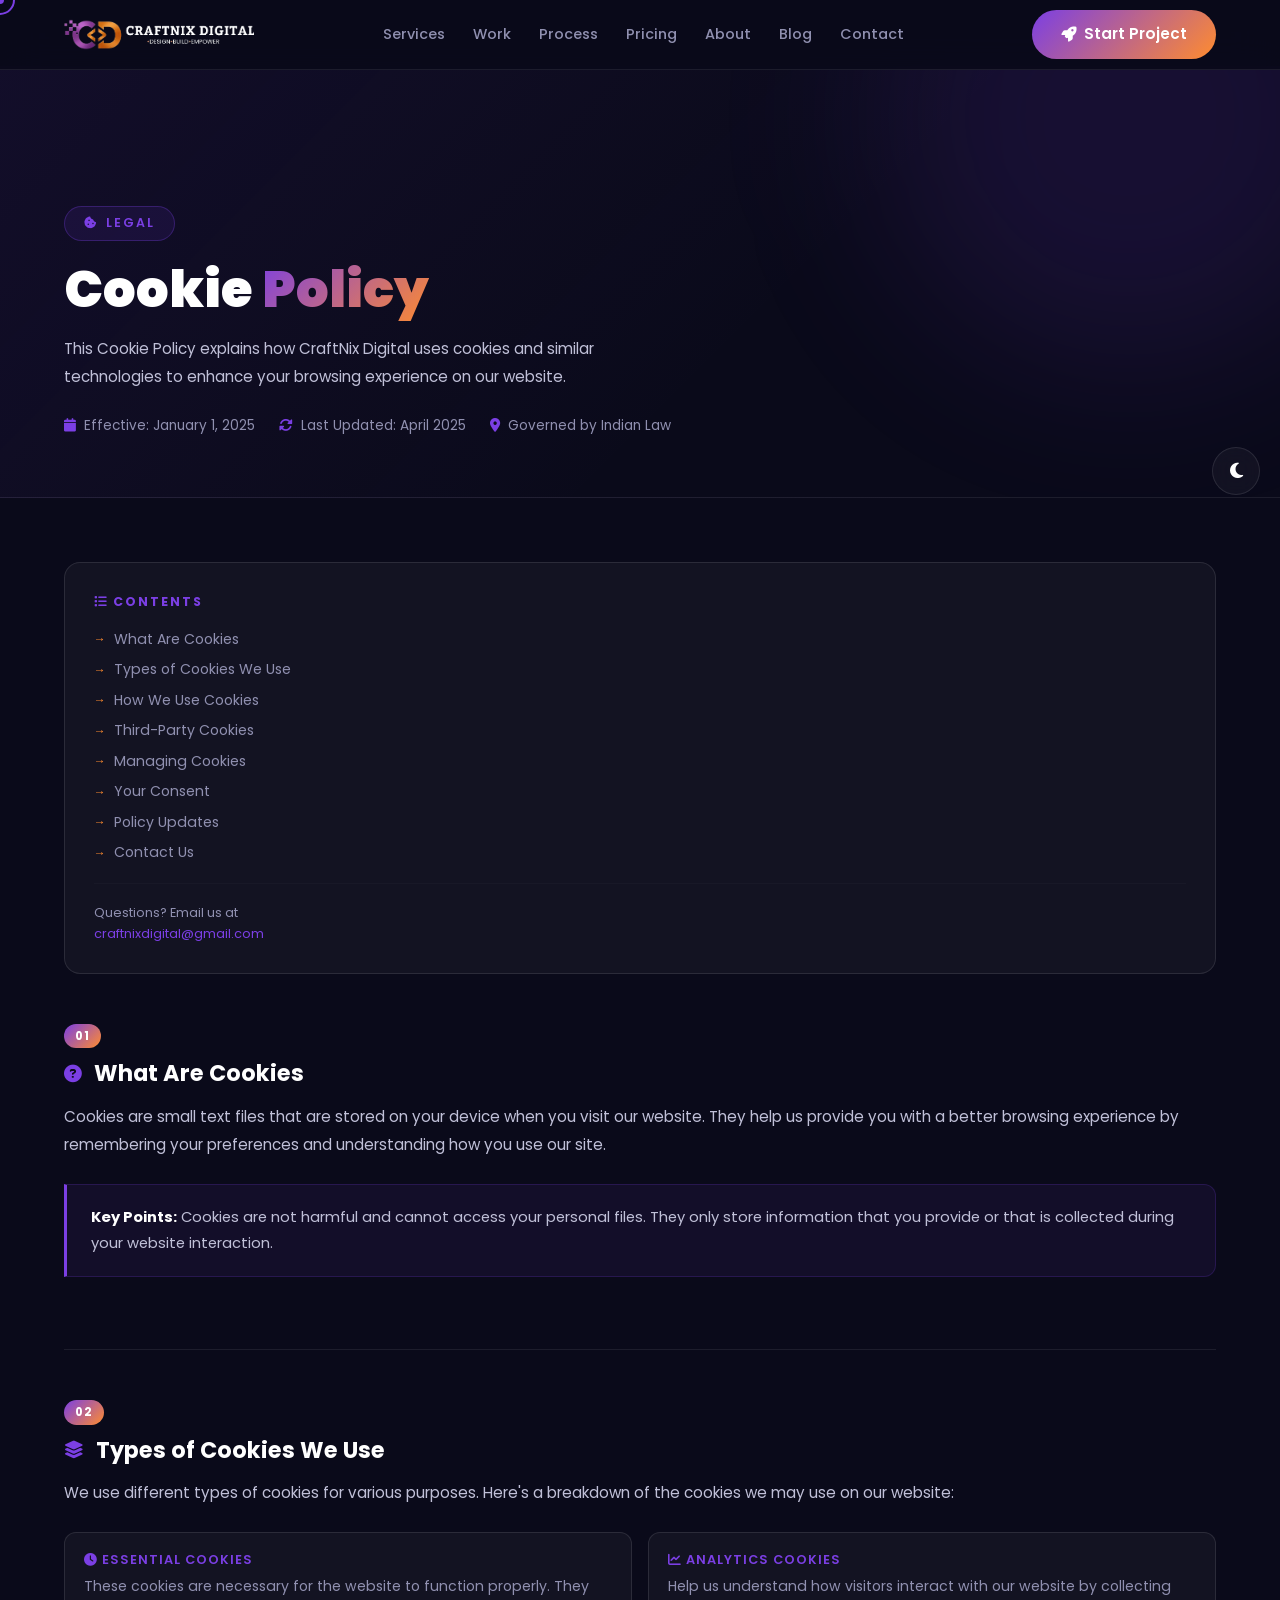
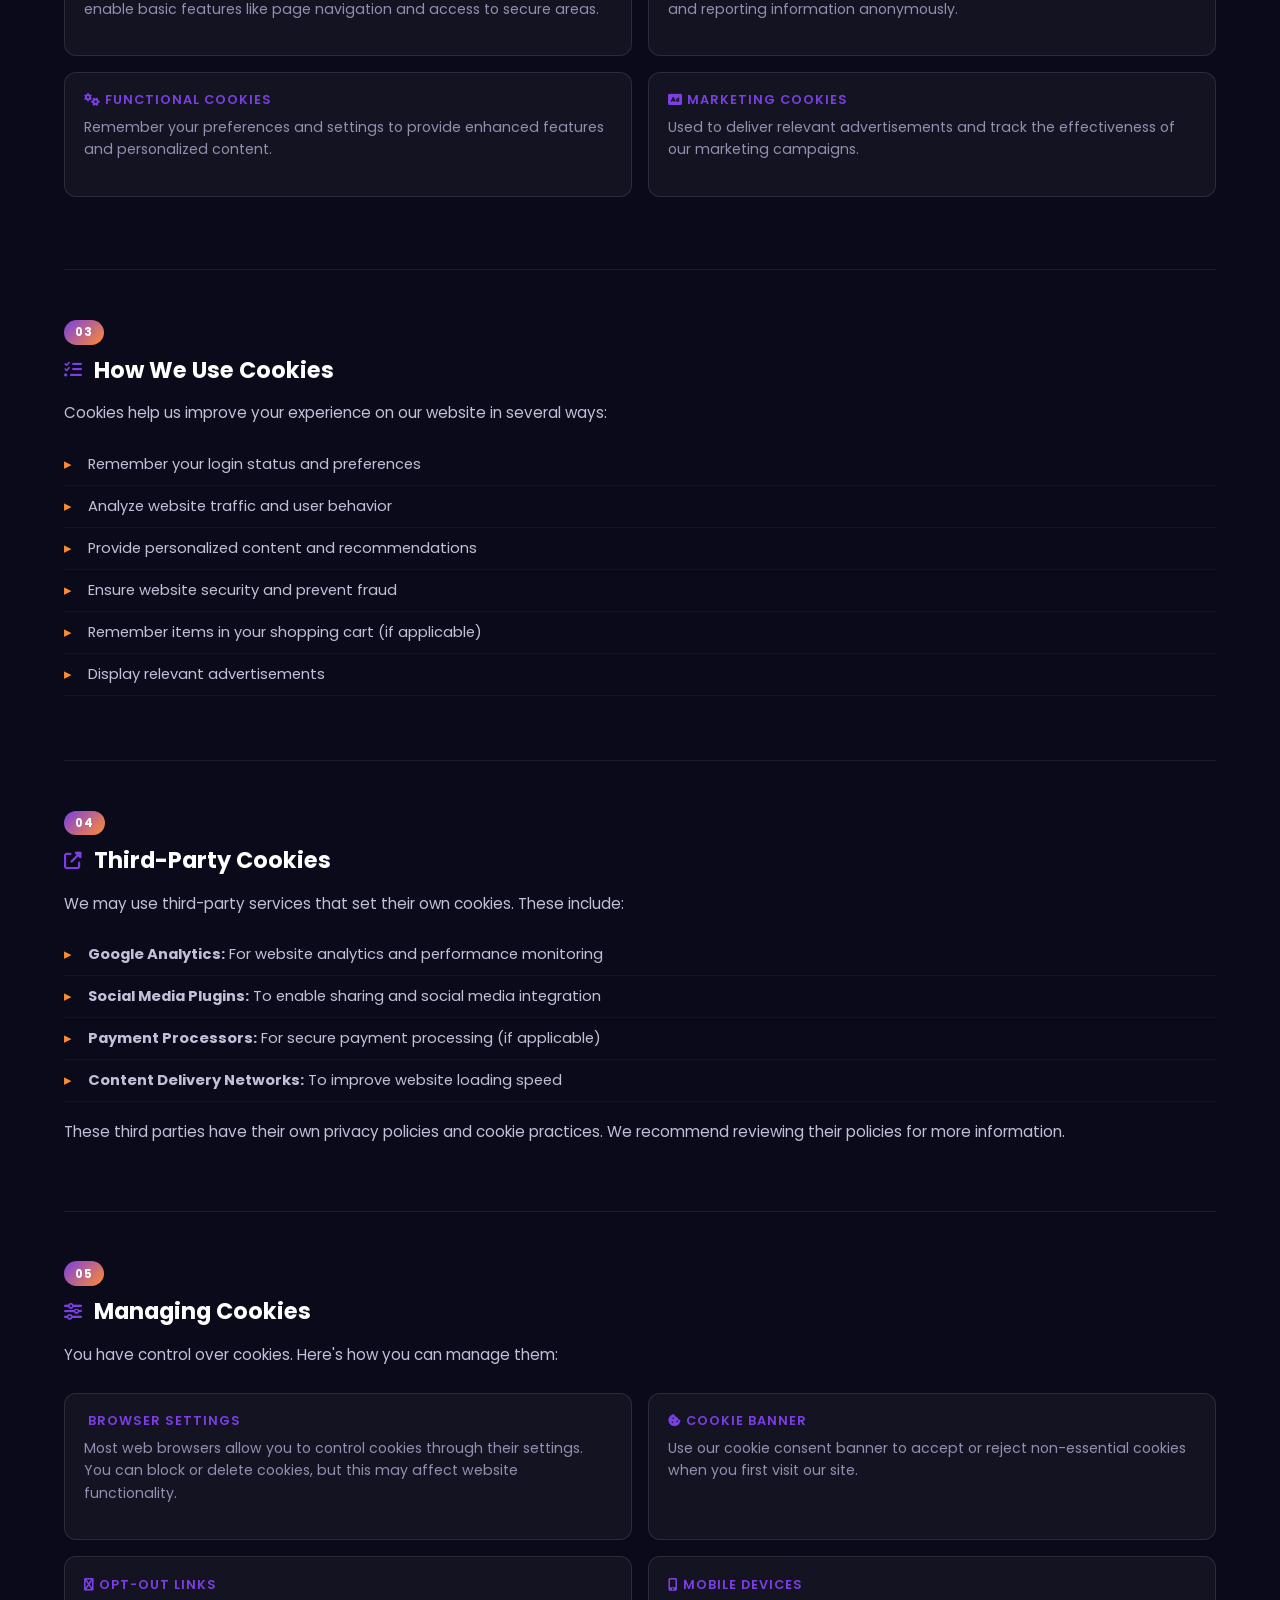
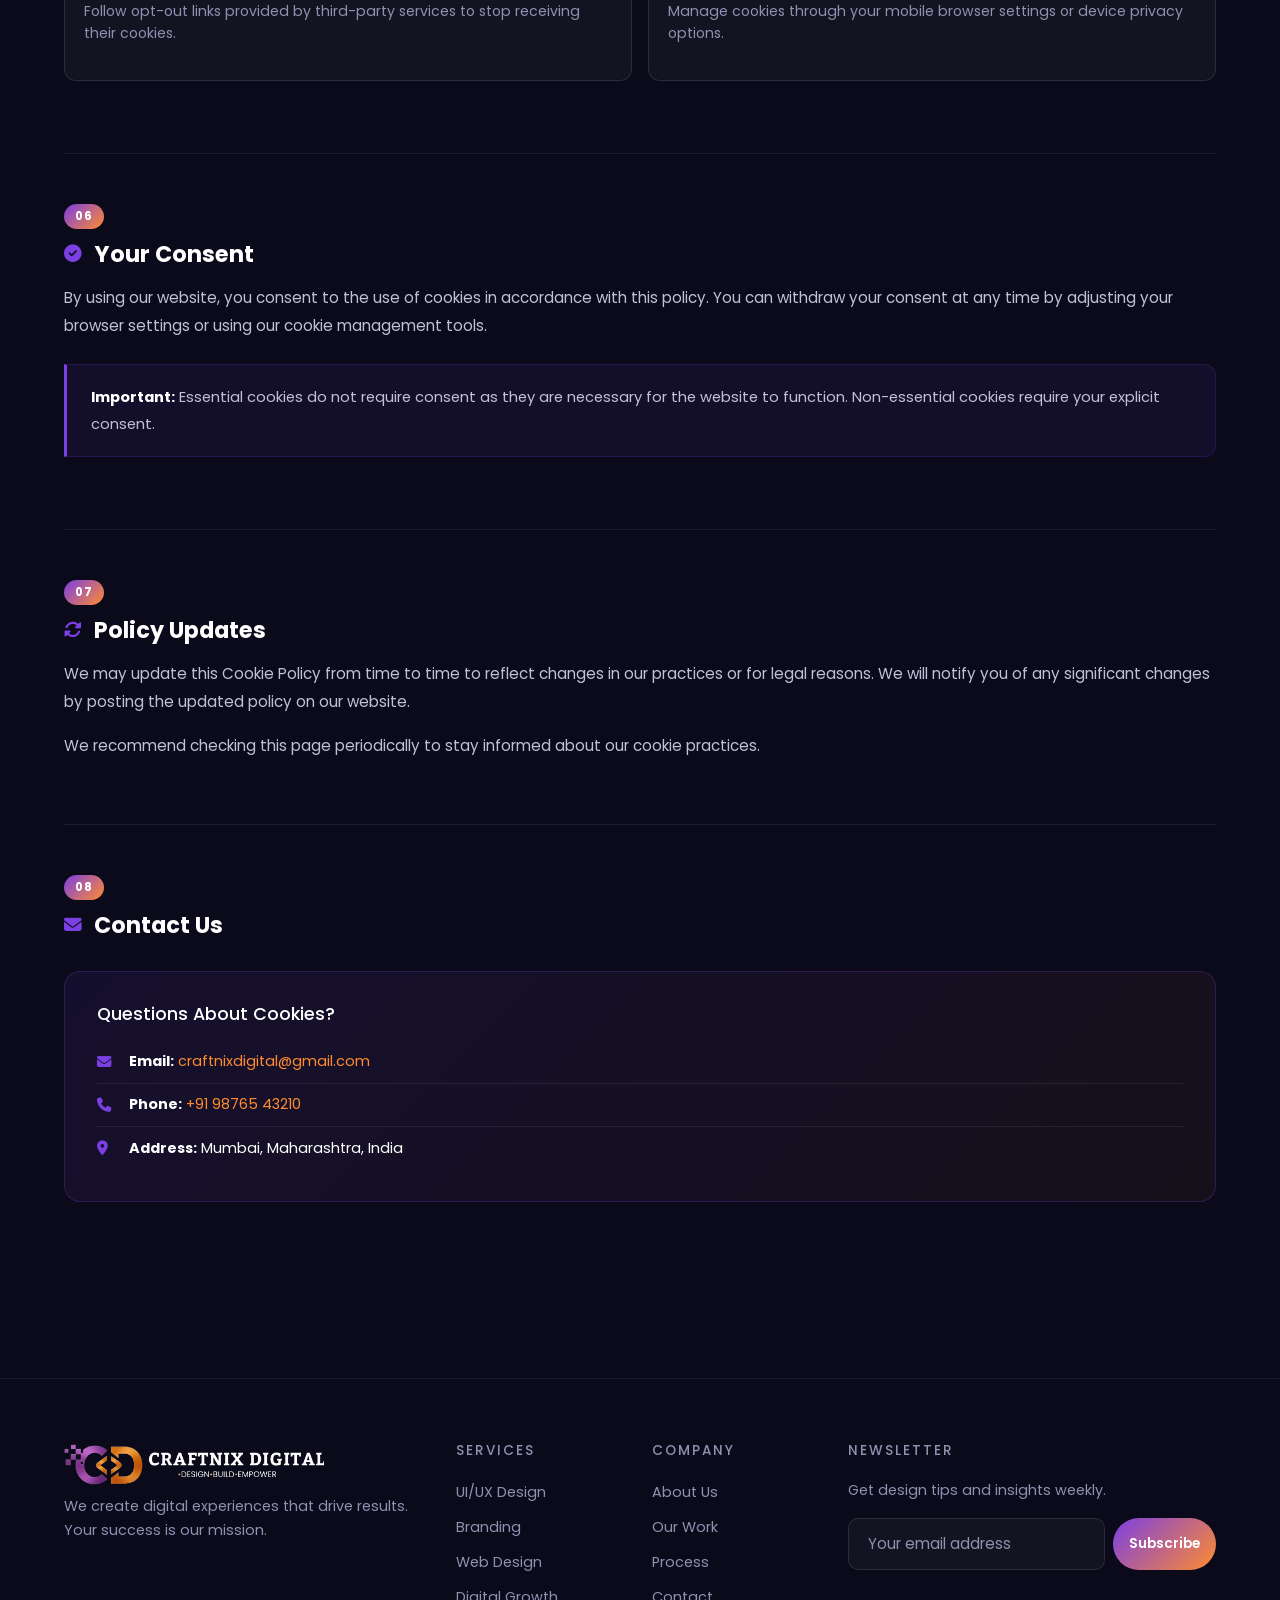
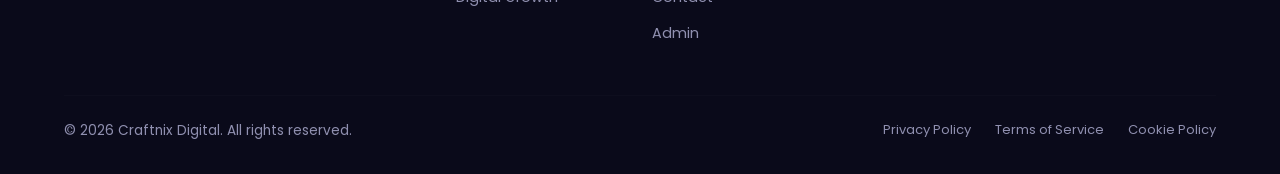
<file: cookie-policy.html>
<!DOCTYPE html>
<html lang="en">
<head>
    <meta charset="UTF-8">
    <meta name="viewport" content="width=device-width, initial-scale=1.0">

    <!-- SEO Meta Tags -->
    <title>Cookie Policy | Craftnix Digital | Web Design & Development Agency in Mumbai, Nallasopara</title>
    <meta name="description" content="Read our latest blog posts on UI/UX design, branding, digital marketing, and web development. Insights and tips from CraftNix Digital.">
    <meta name="keywords" content="blog, UI/UX design, branding, digital marketing, web development, CraftNix Digital">
    <meta name="author" content="CraftNix Digital">
    <meta name="robots" content="index, follow">
   <!-- Canonical URL -->
    <link rel="canonical" href="https://craftnixdigital.online/cookie-policy.html">
    <!-- Google Verification -->
<meta name="google-site-verification" content="6-V88FepyYYlTcREVZJym8dvhQWogs1c6108GgBm380" />
    
    <meta property="og:type" content="website">
    <meta property="og:url" content="https://craftnixdigital.online/">
    <meta property="og:title" content="Craftnix Digital | Web Design & Development Agency in Mumbai, Nallasopara">
    <meta property="og:description" content="We design & build stunning digital experiences for businesses across India. UI/UX, Branding, Web Development & more. Based in Nallasopara, Mumbai.">
    <meta property="og:image" content="https://craftnixdigital.online/assets/images/og-image.jpg">
    <meta property="og:image:width" content="1200">
    <meta property="og:image:height" content="630">
    <meta property="og:image:alt" content="Craftnix Digital - Design Build Empower">
    <meta property="og:site_name" content="Craftnix Digital">
    <meta property="og:locale" content="en_IN">

    
     <!-- Favicon -->
    <link rel="icon" type="image/x-icon" href="assets/images/favicon.ico">
    
    <!-- Bootstrap 5 CSS -->
    <link href="https://cdn.jsdelivr.net/npm/bootstrap@5.3.0/dist/css/bootstrap.min.css" rel="stylesheet">
    
    <!-- Font Awesome Icons -->
    <link rel="stylesheet" href="https://cdnjs.cloudflare.com/ajax/libs/font-awesome/6.4.0/css/all.min.css">
    <!-- Google tag (gtag.js) -->
<script async src="https://www.googletagmanager.com/gtag/js?id=G-Q2YMWCES11"></script>
<script>
  window.dataLayer = window.dataLayer || [];
  function gtag(){dataLayer.push(arguments);}
  gtag('js', new Date());

  gtag('config', 'G-Q2YMWCES11');
</script>
    
    <!-- Google Fonts -->
    <link href="https://fonts.googleapis.com/css2?family=Poppins:wght@300;400;500;600;700;800;900&family=Space+Grotesk:wght@400;500;600;700&display=swap" rel="stylesheet">
    
    <!-- Custom CSS Files -->
    <link rel="stylesheet" href="css/animations.css">
    <link rel="stylesheet" href="css/style.css">
    <style>
        
        /* Hero */
        .page-hero {
            padding: 140px 0 60px;
            background: linear-gradient(135deg, rgba(123,63,228,0.08) 0%, transparent 60%);
            position: relative; overflow: hidden;
            border-bottom: 1px solid var(--border);
        }

        .page-hero::before {
            content: '';
            position: absolute; top: -200px; right: -100px;
            width: 500px; height: 500px;
            background: rgba(123,63,228,0.12);
            border-radius: 50%; filter: blur(80px); pointer-events: none;
        }

        .container { max-width: 900px; margin: 0 auto; padding: 0 1.5rem; }

        .page-badge {
            display: inline-flex; align-items: center; gap: 0.5rem;
            padding: 0.4rem 1.2rem;
            background: rgba(123,63,228,0.1);
            border: 1px solid rgba(123,63,228,0.3);
            border-radius: 50px; color: var(--purple);
            font-size: 0.78rem; font-weight: 600;
            text-transform: uppercase; letter-spacing: 2px;
            margin-bottom: 1.2rem;
        }

        .page-title {
            font-size: clamp(2rem, 5vw, 3.2rem);
            font-weight: 900; line-height: 1.15;
            margin-bottom: 1rem;
        }

        .text-gradient {
            background: linear-gradient(135deg, var(--purple), var(--orange));
            -webkit-background-clip: text; -webkit-text-fill-color: transparent;
            background-clip: text;
        }

        .page-meta {
            display: flex; align-items: center; gap: 1.5rem;
            flex-wrap: wrap; margin-top: 1.5rem;
        }

        .meta-item {
            display: flex; align-items: center; gap: 0.5rem;
            font-size: 0.85rem; color: var(--text-muted);
        }

        .meta-item i { color: var(--purple); }

        /* Content */
        .content-wrap { padding: 4rem 0 6rem; }

        /* TOC */
        .toc-card {
            background: var(--glass); border: 1px solid var(--glass-border);
            border-radius: var(--radius); padding: 1.8rem;
            margin-bottom: 3rem; position: sticky; top: 80px;
        }

        .toc-title {
            font-size: 0.78rem; font-weight: 700; text-transform: uppercase;
            letter-spacing: 2px; color: var(--purple); margin-bottom: 1rem;
        }

        .toc-list { list-style: none; }

        .toc-list li { margin-bottom: 0.5rem; }

        .toc-list a {
            color: var(--text-muted); font-size: 0.88rem;
            transition: var(--transition); display: flex; align-items: center; gap: 0.5rem;
        }

        .toc-list a::before {
            content: '→'; color: var(--orange); font-size: 0.75rem;
            transition: var(--transition);
        }

        .toc-list a:hover { color: var(--text-white); }
        .toc-list a:hover::before { transform: translateX(4px); }

        .layout-grid {
            display: block; grid-template-columns: 280px 1fr; gap: 3rem;
            align-items: start;
        }

        /* Sections */
        .policy-section {
            margin-bottom: 3rem;
            padding-bottom: 3rem;
            border-bottom: 1px solid var(--border);
        }

        .policy-section:last-child { border-bottom: none; margin-bottom: 0; }

        .section-num {
            display: inline-block;
            background: linear-gradient(135deg, var(--purple), var(--orange));
            color: white; font-size: 0.72rem; font-weight: 700;
            padding: 0.2rem 0.7rem; border-radius: 50px;
            margin-bottom: 0.75rem; letter-spacing: 1px;
        }

        .section-heading {
            font-size: 1.4rem; font-weight: 700; margin-bottom: 1rem;
            display: flex; align-items: center; gap: 0.75rem;
        }

        .section-heading i { color: var(--purple); font-size: 1.1rem; }

        .policy-text {
            color: var(--text-light); line-height: 1.85;
            font-size: 0.95rem; margin-bottom: 1rem;
        }

        .policy-list {
            list-style: none; margin: 1rem 0;
        }

        .policy-list li {
            color: var(--text-light); font-size: 0.92rem;
            padding: 0.5rem 0 0.5rem 1.5rem;
            position: relative; border-bottom: 1px solid rgba(255,255,255,0.04);
            line-height: 1.7;
        }

        .policy-list li::before {
            content: '▸'; position: absolute; left: 0;
            color: var(--orange);
        }

        .highlight-box {
            background: rgba(123,63,228,0.08);
            border: 1px solid rgba(123,63,228,0.2);
            border-left: 3px solid var(--purple);
            border-radius: 0 12px 12px 0;
            padding: 1.2rem 1.5rem; margin: 1.5rem 0;
        }

        .highlight-box p {
            color: var(--text-light); font-size: 0.92rem;
            line-height: 1.8; margin: 0;
        }

        .highlight-box strong { color: var(--text-white); }

        .info-grid {
            display: grid; grid-template-columns: 1fr 1fr;
            gap: 1rem; margin: 1.5rem 0;
        }

        .info-tile {
            background: var(--glass); border: 1px solid var(--glass-border);
            border-radius: 12px; padding: 1.2rem;
        }

        .info-tile h5 {
            font-size: 0.8rem; color: var(--purple); font-weight: 600;
            text-transform: uppercase; letter-spacing: 1px; margin-bottom: 0.5rem;
        }

        .info-tile p { color: var(--text-muted); font-size: 0.88rem; line-height: 1.6; }

        /* Contact Card */
        .contact-card {
            background: linear-gradient(135deg, rgba(123,63,228,0.1), rgba(255,140,47,0.05));
            border: 1px solid rgba(123,63,228,0.25);
            border-radius: var(--radius); padding: 2rem; margin-top: 2rem;
        }

        .contact-card h4 { font-size: 1.1rem; margin-bottom: 1rem; }

        .contact-item {
            display: flex; align-items: center; gap: 0.75rem;
            padding: 0.6rem 0; border-bottom: 1px solid var(--border);
            font-size: 0.9rem;
        }

        .contact-item:last-child { border-bottom: none; }
        .contact-item i { color: var(--purple); width: 20px; }
        .contact-item a { color: var(--orange); }
        .contact-item a:hover { text-decoration: underline; }

        

        /* Responsive */
        @media (max-width: 900px) {
            .layout-grid { grid-template-columns: 1fr; }
            .toc-card { position: static; }
            .info-grid { grid-template-columns: 1fr; }
            .nav-links, .btn-nav { display: none; }
            .hamburger { display: flex; }
        }

        @media (max-width: 600px) {
            .page-hero { padding: 120px 0 40px; }
            .content-wrap { padding: 2rem 0 4rem; }
            .section-heading { font-size: 1.2rem; }
        }

        /* Fade in */
        .fade-in {
            opacity: 0; transform: translateY(20px);
            animation: fadeUp 0.6s ease forwards;
        }

        @keyframes fadeUp {
            to { opacity: 1; transform: translateY(0); }
        }

        .fade-in:nth-child(1) { animation-delay: 0.1s; }
        .fade-in:nth-child(2) { animation-delay: 0.2s; }
        .fade-in:nth-child(3) { animation-delay: 0.3s; }
    </style>
</head>
<body>


<!-- ========================================
     PAGE LOADER
     ======================================== -->
<div id="pageLoader">
    <div class="loader-logo"><img src="assets/images/loader-craftnix.png"></div>
    <div class="loader-bar">
        <div class="loader-bar-fill"></div>
    </div>
</div>


<!-- ========================================
     SCROLL PROGRESS BAR (Top)
     ======================================== -->
<div id="scrollProgressBar"></div>

<!-- ========================================
     THEME TOGGLE BUTTON
     ======================================== -->
<button id="themeToggle" title="Toggle Theme">
    <i class="fas fa-moon"></i>
</button>

<!-- ========================================
     NAVBAR
     ======================================== -->
<!-- NAVBAR -->
<nav class="navbar fixed-top" id="mainNavbar">
    <div class="container d-flex align-items-center justify-content-between">

        <!-- Logo -->
        <a class="navbar-brand" href="index.html#home">
            <img src="assets/images/craftnix_logo.png" alt="Craftnix Digital" class="nav-logo">
        </a>

        <!-- Desktop Nav Links -->
        <ul class="navbar-nav-desktop d-none d-lg-flex align-items-center gap-1 mb-0">
            <li><a class="nav-link" href="index.html#services">Services</a></li>
            <li><a class="nav-link" href="index.html#portfolio">Work</a></li>
            <li><a class="nav-link" href="index.html#process">Process</a></li>
            <li><a class="nav-link" href="index.html#pricing">Pricing</a></li>
            <li><a class="nav-link" href="index.html#about">About</a></li>
            <li><a class="nav-link" href="index.html#blog">Blog</a></li>
            <li><a class="nav-link" href="index.html#contact">Contact</a></li>
        </ul>

        <!-- Right Side -->
        <div class="d-flex align-items-center gap-2">
            <button class="btn btn-glow d-none d-lg-inline-flex" onclick="openModal('projectModal')">
                <i class="fas fa-rocket"></i> Start Project
            </button>
            <!-- Mobile Hamburger -->
            <button class="offcanvas-toggle-btn d-lg-none" onclick="openOffcanvas()">
                <i class="fas fa-bars"></i>
            </button>
        </div>

    </div>
</nav>

<!-- ========== OFFCANVAS OVERLAY ========== -->
<div class="offcanvas-overlay" id="offcanvasOverlay" onclick="closeOffcanvas()"></div>

<!-- ========== OFFCANVAS PANEL ========== -->
<div class="offcanvas-panel" id="offcanvasPanel">
    <div class="offcanvas-header">
        <img src="assets/images/craftnix_logo.png" alt="CraftNix" class="offcanvas-logo">
        <button class="offcanvas-close-btn" onclick="closeOffcanvas()">
            <i class="fas fa-times"></i>
        </button>
    </div>
    <nav class="offcanvas-nav">
        <a href="index.html#services" onclick="closeOffcanvas()">Services</a>
        <a href="index.html#portfolio" onclick="closeOffcanvas()">Work</a>
        <a href="index.html#process" onclick="closeOffcanvas()">Process</a>
        <a href="index.html#pricing" onclick="closeOffcanvas()">Pricing</a>
        <a href="index.html#about" onclick="closeOffcanvas()">About</a>
        <a href="index.html#blog" onclick="closeOffcanvas()">Blog</a>
        <a href="index.html#contact" onclick="closeOffcanvas()">Contact</a>
    </nav>
    <div class="offcanvas-footer">
        <button class="btn-glow w-100 justify-content-center" onclick="openModal('projectModal'); closeOffcanvas()">
            <i class="fas fa-rocket"></i> Start Project
        </button>
    </div>
</div>

<!-- Hero -->
<section class="page-hero">
    <div class="container">
        <div class="fade-in">
            <span class="page-badge"><i class="fas fa-cookie-bite"></i> Legal</span>
        </div>
        <h1 class="page-title fade-in">
            Cookie <span class="text-gradient">Policy</span>
        </h1>
        <p class="policy-text fade-in" style="max-width:600px; margin-top:0.5rem;">
            This Cookie Policy explains how CraftNix Digital uses cookies and similar technologies to enhance your browsing experience on our website.
        </p>
        <div class="page-meta">
            <div class="meta-item"><i class="fas fa-calendar"></i> Effective: January 1, 2025</div>
            <div class="meta-item"><i class="fas fa-sync-alt"></i> Last Updated: April 2025</div>
            <div class="meta-item"><i class="fas fa-map-marker-alt"></i> Governed by Indian Law</div>
        </div>
    </div>
</section>

<!-- Content -->
<section class="content-wrap">
    <div class="container">
        <div class="layout-grid">

            <!-- TOC Sidebar -->
            <aside>
                <div class="toc-card">
                    <div class="toc-title"><i class="fas fa-list"></i> Contents</div>
                    <ul class="toc-list">
                        <li><a href="#what-cookies">What Are Cookies</a></li>
                        <li><a href="#types-cookies">Types of Cookies We Use</a></li>
                        <li><a href="#how-use-cookies">How We Use Cookies</a></li>
                        <li><a href="#third-party-cookies">Third-Party Cookies</a></li>
                        <li><a href="#managing-cookies">Managing Cookies</a></li>
                        <li><a href="#cookie-consent">Your Consent</a></li>
                        <li><a href="#updates">Policy Updates</a></li>
                        <li><a href="#contact-cookie">Contact Us</a></li>
                    </ul>
                    <hr style="border-color:var(--border); margin: 1.2rem 0;">
                    <div style="font-size:0.8rem; color:var(--text-muted); line-height:1.6;">
                        Questions? Email us at<br>
                        <a href="mailto:craftnixdigital@gmail.com" style="color:var(--purple);">craftnixdigital@gmail.com</a>
                    </div>
                </div>
            </aside>

            <!-- Main Content -->
            <main>

                <!-- Section 1 -->
                <div class="policy-section" id="what-cookies">
                    <span class="section-num">01</span>
                    <h2 class="section-heading"><i class="fas fa-question-circle"></i> What Are Cookies</h2>
                    <p class="policy-text">
                        Cookies are small text files that are stored on your device when you visit our website. They help us provide you with a better browsing experience by remembering your preferences and understanding how you use our site.
                    </p>
                    <div class="highlight-box">
                        <p><strong>Key Points:</strong> Cookies are not harmful and cannot access your personal files. They only store information that you provide or that is collected during your website interaction.</p>
                    </div>
                </div>

                <!-- Section 2 -->
                <div class="policy-section" id="types-cookies">
                    <span class="section-num">02</span>
                    <h2 class="section-heading"><i class="fas fa-layer-group"></i> Types of Cookies We Use</h2>
                    <p class="policy-text">
                        We use different types of cookies for various purposes. Here's a breakdown of the cookies we may use on our website:
                    </p>
                    <div class="info-grid">
                        <div class="info-tile">
                            <h5><i class="fas fa-clock"></i> Essential Cookies</h5>
                            <p>These cookies are necessary for the website to function properly. They enable basic features like page navigation and access to secure areas.</p>
                        </div>
                        <div class="info-tile">
                            <h5><i class="fas fa-chart-line"></i> Analytics Cookies</h5>
                            <p>Help us understand how visitors interact with our website by collecting and reporting information anonymously.</p>
                        </div>
                        <div class="info-tile">
                            <h5><i class="fas fa-cogs"></i> Functional Cookies</h5>
                            <p>Remember your preferences and settings to provide enhanced features and personalized content.</p>
                        </div>
                        <div class="info-tile">
                            <h5><i class="fas fa-ad"></i> Marketing Cookies</h5>
                            <p>Used to deliver relevant advertisements and track the effectiveness of our marketing campaigns.</p>
                        </div>
                    </div>
                </div>

                <!-- Section 3 -->
                <div class="policy-section" id="how-use-cookies">
                    <span class="section-num">03</span>
                    <h2 class="section-heading"><i class="fas fa-tasks"></i> How We Use Cookies</h2>
                    <p class="policy-text">
                        Cookies help us improve your experience on our website in several ways:
                    </p>
                    <ul class="policy-list">
                        <li>Remember your login status and preferences</li>
                        <li>Analyze website traffic and user behavior</li>
                        <li>Provide personalized content and recommendations</li>
                        <li>Ensure website security and prevent fraud</li>
                        <li>Remember items in your shopping cart (if applicable)</li>
                        <li>Display relevant advertisements</li>
                    </ul>
                </div>

                <!-- Section 4 -->
                <div class="policy-section" id="third-party-cookies">
                    <span class="section-num">04</span>
                    <h2 class="section-heading"><i class="fas fa-external-link-alt"></i> Third-Party Cookies</h2>
                    <p class="policy-text">
                        We may use third-party services that set their own cookies. These include:
                    </p>
                    <ul class="policy-list">
                        <li><strong>Google Analytics:</strong> For website analytics and performance monitoring</li>
                        <li><strong>Social Media Plugins:</strong> To enable sharing and social media integration</li>
                        <li><strong>Payment Processors:</strong> For secure payment processing (if applicable)</li>
                        <li><strong>Content Delivery Networks:</strong> To improve website loading speed</li>
                    </ul>
                    <p class="policy-text">
                        These third parties have their own privacy policies and cookie practices. We recommend reviewing their policies for more information.
                    </p>
                </div>

                <!-- Section 5 -->
                <div class="policy-section" id="managing-cookies">
                    <span class="section-num">05</span>
                    <h2 class="section-heading"><i class="fas fa-sliders-h"></i> Managing Cookies</h2>
                    <p class="policy-text">
                        You have control over cookies. Here's how you can manage them:
                    </p>
                    <div class="info-grid">
                        <div class="info-tile">
                            <h5><i class="fas fa-browser"></i> Browser Settings</h5>
                            <p>Most web browsers allow you to control cookies through their settings. You can block or delete cookies, but this may affect website functionality.</p>
                        </div>
                        <div class="info-tile">
                            <h5><i class="fas fa-cookie-bite"></i> Cookie Banner</h5>
                            <p>Use our cookie consent banner to accept or reject non-essential cookies when you first visit our site.</p>
                        </div>
                        <div class="info-tile">
                            <h5><i class="fas fa-optin-monster"></i> Opt-Out Links</h5>
                            <p>Follow opt-out links provided by third-party services to stop receiving their cookies.</p>
                        </div>
                        <div class="info-tile">
                            <h5><i class="fas fa-mobile-alt"></i> Mobile Devices</h5>
                            <p>Manage cookies through your mobile browser settings or device privacy options.</p>
                        </div>
                    </div>
                </div>

                <!-- Section 6 -->
                <div class="policy-section" id="cookie-consent">
                    <span class="section-num">06</span>
                    <h2 class="section-heading"><i class="fas fa-check-circle"></i> Your Consent</h2>
                    <p class="policy-text">
                        By using our website, you consent to the use of cookies in accordance with this policy. You can withdraw your consent at any time by adjusting your browser settings or using our cookie management tools.
                    </p>
                    <div class="highlight-box">
                        <p><strong>Important:</strong> Essential cookies do not require consent as they are necessary for the website to function. Non-essential cookies require your explicit consent.</p>
                    </div>
                </div>

                <!-- Section 7 -->
                <div class="policy-section" id="updates">
                    <span class="section-num">07</span>
                    <h2 class="section-heading"><i class="fas fa-sync-alt"></i> Policy Updates</h2>
                    <p class="policy-text">
                        We may update this Cookie Policy from time to time to reflect changes in our practices or for legal reasons. We will notify you of any significant changes by posting the updated policy on our website.
                    </p>
                    <p class="policy-text">
                        We recommend checking this page periodically to stay informed about our cookie practices.
                    </p>
                </div>

                <!-- Section 8 -->
                <div class="policy-section" id="contact-cookie">
                    <span class="section-num">08</span>
                    <h2 class="section-heading"><i class="fas fa-envelope"></i> Contact Us</h2>
                    <div class="contact-card">
                        <h4>Questions About Cookies?</h4>
                        <div class="contact-item">
                            <i class="fas fa-envelope"></i>
                            <div>
                                <strong>Email:</strong> <a href="mailto:craftnixdigital@gmail.com">craftnixdigital@gmail.com</a>
                            </div>
                        </div>
                        <div class="contact-item">
                            <i class="fas fa-phone"></i>
                            <div>
                                <strong>Phone:</strong> <a href="tel:+919876543210">+91 98765 43210</a>
                            </div>
                        </div>
                        <div class="contact-item">
                            <i class="fas fa-map-marker-alt"></i>
                            <div>
                                <strong>Address:</strong> Mumbai, Maharashtra, India
                            </div>
                        </div>
                    </div>
                </div>

            </main>
        </div>
    </div>
</section>
<!-- Start Project Modal -->
<div class="custom-modal-overlay" id="projectModal">
    <div class="custom-modal">
        <button class="modal-close" onclick="closeModal('projectModal')">
            <i class="fas fa-times"></i>
        </button>
        <div class="modal-badge">🚀 LET'S BUILD</div>
        <h3>Start Your Project</h3>
        <p>Tell us about your project and we'll get back to you within 24 hours.</p>
        <form id="projectStartForm">
            <div class="form-group-custom">
                <input type="text" class="form-input" placeholder="Your Name" required>
            </div>
            <div class="form-group-custom">
                <input type="email" class="form-input" placeholder="Your Email" required>
            </div>
            <div class="form-group-custom">
                <select class="form-input" required>
                    <option value="">Select Service</option>
                    <option value="ui-ux">UI/UX Design</option>
                    <option value="branding">Branding</option>
                    <option value="web">Website Design</option>
                    <option value="growth">Digital Growth</option>
                </select>
            </div>
            <div class="form-group-custom">
                <select class="form-input">
                    <option value="">Select Budget Range</option>
                    <option value="1k-5k">$1,000 - $5,000</option>
                    <option value="5k-15k">$5,000 - $15,000</option>
                    <option value="15k+">$15,000+</option>
                </select>
            </div>
            <div class="form-group-custom">
                <textarea class="form-input" rows="3" placeholder="Brief project description..." required></textarea>
            </div>
            <button type="submit" class="btn btn-glow w-100">
                <i class="fas fa-rocket"></i>
                Submit Project
            </button>
        </form>
    </div>
</div>

<!-- ========================================
     FOOTER
     ======================================== -->
<footer class="main-footer">
    <div class="container">
        <div class="footer-top row g-4">
            
            <div class="col-lg-4">
                <div class="footer-brand">
                    <img src="assets/images/craftnix_logo.png" alt="Craftnix Digital" class="footer-logo">
                </div>
                
                <p class="footer-desc">
                    We create digital experiences that drive results. Your success is our mission.
                </p>
            </div>

            <div class="col-lg-2 col-md-4">
                <h6 class="footer-heading">Services</h6>
                <ul class="footer-links">
                    <li><a href="#services">UI/UX Design</a></li>
                    <li><a href="#services">Branding</a></li>
                    <li><a href="#services">Web Design</a></li>
                    <li><a href="#services">Digital Growth</a></li>
                </ul>
            </div>

            <div class="col-lg-2 col-md-4">
                <h6 class="footer-heading">Company</h6>
                <ul class="footer-links">
                    <li><a href="#about">About Us</a></li>
                    <li><a href="#portfolio">Our Work</a></li>
                    <li><a href="#process">Process</a></li>
                    <li><a href="#contact">Contact</a></li>
                    <li><a href="admin-login.html">Admin</a></li>
                </ul>
            </div>

            <div class="col-lg-4 col-md-4">
                <h6 class="footer-heading">Newsletter</h6>
                <p style="color: var(--text-muted); font-size: 0.9rem; margin-bottom: 1rem;">
                    Get design tips and insights weekly.
                </p>
                <div class="newsletter-form">
                    <input type="email" placeholder="Your email address" class="form-input">
                    <button class="btn btn-glow btn-sm">Subscribe</button>
                </div>
            </div>

        </div>

        <hr class="footer-divider">

        <div class="footer-bottom">
            <p>© 2026 Craftnix Digital. All rights reserved.</p>
            <div class="footer-legal">
                <a href="privacy.html" target="_blank">Privacy Policy</a>
                <a href="terms.html" target="_blank">Terms of Service</a>
                <a href="cookie-policy.html">Cookie Policy</a>
            </div>
        </div>
    </div>
</footer>


<script>
    // Scroll Progress
    window.addEventListener('scroll', () => {
        const scrollTop = window.scrollY || document.documentElement.scrollTop;
        const docHeight = document.documentElement.scrollHeight - document.documentElement.clientHeight;
        const progress = (scrollTop / docHeight) * 100;
        document.getElementById('scrollBar').style.width = Math.min(progress, 100) + '%';
    }, { passive: true });
</script>
<div class="cursor-dot"></div>
<div class="cursor-outline"></div>

<!-- Bootstrap JS -->

<script src="https://cdn.jsdelivr.net/npm/bootstrap@5.3.0/dist/js/bootstrap.bundle.min.js"></script>

<script src="js/utils.js"></script>
<script src="js/main.js"></script>
</body>
</html>
</file>
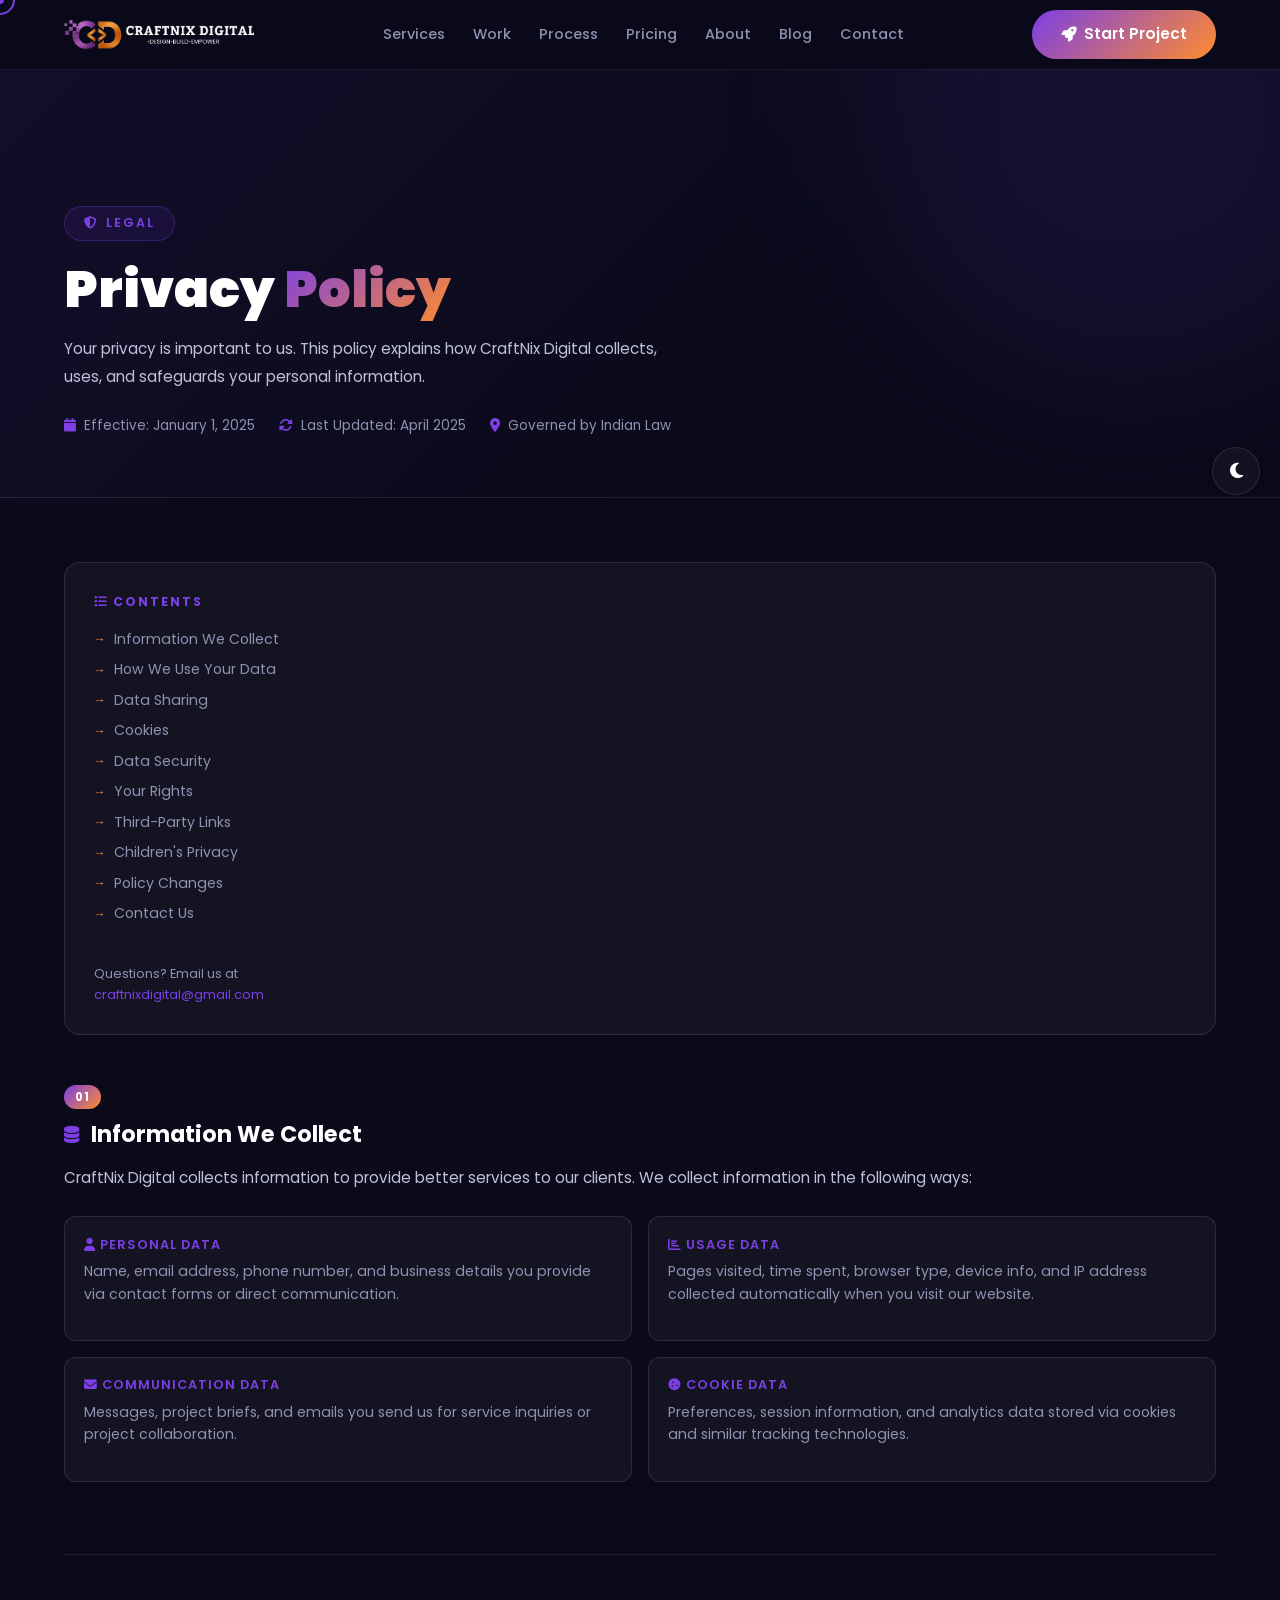
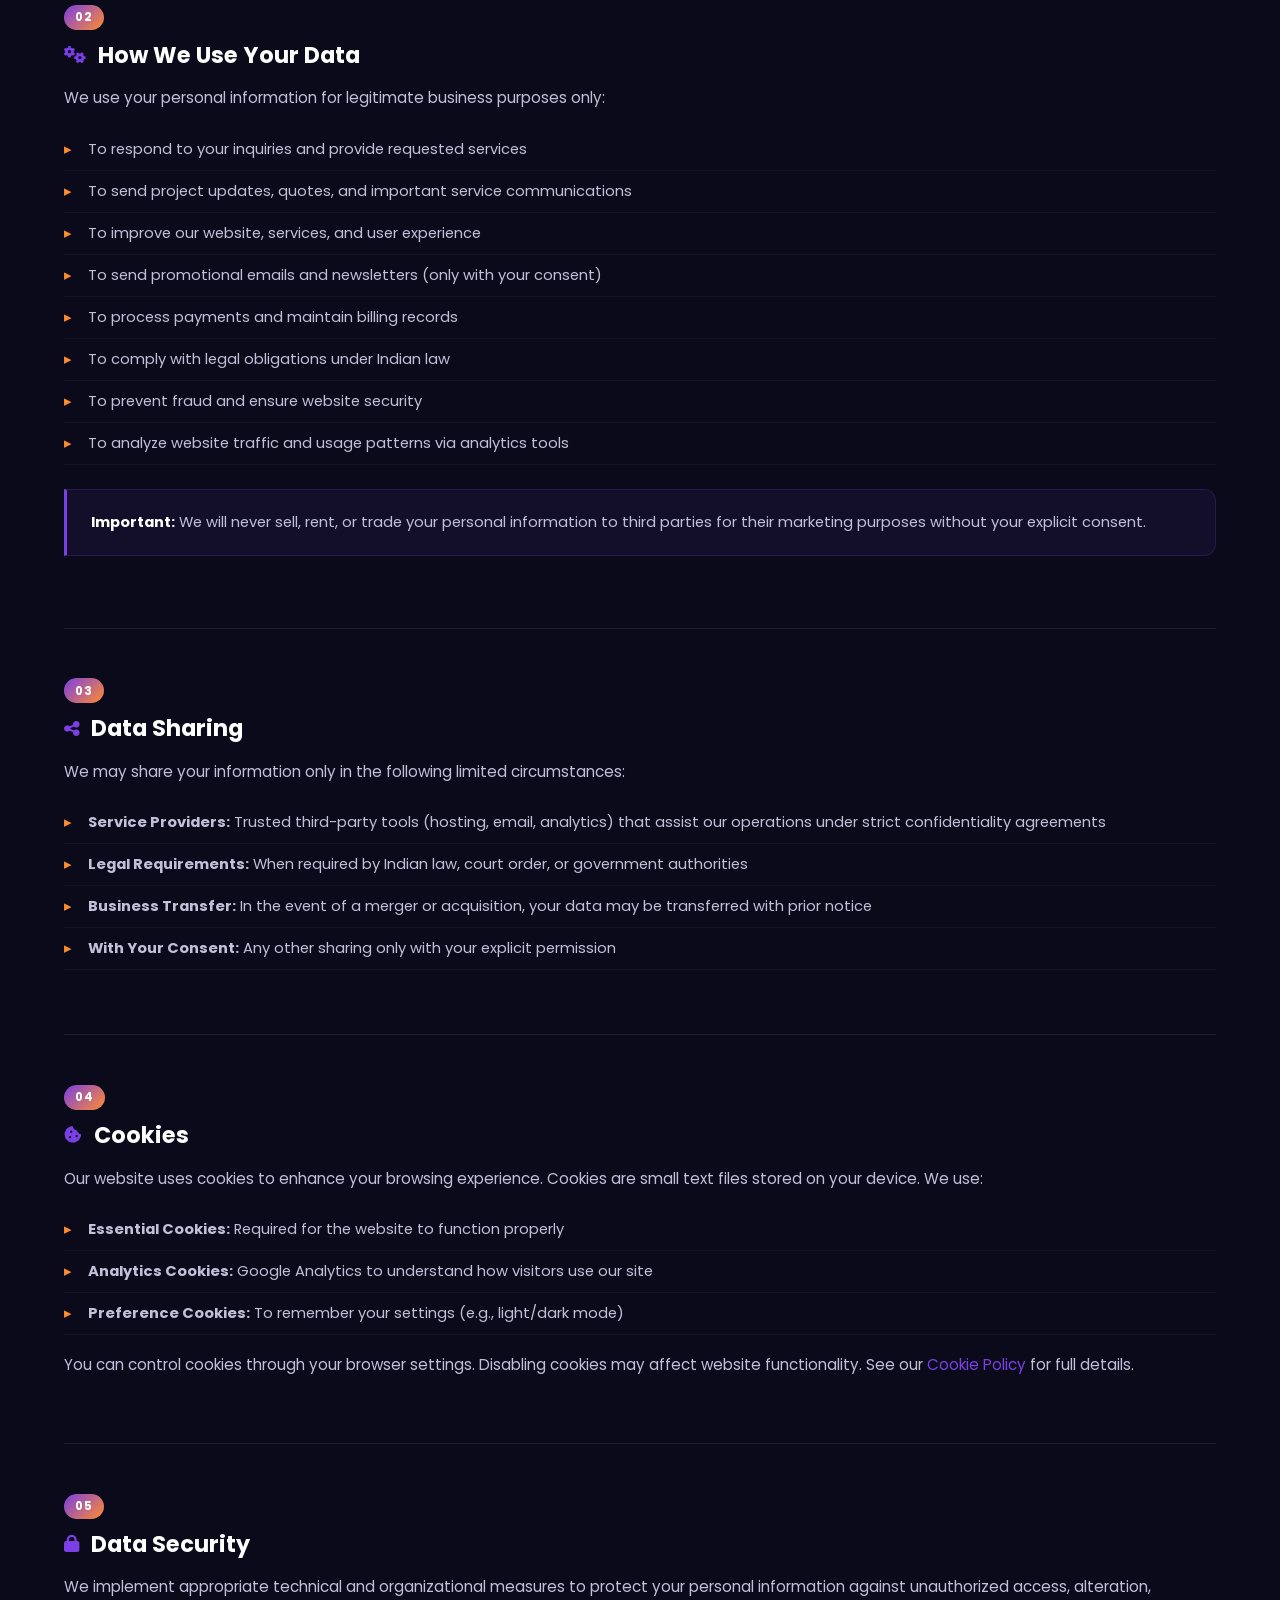
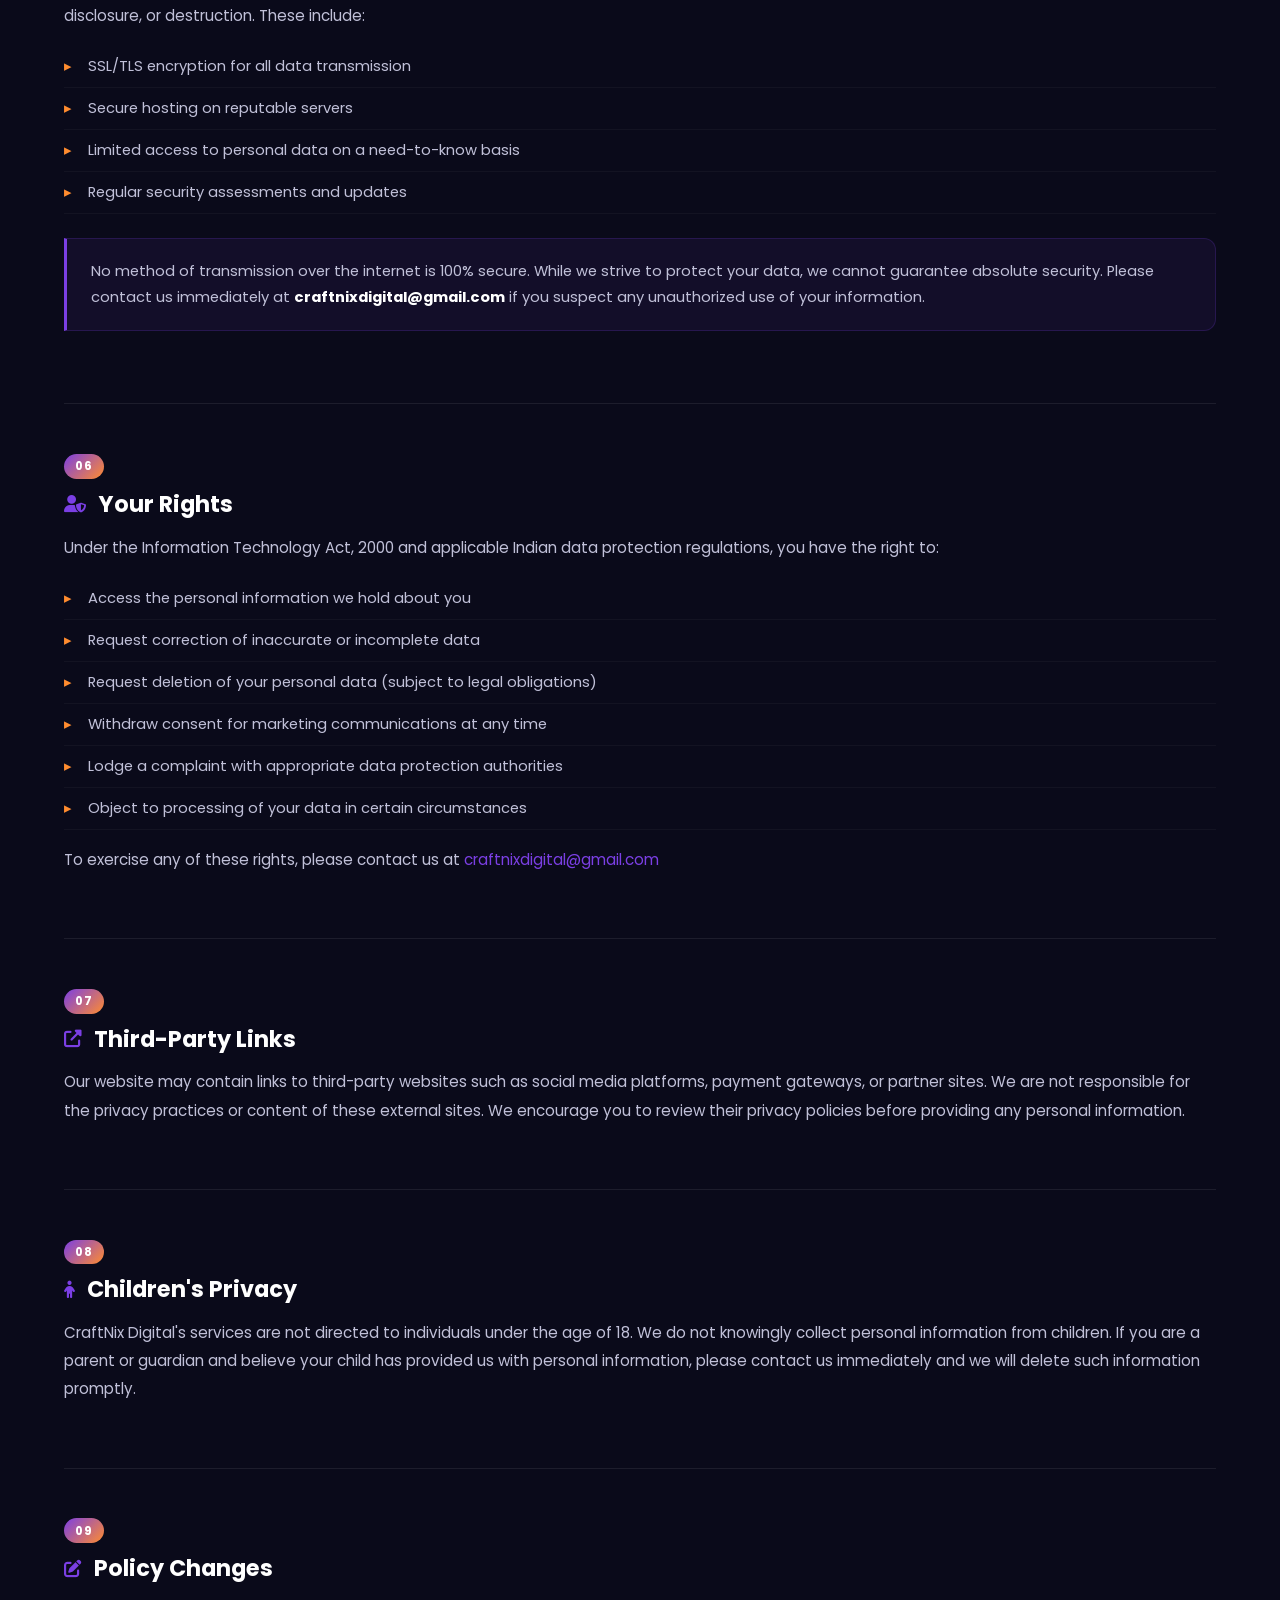
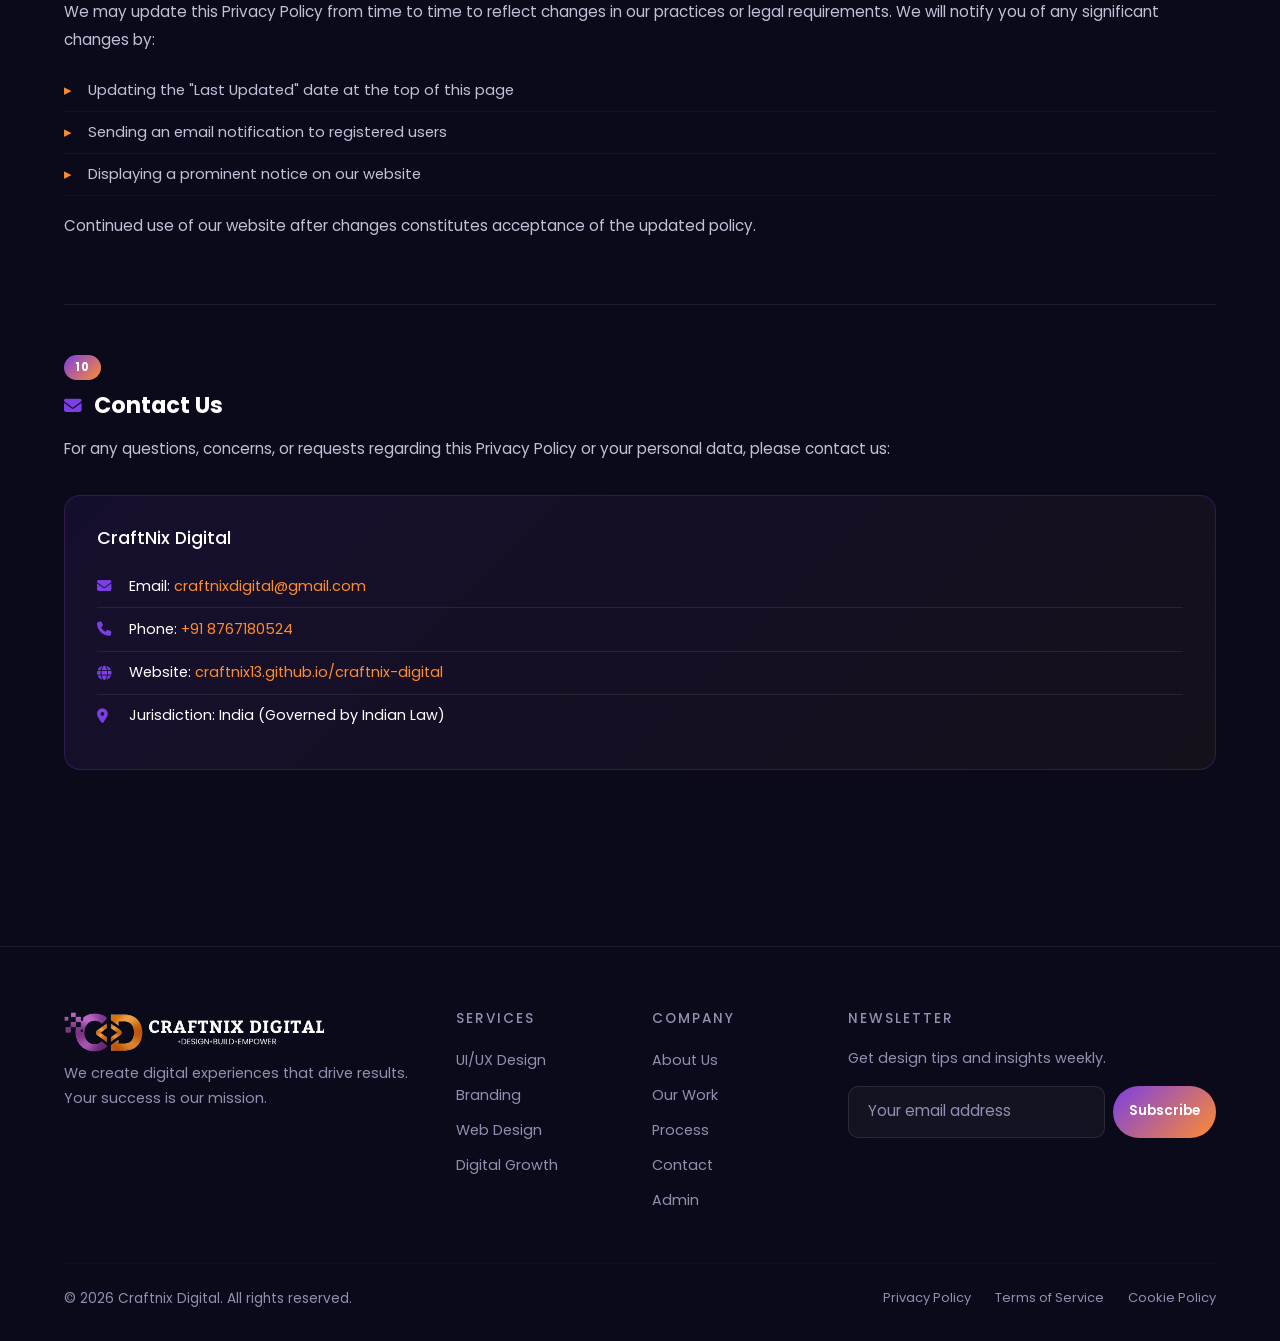
<file: privacy.html>
<!DOCTYPE html>
<html lang="en">
<head>
    <meta charset="UTF-8">
    <meta name="viewport" content="width=device-width, initial-scale=1.0">

    <!-- SEO Meta Tags -->
    <title>Privacy Policy | Craftnix Digital | Web Design & Development Agency in Mumbai, Nallasopara</title>
    <meta name="description" content="Read our latest blog posts on UI/UX design, branding, digital marketing, and web development. Insights and tips from CraftNix Digital.">
    <meta name="keywords" content="blog, UI/UX design, branding, digital marketing, web development, CraftNix Digital">
    <meta name="author" content="CraftNix Digital">
    <meta name="robots" content="index, follow">
   <!-- Canonical URL -->
    <link rel="canonical" href="https://craftnixdigital.online/privacy.html">
    <!-- Google Verification -->
<meta name="google-site-verification" content="6-V88FepyYYlTcREVZJym8dvhQWogs1c6108GgBm380" />
    
    <meta property="og:type" content="website">
    <meta property="og:url" content="https://craftnixdigital.online/">
    <meta property="og:title" content="Craftnix Digital | Web Design & Development Agency in Mumbai, Nallasopara">
    <meta property="og:description" content="We design & build stunning digital experiences for businesses across India. UI/UX, Branding, Web Development & more. Based in Nallasopara, Mumbai.">
    <meta property="og:image" content="https://craftnixdigital.online/assets/images/og-image.jpg">
    <meta property="og:image:width" content="1200">
    <meta property="og:image:height" content="630">
    <meta property="og:image:alt" content="Craftnix Digital - Design Build Empower">
    <meta property="og:site_name" content="Craftnix Digital">
    <meta property="og:locale" content="en_IN">

    
     <!-- Favicon -->
    <link rel="icon" type="image/x-icon" href="assets/images/favicon.ico">
    
    <!-- Bootstrap 5 CSS -->
    <link href="https://cdn.jsdelivr.net/npm/bootstrap@5.3.0/dist/css/bootstrap.min.css" rel="stylesheet">
    
    <!-- Font Awesome Icons -->
    <link rel="stylesheet" href="https://cdnjs.cloudflare.com/ajax/libs/font-awesome/6.4.0/css/all.min.css">
    <!-- Google tag (gtag.js) -->
<script async src="https://www.googletagmanager.com/gtag/js?id=G-Q2YMWCES11"></script>
<script>
  window.dataLayer = window.dataLayer || [];
  function gtag(){dataLayer.push(arguments);}
  gtag('js', new Date());

  gtag('config', 'G-Q2YMWCES11');
</script>
    
    <!-- Google Fonts -->
    <link href="https://fonts.googleapis.com/css2?family=Poppins:wght@300;400;500;600;700;800;900&family=Space+Grotesk:wght@400;500;600;700&display=swap" rel="stylesheet">
    
    <!-- Custom CSS Files -->
    <link rel="stylesheet" href="css/animations.css">
    <link rel="stylesheet" href="css/style.css">
    <style>
      
        /* Hero */
        .page-hero {
            padding: 140px 0 60px;
            background: linear-gradient(135deg, rgba(123,63,228,0.08) 0%, transparent 60%);
            position: relative; overflow: hidden;
            border-bottom: 1px solid var(--border);
        }

        .page-hero::before {
            content: '';
            position: absolute; top: -200px; right: -100px;
            width: 500px; height: 500px;
            background: rgba(123,63,228,0.12);
            border-radius: 50%; filter: blur(80px); pointer-events: none;
        }

        .container { max-width: 900px; margin: 0 auto; padding: 0 1.5rem; }

        .page-badge {
            display: inline-flex; align-items: center; gap: 0.5rem;
            padding: 0.4rem 1.2rem;
            background: rgba(123,63,228,0.1);
            border: 1px solid rgba(123,63,228,0.3);
            border-radius: 50px; color: var(--purple);
            font-size: 0.78rem; font-weight: 600;
            text-transform: uppercase; letter-spacing: 2px;
            margin-bottom: 1.2rem;
        }

        .page-title {
            font-size: clamp(2rem, 5vw, 3.2rem);
            font-weight: 900; line-height: 1.15;
            margin-bottom: 1rem;
        }

        .text-gradient {
            background: linear-gradient(135deg, var(--purple), var(--orange));
            -webkit-background-clip: text; -webkit-text-fill-color: transparent;
            background-clip: text;
        }

        .page-meta {
            display: flex; align-items: center; gap: 1.5rem;
            flex-wrap: wrap; margin-top: 1.5rem;
        }

        .meta-item {
            display: flex; align-items: center; gap: 0.5rem;
            font-size: 0.85rem; color: var(--text-muted);
        }

        .meta-item i { color: var(--purple); }

        /* Content */
        .content-wrap { padding: 4rem 0 6rem; }

        /* TOC */
        .toc-card {
            background: var(--glass); border: 1px solid var(--glass-border);
            border-radius: var(--radius); padding: 1.8rem;
            margin-bottom: 3rem; position: sticky; top: 80px;
        }

        .toc-title {
            font-size: 0.78rem; font-weight: 700; text-transform: uppercase;
            letter-spacing: 2px; color: var(--purple); margin-bottom: 1rem;
        }

        .toc-list { list-style: none; }

        .toc-list li { margin-bottom: 0.5rem; }

        .toc-list a {
            color: var(--text-muted); font-size: 0.88rem;
            transition: var(--transition); display: flex; align-items: center; gap: 0.5rem;
        }

        .toc-list a::before {
            content: '→'; color: var(--orange); font-size: 0.75rem;
            transition: var(--transition);
        }

        .toc-list a:hover { color: var(--text-white); }
        .toc-list a:hover::before { transform: translateX(4px); }

        .layout-grid {
            display: block; grid-template-columns: 280px 1fr; gap: 3rem;
            align-items: start;
        }

        /* Sections */
        .policy-section {
            margin-bottom: 3rem;
            padding-bottom: 3rem;
            border-bottom: 1px solid var(--border);
        }

        .policy-section:last-child { border-bottom: none; margin-bottom: 0; }

        .section-num {
            display: inline-block;
            background: linear-gradient(135deg, var(--purple), var(--orange));
            color: white; font-size: 0.72rem; font-weight: 700;
            padding: 0.2rem 0.7rem; border-radius: 50px;
            margin-bottom: 0.75rem; letter-spacing: 1px;
        }

        .section-heading {
            font-size: 1.4rem; font-weight: 700; margin-bottom: 1rem;
            display: flex; align-items: center; gap: 0.75rem;
        }

        .section-heading i { color: var(--purple); font-size: 1.1rem; }

        .policy-text {
            color: var(--text-light); line-height: 1.85;
            font-size: 0.95rem; margin-bottom: 1rem;
        }

        .policy-list {
            list-style: none; margin: 1rem 0;
        }

        .policy-list li {
            color: var(--text-light); font-size: 0.92rem;
            padding: 0.5rem 0 0.5rem 1.5rem;
            position: relative; border-bottom: 1px solid rgba(255,255,255,0.04);
            line-height: 1.7;
        }

        .policy-list li::before {
            content: '▸'; position: absolute; left: 0;
            color: var(--orange);
        }

        .highlight-box {
            background: rgba(123,63,228,0.08);
            border: 1px solid rgba(123,63,228,0.2);
            border-left: 3px solid var(--purple);
            border-radius: 0 12px 12px 0;
            padding: 1.2rem 1.5rem; margin: 1.5rem 0;
        }

        .highlight-box p {
            color: var(--text-light); font-size: 0.92rem;
            line-height: 1.8; margin: 0;
        }

        .highlight-box strong { color: var(--text-white); }

        .info-grid {
            display: grid; grid-template-columns: 1fr 1fr;
            gap: 1rem; margin: 1.5rem 0;
        }

        .info-tile {
            background: var(--glass); border: 1px solid var(--glass-border);
            border-radius: 12px; padding: 1.2rem;
        }

        .info-tile h5 {
            font-size: 0.8rem; color: var(--purple); font-weight: 600;
            text-transform: uppercase; letter-spacing: 1px; margin-bottom: 0.5rem;
        }

        .info-tile p { color: var(--text-muted); font-size: 0.88rem; line-height: 1.6; }

        /* Contact Card */
        .contact-card {
            background: linear-gradient(135deg, rgba(123,63,228,0.1), rgba(255,140,47,0.05));
            border: 1px solid rgba(123,63,228,0.25);
            border-radius: var(--radius); padding: 2rem; margin-top: 2rem;
        }

        .contact-card h4 { font-size: 1.1rem; margin-bottom: 1rem; }

        .contact-item {
            display: flex; align-items: center; gap: 0.75rem;
            padding: 0.6rem 0; border-bottom: 1px solid var(--border);
            font-size: 0.9rem;
        }

        .contact-item:last-child { border-bottom: none; }
        .contact-item i { color: var(--purple); width: 20px; }
        .contact-item a { color: var(--orange); }
        .contact-item a:hover { text-decoration: underline; }

        
        /* Responsive */
        @media (max-width: 900px) {
            .layout-grid { grid-template-columns: 1fr; }
            .toc-card { position: static; }
            .info-grid { grid-template-columns: 1fr; }
            .nav-links, .btn-nav { display: none; }
            .hamburger { display: flex; }
        }

        @media (max-width: 600px) {
            .page-hero { padding: 120px 0 40px; }
            .content-wrap { padding: 2rem 0 4rem; }
            .section-heading { font-size: 1.2rem; }
        }

        /* Fade in */
        .fade-in {
            opacity: 0; transform: translateY(20px);
            animation: fadeUp 0.6s ease forwards;
        }

        @keyframes fadeUp {
            to { opacity: 1; transform: translateY(0); }
        }

        .fade-in:nth-child(1) { animation-delay: 0.1s; }
        .fade-in:nth-child(2) { animation-delay: 0.2s; }
        .fade-in:nth-child(3) { animation-delay: 0.3s; }
    </style>
</head>
<body>


<!-- ========================================
     PAGE LOADER
     ======================================== -->
<div id="pageLoader">
    <div class="loader-logo"><img src="assets/images/loader-craftnix.png"></div>
    <div class="loader-bar">
        <div class="loader-bar-fill"></div>
    </div>
</div>


<!-- ========================================
     SCROLL PROGRESS BAR (Top)
     ======================================== -->
<div id="scrollProgressBar"></div>

<!-- ========================================
     THEME TOGGLE BUTTON
     ======================================== -->
<button id="themeToggle" title="Toggle Theme">
    <i class="fas fa-moon"></i>
</button>

<!-- ========================================
     NAVBAR
     ======================================== -->
<!-- NAVBAR -->
<nav class="navbar fixed-top" id="mainNavbar">
    <div class="container d-flex align-items-center justify-content-between">

        <!-- Logo -->
        <a class="navbar-brand" href="index.html#home">
            <img src="assets/images/craftnix_logo.png" alt="Craftnix Digital" class="nav-logo">
        </a>

        <!-- Desktop Nav Links -->
        <ul class="navbar-nav-desktop d-none d-lg-flex align-items-center gap-1 mb-0">
            <li><a class="nav-link" href="index.html#services">Services</a></li>
            <li><a class="nav-link" href="index.html#portfolio">Work</a></li>
            <li><a class="nav-link" href="index.html#process">Process</a></li>
            <li><a class="nav-link" href="index.html#pricing">Pricing</a></li>
            <li><a class="nav-link" href="index.html#about">About</a></li>
            <li><a class="nav-link" href="index.html#blog">Blog</a></li>
            <li><a class="nav-link" href="index.html#contact">Contact</a></li>
        </ul>

        <!-- Right Side -->
        <div class="d-flex align-items-center gap-2">
            <button class="btn btn-glow d-none d-lg-inline-flex" onclick="openModal('projectModal')">
                <i class="fas fa-rocket"></i> Start Project
            </button>
            <!-- Mobile Hamburger -->
            <button class="offcanvas-toggle-btn d-lg-none" onclick="openOffcanvas()">
                <i class="fas fa-bars"></i>
            </button>
        </div>

    </div>
</nav>

<!-- ========== OFFCANVAS OVERLAY ========== -->
<div class="offcanvas-overlay" id="offcanvasOverlay" onclick="closeOffcanvas()"></div>

<!-- ========== OFFCANVAS PANEL ========== -->
<div class="offcanvas-panel" id="offcanvasPanel">
    <div class="offcanvas-header">
        <img src="assets/images/craftnix_logo.png" alt="CraftNix" class="offcanvas-logo">
        <button class="offcanvas-close-btn" onclick="closeOffcanvas()">
            <i class="fas fa-times"></i>
        </button>
    </div>
    <nav class="offcanvas-nav">
        <a href="index.html#services" onclick="closeOffcanvas()">Services</a>
        <a href="index.html#portfolio" onclick="closeOffcanvas()">Work</a>
        <a href="index.html#process" onclick="closeOffcanvas()">Process</a>
        <a href="index.html#pricing" onclick="closeOffcanvas()">Pricing</a>
        <a href="index.html#about" onclick="closeOffcanvas()">About</a>
        <a href="index.html#blog" onclick="closeOffcanvas()">Blog</a>
        <a href="index.html#contact" onclick="closeOffcanvas()">Contact</a>
    </nav>
    <div class="offcanvas-footer">
        <button class="btn-glow w-100 justify-content-center" onclick="openModal('projectModal'); closeOffcanvas()">
            <i class="fas fa-rocket"></i> Start Project
        </button>
    </div>
</div>



<!-- Hero -->
<section class="page-hero">
    <div class="container">
        <div class="fade-in">
            <span class="page-badge"><i class="fas fa-shield-alt"></i> Legal</span>
        </div>
        <h1 class="page-title fade-in">
            Privacy <span class="text-gradient">Policy</span>
        </h1>
        <p class="policy-text fade-in" style="max-width:600px; margin-top:0.5rem;">
            Your privacy is important to us. This policy explains how CraftNix Digital collects, uses, and safeguards your personal information.
        </p>
        <div class="page-meta">
            <div class="meta-item"><i class="fas fa-calendar"></i> Effective: January 1, 2025</div>
            <div class="meta-item"><i class="fas fa-sync-alt"></i> Last Updated: April 2025</div>
            <div class="meta-item"><i class="fas fa-map-marker-alt"></i> Governed by Indian Law</div>
        </div>
    </div>
</section>

<!-- Content -->
<section class="content-wrap">
    <div class="container">
        <div class="layout-grid">

            <!-- TOC Sidebar -->
            <aside>
                <div class="toc-card">
                    <div class="toc-title"><i class="fas fa-list"></i> Contents</div>
                    <ul class="toc-list">
                        <li><a href="#info-collect">Information We Collect</a></li>
                        <li><a href="#how-use">How We Use Your Data</a></li>
                        <li><a href="#sharing">Data Sharing</a></li>
                        <li><a href="#cookies">Cookies</a></li>
                        <li><a href="#security">Data Security</a></li>
                        <li><a href="#rights">Your Rights</a></li>
                        <li><a href="#third-party">Third-Party Links</a></li>
                        <li><a href="#children">Children's Privacy</a></li>
                        <li><a href="#changes">Policy Changes</a></li>
                        <li><a href="#contact-us">Contact Us</a></li>
                    </ul>
                    <hr style="border-color:var(--border); margin: 1.2rem 0;">
                    <div style="font-size:0.8rem; color:var(--text-muted); line-height:1.6;">
                        Questions? Email us at<br>
                        <a href="mailto:craftnixdigital@gmail.com" style="color:var(--purple);">craftnixdigital@gmail.com</a>
                    </div>
                </div>
            </aside>

            <!-- Main Content -->
            <main>

                <!-- Section 1 -->
                <div class="policy-section" id="info-collect">
                    <span class="section-num">01</span>
                    <h2 class="section-heading"><i class="fas fa-database"></i> Information We Collect</h2>
                    <p class="policy-text">
                        CraftNix Digital collects information to provide better services to our clients. We collect information in the following ways:
                    </p>
                    <div class="info-grid">
                        <div class="info-tile">
                            <h5><i class="fas fa-user"></i> Personal Data</h5>
                            <p>Name, email address, phone number, and business details you provide via contact forms or direct communication.</p>
                        </div>
                        <div class="info-tile">
                            <h5><i class="fas fa-chart-bar"></i> Usage Data</h5>
                            <p>Pages visited, time spent, browser type, device info, and IP address collected automatically when you visit our website.</p>
                        </div>
                        <div class="info-tile">
                            <h5><i class="fas fa-envelope"></i> Communication Data</h5>
                            <p>Messages, project briefs, and emails you send us for service inquiries or project collaboration.</p>
                        </div>
                        <div class="info-tile">
                            <h5><i class="fas fa-cookie"></i> Cookie Data</h5>
                            <p>Preferences, session information, and analytics data stored via cookies and similar tracking technologies.</p>
                        </div>
                    </div>
                </div>

                <!-- Section 2 -->
                <div class="policy-section" id="how-use">
                    <span class="section-num">02</span>
                    <h2 class="section-heading"><i class="fas fa-cogs"></i> How We Use Your Data</h2>
                    <p class="policy-text">We use your personal information for legitimate business purposes only:</p>
                    <ul class="policy-list">
                        <li>To respond to your inquiries and provide requested services</li>
                        <li>To send project updates, quotes, and important service communications</li>
                        <li>To improve our website, services, and user experience</li>
                        <li>To send promotional emails and newsletters (only with your consent)</li>
                        <li>To process payments and maintain billing records</li>
                        <li>To comply with legal obligations under Indian law</li>
                        <li>To prevent fraud and ensure website security</li>
                        <li>To analyze website traffic and usage patterns via analytics tools</li>
                    </ul>
                    <div class="highlight-box">
                        <p><strong>Important:</strong> We will never sell, rent, or trade your personal information to third parties for their marketing purposes without your explicit consent.</p>
                    </div>
                </div>

                <!-- Section 3 -->
                <div class="policy-section" id="sharing">
                    <span class="section-num">03</span>
                    <h2 class="section-heading"><i class="fas fa-share-alt"></i> Data Sharing</h2>
                    <p class="policy-text">We may share your information only in the following limited circumstances:</p>
                    <ul class="policy-list">
                        <li><strong>Service Providers:</strong> Trusted third-party tools (hosting, email, analytics) that assist our operations under strict confidentiality agreements</li>
                        <li><strong>Legal Requirements:</strong> When required by Indian law, court order, or government authorities</li>
                        <li><strong>Business Transfer:</strong> In the event of a merger or acquisition, your data may be transferred with prior notice</li>
                        <li><strong>With Your Consent:</strong> Any other sharing only with your explicit permission</li>
                    </ul>
                </div>

                <!-- Section 4 -->
                <div class="policy-section" id="cookies">
                    <span class="section-num">04</span>
                    <h2 class="section-heading"><i class="fas fa-cookie-bite"></i> Cookies</h2>
                    <p class="policy-text">
                        Our website uses cookies to enhance your browsing experience. Cookies are small text files stored on your device. We use:
                    </p>
                    <ul class="policy-list">
                        <li><strong>Essential Cookies:</strong> Required for the website to function properly</li>
                        <li><strong>Analytics Cookies:</strong> Google Analytics to understand how visitors use our site</li>
                        <li><strong>Preference Cookies:</strong> To remember your settings (e.g., light/dark mode)</li>
                    </ul>
                    <p class="policy-text">You can control cookies through your browser settings. Disabling cookies may affect website functionality. See our <a href="cookie-policy.html" style="color:var(--purple);">Cookie Policy</a> for full details.</p>
                </div>

                <!-- Section 5 -->
                <div class="policy-section" id="security">
                    <span class="section-num">05</span>
                    <h2 class="section-heading"><i class="fas fa-lock"></i> Data Security</h2>
                    <p class="policy-text">
                        We implement appropriate technical and organizational measures to protect your personal information against unauthorized access, alteration, disclosure, or destruction. These include:
                    </p>
                    <ul class="policy-list">
                        <li>SSL/TLS encryption for all data transmission</li>
                        <li>Secure hosting on reputable servers</li>
                        <li>Limited access to personal data on a need-to-know basis</li>
                        <li>Regular security assessments and updates</li>
                    </ul>
                    <div class="highlight-box">
                        <p>No method of transmission over the internet is 100% secure. While we strive to protect your data, we cannot guarantee absolute security. Please contact us immediately at <strong>craftnixdigital@gmail.com</strong> if you suspect any unauthorized use of your information.</p>
                    </div>
                </div>

                <!-- Section 6 -->
                <div class="policy-section" id="rights">
                    <span class="section-num">06</span>
                    <h2 class="section-heading"><i class="fas fa-user-shield"></i> Your Rights</h2>
                    <p class="policy-text">Under the Information Technology Act, 2000 and applicable Indian data protection regulations, you have the right to:</p>
                    <ul class="policy-list">
                        <li>Access the personal information we hold about you</li>
                        <li>Request correction of inaccurate or incomplete data</li>
                        <li>Request deletion of your personal data (subject to legal obligations)</li>
                        <li>Withdraw consent for marketing communications at any time</li>
                        <li>Lodge a complaint with appropriate data protection authorities</li>
                        <li>Object to processing of your data in certain circumstances</li>
                    </ul>
                    <p class="policy-text">To exercise any of these rights, please contact us at <a href="mailto:craftnixdigital@gmail.com" style="color:var(--purple);">craftnixdigital@gmail.com</a></p>
                </div>

                <!-- Section 7 -->
                <div class="policy-section" id="third-party">
                    <span class="section-num">07</span>
                    <h2 class="section-heading"><i class="fas fa-external-link-alt"></i> Third-Party Links</h2>
                    <p class="policy-text">
                        Our website may contain links to third-party websites such as social media platforms, payment gateways, or partner sites. We are not responsible for the privacy practices or content of these external sites. We encourage you to review their privacy policies before providing any personal information.
                    </p>
                </div>

                <!-- Section 8 -->
                <div class="policy-section" id="children">
                    <span class="section-num">08</span>
                    <h2 class="section-heading"><i class="fas fa-child"></i> Children's Privacy</h2>
                    <p class="policy-text">
                        CraftNix Digital's services are not directed to individuals under the age of 18. We do not knowingly collect personal information from children. If you are a parent or guardian and believe your child has provided us with personal information, please contact us immediately and we will delete such information promptly.
                    </p>
                </div>

                <!-- Section 9 -->
                <div class="policy-section" id="changes">
                    <span class="section-num">09</span>
                    <h2 class="section-heading"><i class="fas fa-edit"></i> Policy Changes</h2>
                    <p class="policy-text">
                        We may update this Privacy Policy from time to time to reflect changes in our practices or legal requirements. We will notify you of any significant changes by:
                    </p>
                    <ul class="policy-list">
                        <li>Updating the "Last Updated" date at the top of this page</li>
                        <li>Sending an email notification to registered users</li>
                        <li>Displaying a prominent notice on our website</li>
                    </ul>
                    <p class="policy-text">Continued use of our website after changes constitutes acceptance of the updated policy.</p>
                </div>

                <!-- Section 10 -->
                <div class="policy-section" id="contact-us">
                    <span class="section-num">10</span>
                    <h2 class="section-heading"><i class="fas fa-envelope"></i> Contact Us</h2>
                    <p class="policy-text">For any questions, concerns, or requests regarding this Privacy Policy or your personal data, please contact us:</p>
                    <div class="contact-card">
                        <h4>CraftNix Digital</h4>
                        <div class="contact-item">
                            <i class="fas fa-envelope"></i>
                            <span>Email: <a href="mailto:craftnixdigital@gmail.com">craftnixdigital@gmail.com</a></span>
                        </div>
                        <div class="contact-item">
                            <i class="fas fa-phone"></i>
                            <span>Phone: <a href="tel:+918767180524">+91 8767180524</a></span>
                        </div>
                        <div class="contact-item">
                            <i class="fas fa-globe"></i>
                            <span>Website: <a href="https://craftnix13.github.io/craftnix-digital/" style="color:var(--orange);">craftnix13.github.io/craftnix-digital</a></span>
                        </div>
                        <div class="contact-item">
                            <i class="fas fa-map-marker-alt"></i>
                            <span>Jurisdiction: India (Governed by Indian Law)</span>
                        </div>
                    </div>
                </div>

            </main>
        </div>
    </div>
</section>
<!-- Start Project Modal -->
<div class="custom-modal-overlay" id="projectModal">
    <div class="custom-modal">
        <button class="modal-close" onclick="closeModal('projectModal')">
            <i class="fas fa-times"></i>
        </button>
        <div class="modal-badge">🚀 LET'S BUILD</div>
        <h3>Start Your Project</h3>
        <p>Tell us about your project and we'll get back to you within 24 hours.</p>
        <form id="projectStartForm">
            <div class="form-group-custom">
                <input type="text" class="form-input" placeholder="Your Name" required>
            </div>
            <div class="form-group-custom">
                <input type="email" class="form-input" placeholder="Your Email" required>
            </div>
            <div class="form-group-custom">
                <select class="form-input" required>
                    <option value="">Select Service</option>
                    <option value="ui-ux">UI/UX Design</option>
                    <option value="branding">Branding</option>
                    <option value="web">Website Design</option>
                    <option value="growth">Digital Growth</option>
                </select>
            </div>
            <div class="form-group-custom">
                <select class="form-input">
                    <option value="">Select Budget Range</option>
                    <option value="1k-5k">$1,000 - $5,000</option>
                    <option value="5k-15k">$5,000 - $15,000</option>
                    <option value="15k+">$15,000+</option>
                </select>
            </div>
            <div class="form-group-custom">
                <textarea class="form-input" rows="3" placeholder="Brief project description..." required></textarea>
            </div>
            <button type="submit" class="btn btn-glow w-100">
                <i class="fas fa-rocket"></i>
                Submit Project
            </button>
        </form>
    </div>
</div>


<!-- ========================================
     FOOTER
     ======================================== -->
<footer class="main-footer" style="overflow: hidden;">
    <div class="container">
        <div class="footer-top row g-4">
            
            <div class="col-lg-4">
                <div class="footer-brand">
                    <img src="assets/images/craftnix_logo.png" alt="Craftnix Digital" class="footer-logo">
                </div>
                
                <p class="footer-desc">
                    We create digital experiences that drive results. Your success is our mission.
                </p>
            </div>

            <div class="col-lg-2 col-md-4">
                <h6 class="footer-heading">Services</h6>
                <ul class="footer-links">
                    <li><a href="#services">UI/UX Design</a></li>
                    <li><a href="#services">Branding</a></li>
                    <li><a href="#services">Web Design</a></li>
                    <li><a href="#services">Digital Growth</a></li>
                </ul>
            </div>

            <div class="col-lg-2 col-md-4">
                <h6 class="footer-heading">Company</h6>
                <ul class="footer-links">
                    <li><a href="#about">About Us</a></li>
                    <li><a href="#portfolio">Our Work</a></li>
                    <li><a href="#process">Process</a></li>
                    <li><a href="#contact">Contact</a></li>
                    <li><a href="admin-login.html">Admin</a></li>
                </ul>
            </div>

            <div class="col-lg-4 col-md-4">
                <h6 class="footer-heading">Newsletter</h6>
                <p style="color: var(--text-muted); font-size: 0.9rem; margin-bottom: 1rem;">
                    Get design tips and insights weekly.
                </p>
                <div class="newsletter-form">
                    <input type="email" placeholder="Your email address" class="form-input">
                    <button class="btn btn-glow btn-sm">Subscribe</button>
                </div>
            </div>

        </div>

        <hr class="footer-divider">

        <div class="footer-bottom">
            <p>© 2026 Craftnix Digital. All rights reserved.</p>
            <div class="footer-legal">
                <a href="privacy.html" target="_blank">Privacy Policy</a>
                <a href="terms.html" target="_blank">Terms of Service</a>
                <a href="cookie-policy.html">Cookie Policy</a>
            </div>
        </div>
    </div>
</footer>


<script>
    // Scroll Progress
    window.addEventListener('scroll', () => {
        const scrollTop = window.scrollY || document.documentElement.scrollTop;
        const docHeight = document.documentElement.scrollHeight - document.documentElement.clientHeight;
        const progress = (scrollTop / docHeight) * 100;
        document.getElementById('scrollBar').style.width = Math.min(progress, 100) + '%';
    }, { passive: true });
</script>
<div class="cursor-dot"></div>
<div class="cursor-outline"></div>

<!-- Bootstrap JS -->

<script src="https://cdn.jsdelivr.net/npm/bootstrap@5.3.0/dist/js/bootstrap.bundle.min.js"></script>

<script src="js/utils.js"></script>
<script src="js/main.js"></script>
</body>
</html>
</file>
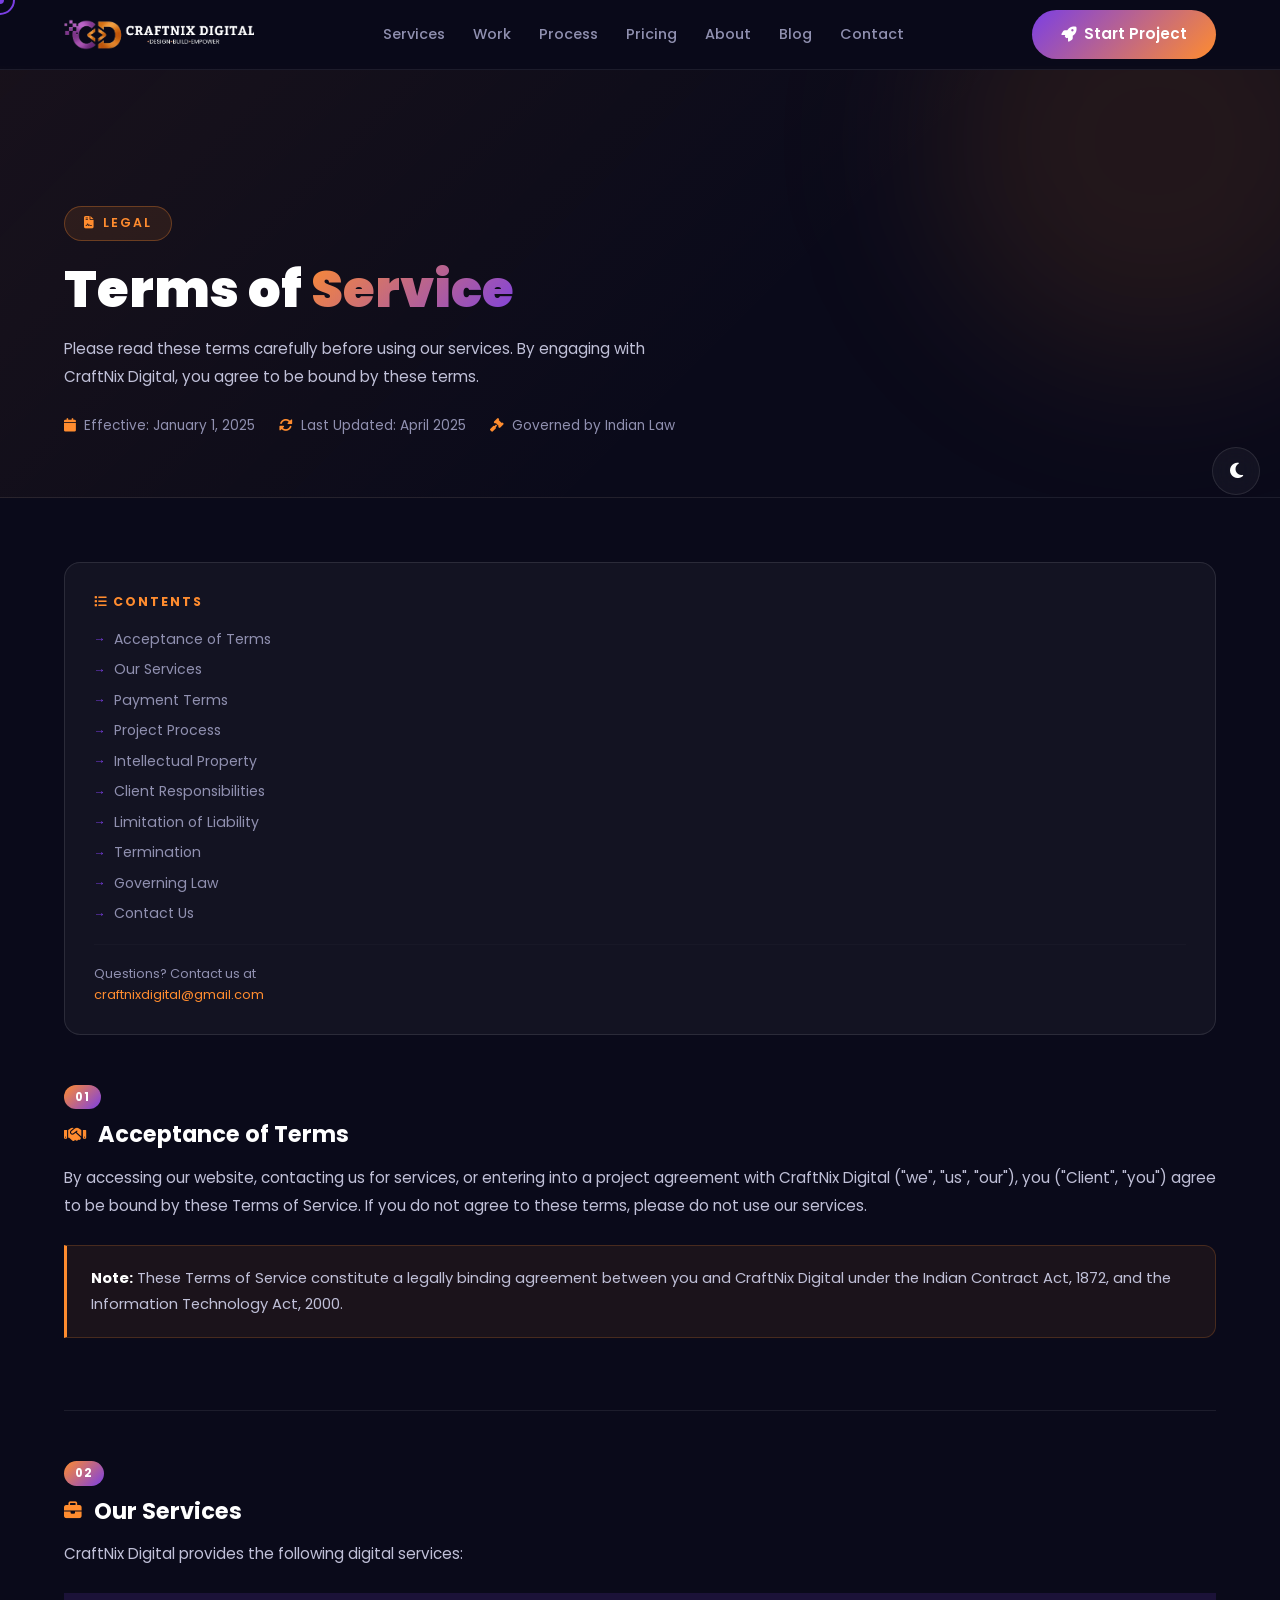
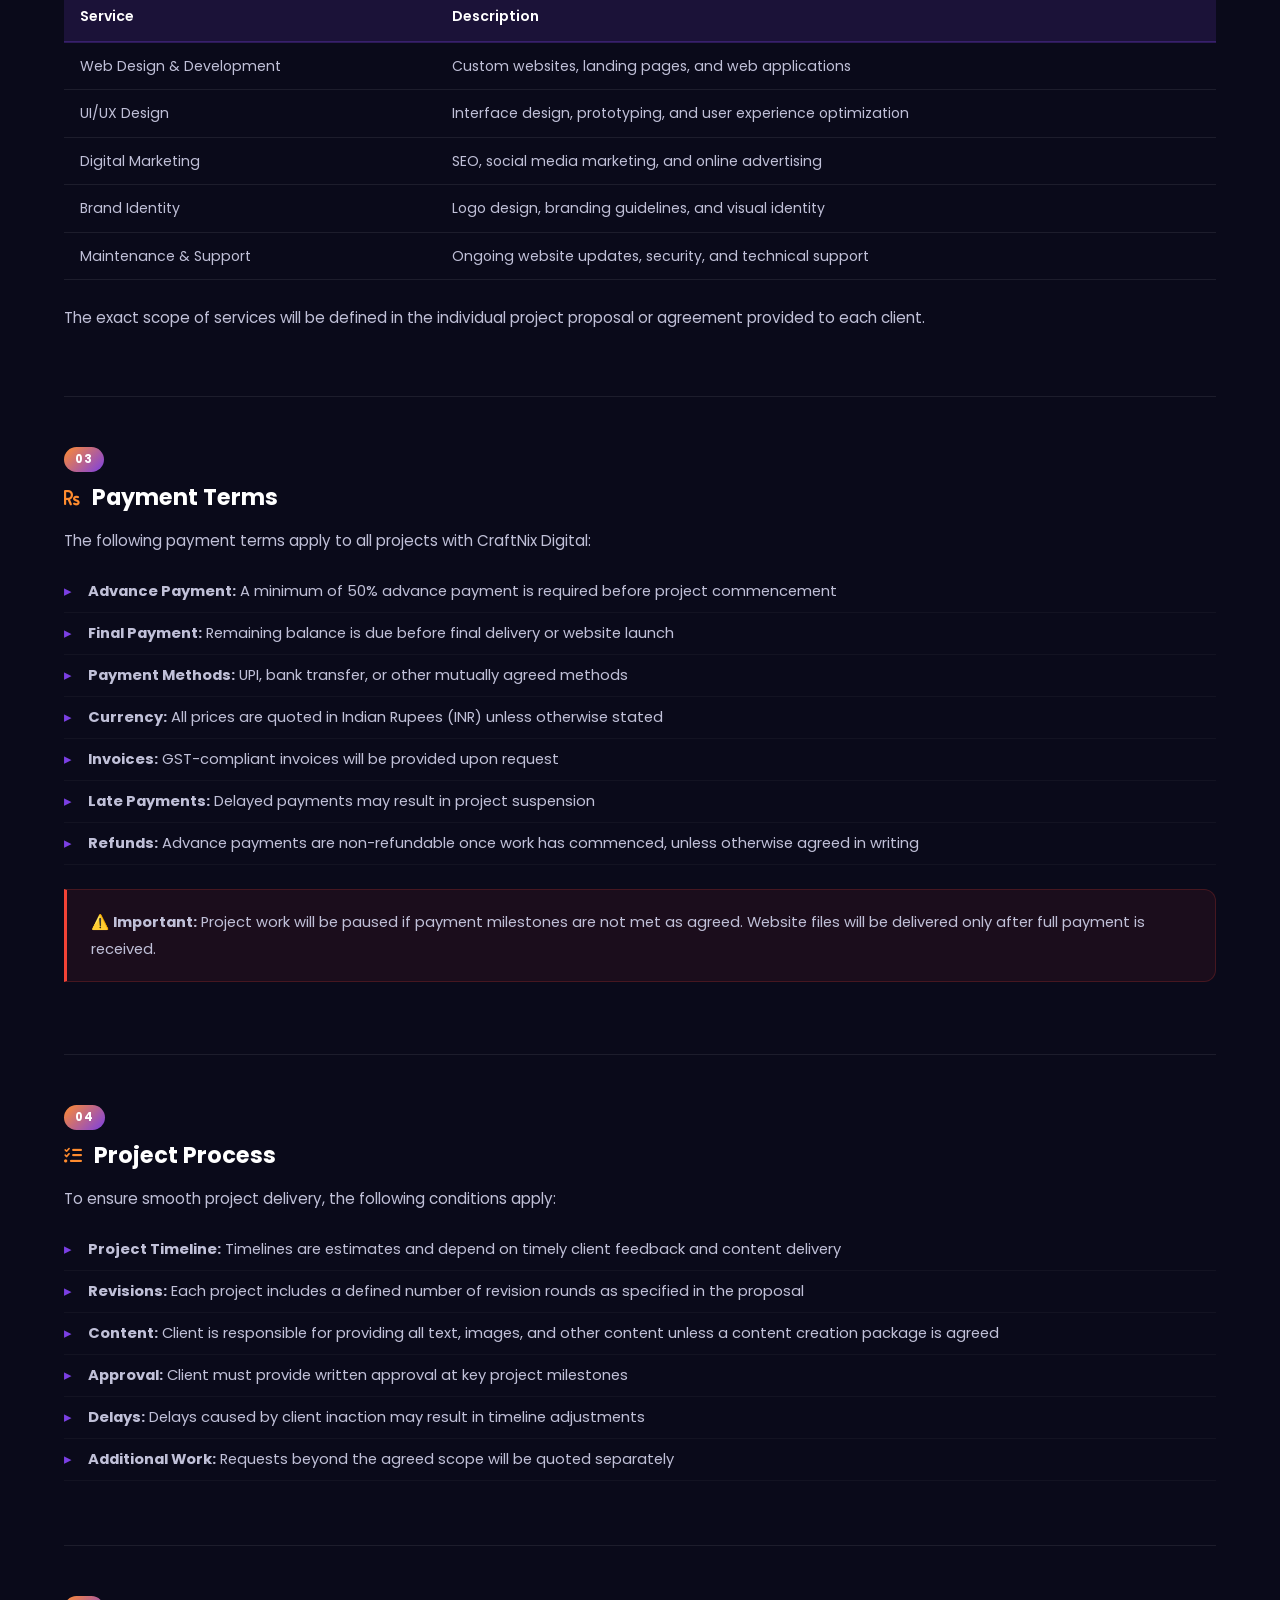
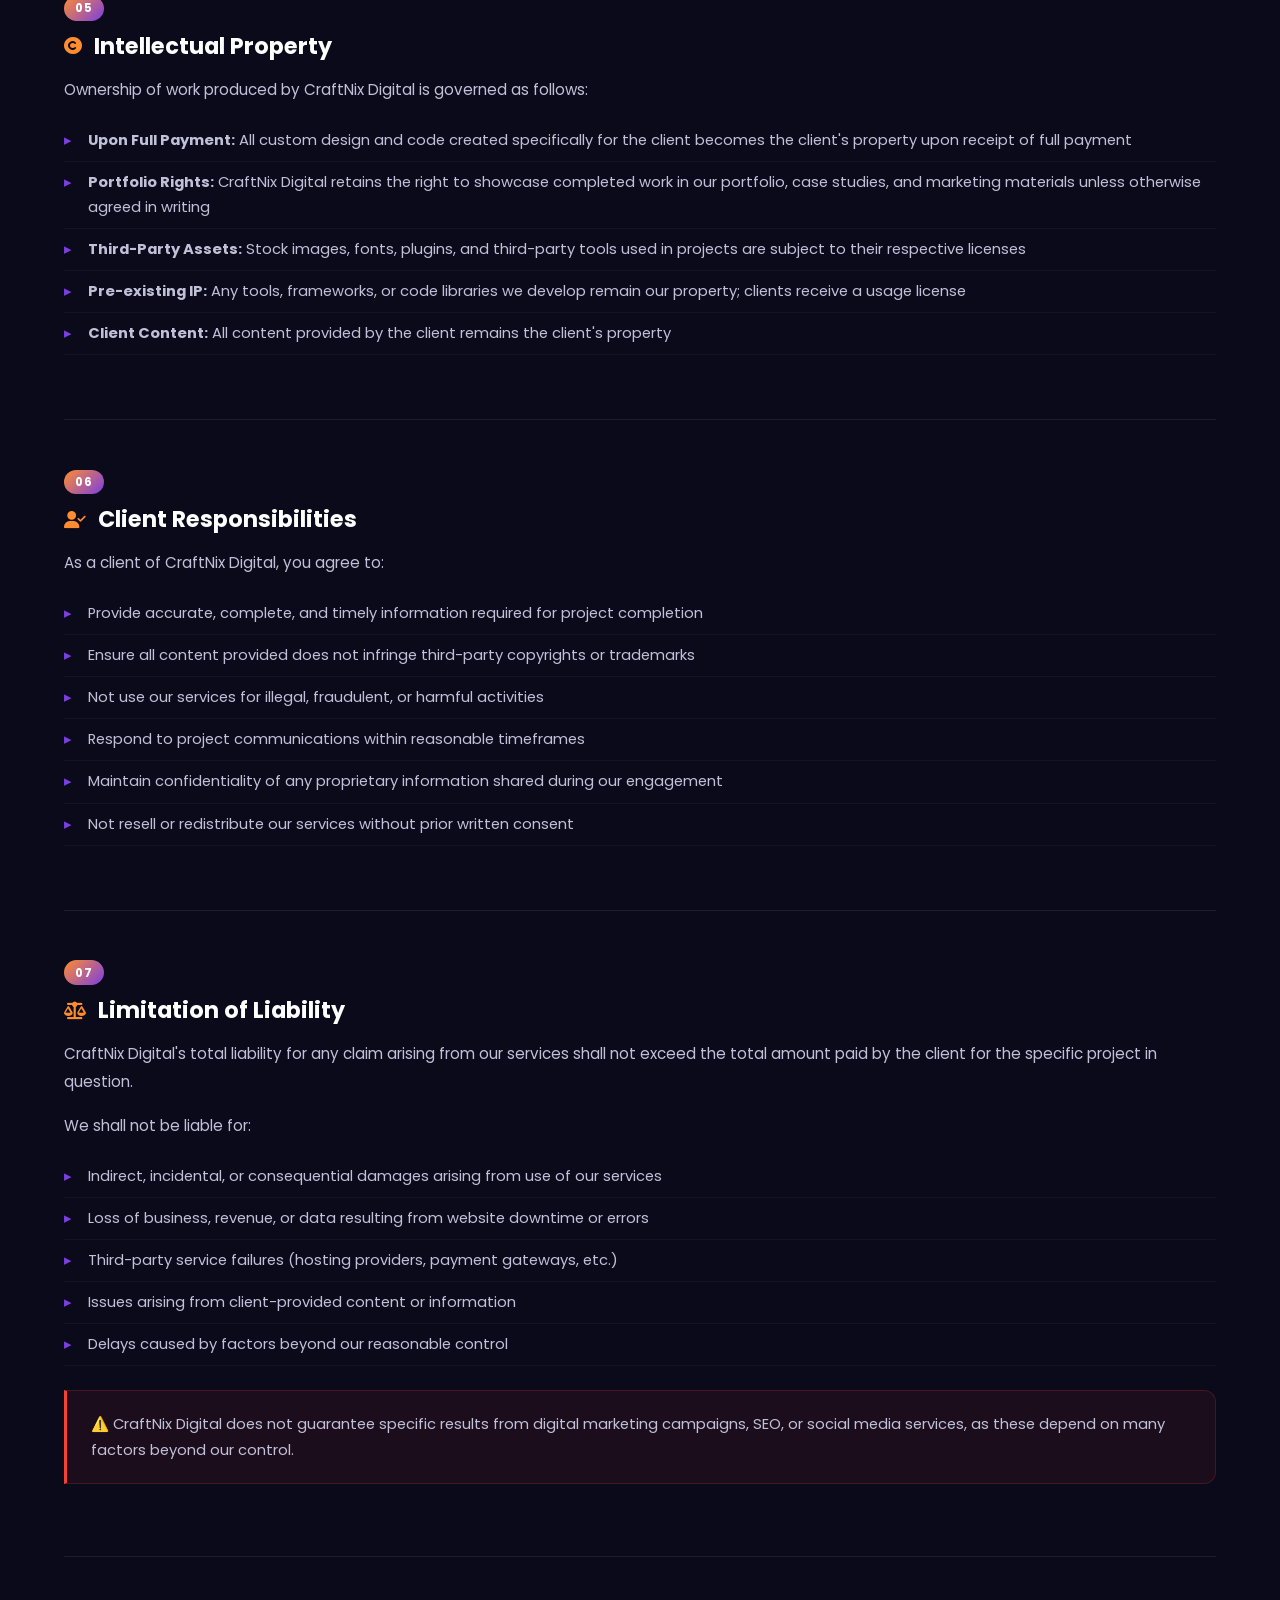
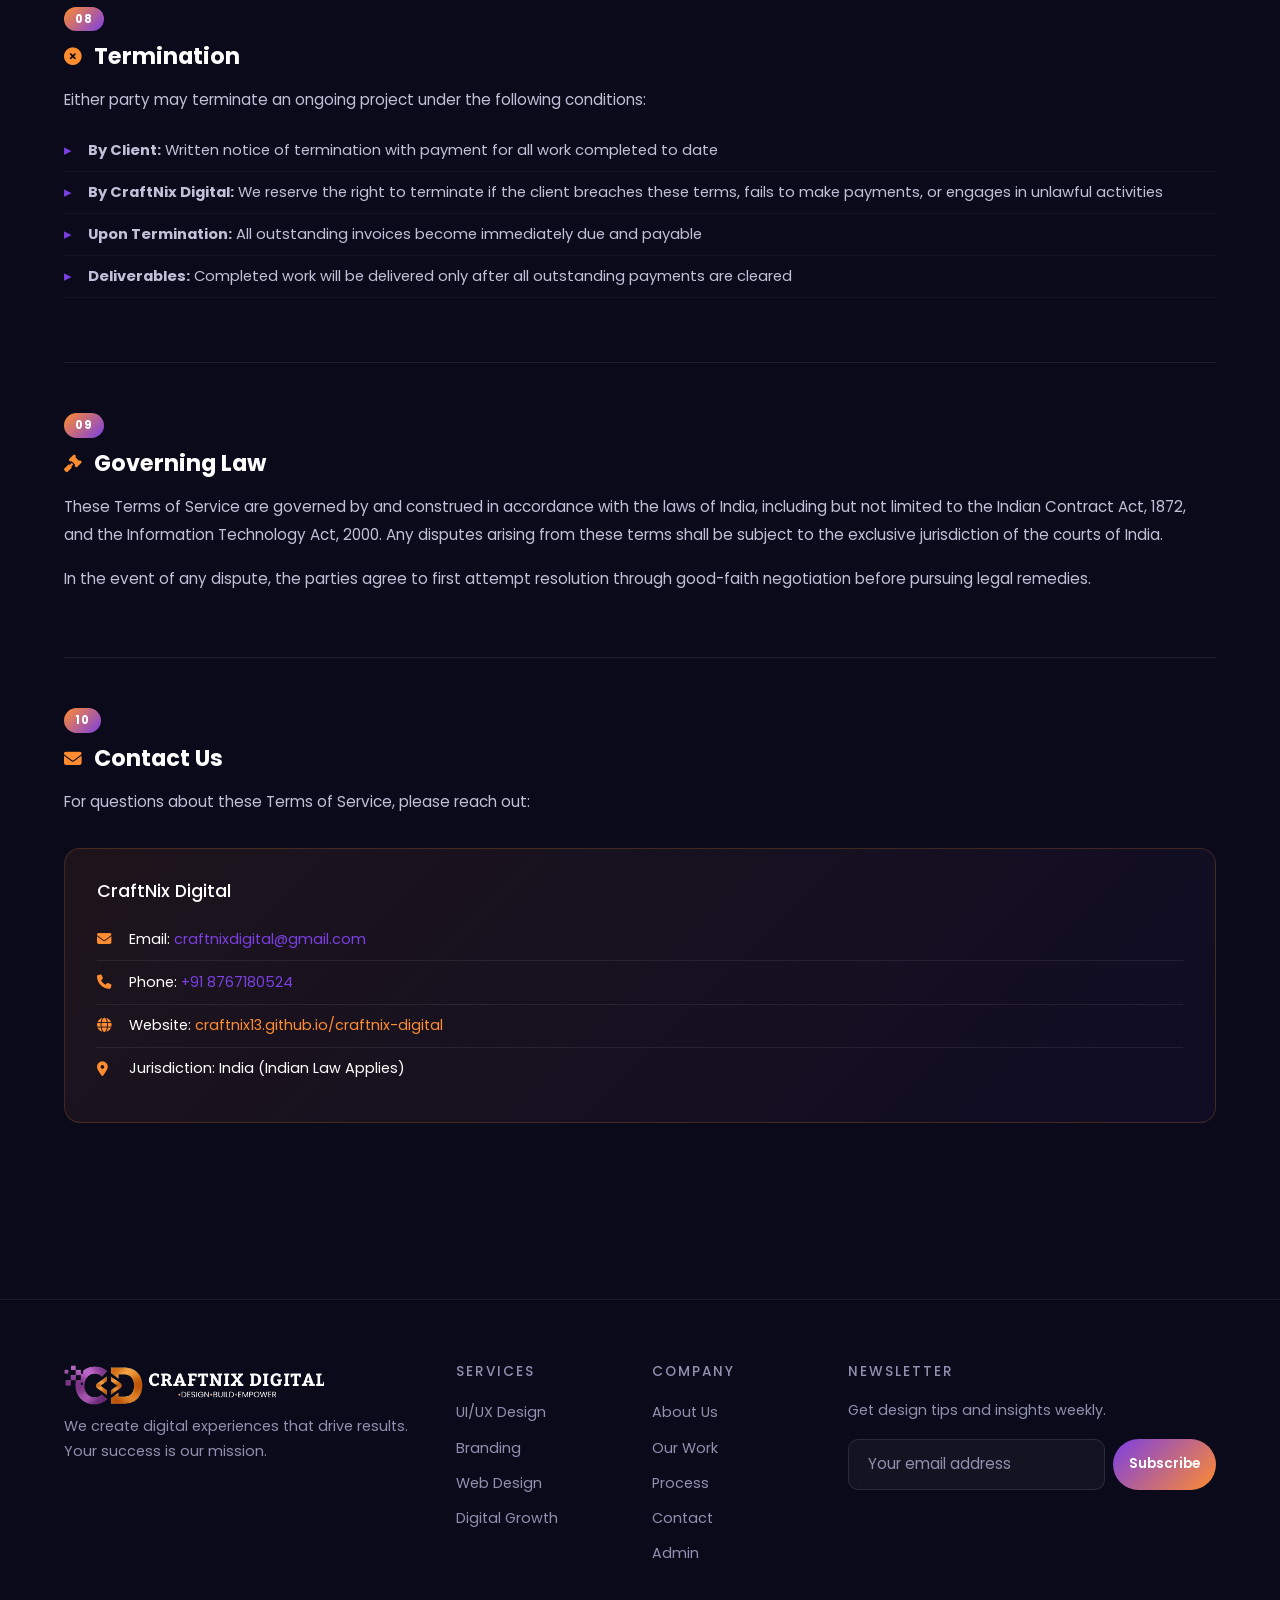
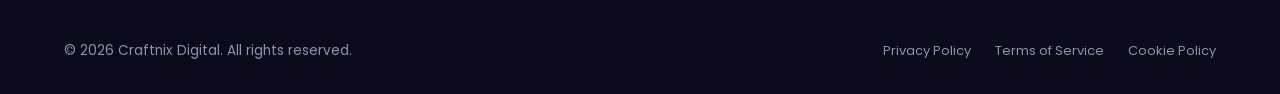
<file: terms.html>
<!DOCTYPE html>
<html lang="en">
<head>
    <meta charset="UTF-8">
    <meta name="viewport" content="width=device-width, initial-scale=1.0">

    <!-- SEO Meta Tags -->
    <title>Terms of Service | Craftnix Digital | Web Design & Development Agency in Mumbai, Nallasopara</title>
    <meta name="description" content="Read our latest blog posts on UI/UX design, branding, digital marketing, and web development. Insights and tips from CraftNix Digital.">
    <meta name="keywords" content="blog, UI/UX design, branding, digital marketing, web development, CraftNix Digital">
    <meta name="author" content="CraftNix Digital">
    <meta name="robots" content="index, follow">
   <!-- Canonical URL -->
    <link rel="canonical" href="https://craftnixdigital.online/terms.html">
    <!-- Google Verification -->
<meta name="google-site-verification" content="6-V88FepyYYlTcREVZJym8dvhQWogs1c6108GgBm380" />
    
    <meta property="og:type" content="website">
    <meta property="og:url" content="https://craftnixdigital.online/">
    <meta property="og:title" content="Craftnix Digital | Web Design & Development Agency in Mumbai, Nallasopara">
    <meta property="og:description" content="We design & build stunning digital experiences for businesses across India. UI/UX, Branding, Web Development & more. Based in Nallasopara, Mumbai.">
    <meta property="og:image" content="https://craftnixdigital.online/assets/images/og-image.jpg">
    <meta property="og:image:width" content="1200">
    <meta property="og:image:height" content="630">
    <meta property="og:image:alt" content="Craftnix Digital - Design Build Empower">
    <meta property="og:site_name" content="Craftnix Digital">
    <meta property="og:locale" content="en_IN">

    
     <!-- Favicon -->
    <link rel="icon" type="image/x-icon" href="assets/images/favicon.ico">
    
    <!-- Bootstrap 5 CSS -->
    <link href="https://cdn.jsdelivr.net/npm/bootstrap@5.3.0/dist/css/bootstrap.min.css" rel="stylesheet">
    
    <!-- Font Awesome Icons -->
    <link rel="stylesheet" href="https://cdnjs.cloudflare.com/ajax/libs/font-awesome/6.4.0/css/all.min.css">
    <!-- Google tag (gtag.js) -->
<script async src="https://www.googletagmanager.com/gtag/js?id=G-Q2YMWCES11"></script>
<script>
  window.dataLayer = window.dataLayer || [];
  function gtag(){dataLayer.push(arguments);}
  gtag('js', new Date());

  gtag('config', 'G-Q2YMWCES11');
</script>
    <!-- Font Awesome Icons -->
    <link rel="stylesheet" href="https://cdnjs.cloudflare.com/ajax/libs/font-awesome/6.4.0/css/all.min.css">
    
    <!-- Google Fonts -->
    <link href="https://fonts.googleapis.com/css2?family=Poppins:wght@300;400;500;600;700;800;900&family=Space+Grotesk:wght@400;500;600;700&display=swap" rel="stylesheet">
    
    <!-- Custom CSS Files -->
    <link rel="stylesheet" href="css/animations.css">
    <link rel="stylesheet" href="css/style.css">
    <style>
       
        .page-hero {
            padding: 140px 0 60px;
            background: linear-gradient(135deg, rgba(255,140,47,0.06) 0%, transparent 60%);
            position: relative; overflow: hidden;
            border-bottom: 1px solid var(--border);
        }

        .page-hero::before {
            content: '';
            position: absolute; top: -150px; right: -100px;
            width: 450px; height: 450px;
            background: rgba(255,140,47,0.1);
            border-radius: 50%; filter: blur(80px); pointer-events: none;
        }

        .container { max-width: 900px; margin: 0 auto; padding: 0 1.5rem; }

        .page-badge {
            display: inline-flex; align-items: center; gap: 0.5rem;
            padding: 0.4rem 1.2rem;
            background: rgba(255,140,47,0.1);
            border: 1px solid rgba(255,140,47,0.3);
            border-radius: 50px; color: var(--orange);
            font-size: 0.78rem; font-weight: 600;
            text-transform: uppercase; letter-spacing: 2px;
            margin-bottom: 1.2rem;
        }

        .page-title {
            font-size: clamp(2rem, 5vw, 3.2rem);
            font-weight: 900; line-height: 1.15; margin-bottom: 1rem;
        }

        .text-gradient {
            background: linear-gradient(135deg, var(--orange), var(--purple));
            -webkit-background-clip: text; -webkit-text-fill-color: transparent;
            background-clip: text;
        }

        .page-meta {
            display: flex; align-items: center; gap: 1.5rem;
            flex-wrap: wrap; margin-top: 1.5rem;
        }

        .meta-item {
            display: flex; align-items: center; gap: 0.5rem;
            font-size: 0.85rem; color: var(--text-muted);
        }

        .meta-item i { color: var(--orange); }

        .content-wrap { padding: 4rem 0 6rem; }

        .toc-card {
            background: var(--glass); border: 1px solid var(--glass-border);
            border-radius: var(--radius); padding: 1.8rem;
            margin-bottom: 3rem; position: sticky; top: 80px;
        }

        .toc-title {
            font-size: 0.78rem; font-weight: 700; text-transform: uppercase;
            letter-spacing: 2px; color: var(--orange); margin-bottom: 1rem;
        }

        .toc-list { list-style: none; }
        .toc-list li { margin-bottom: 0.5rem; }
        .toc-list a {
            color: var(--text-muted); font-size: 0.88rem;
            transition: var(--transition); display: flex; align-items: center; gap: 0.5rem;
        }
        .toc-list a::before { content: '→'; color: var(--purple); font-size: 0.75rem; transition: var(--transition); }
        .toc-list a:hover { color: var(--text-white); }
        .toc-list a:hover::before { transform: translateX(4px); }

        .layout-grid {
            display: block; grid-template-columns: 280px 1fr; gap: 3rem; align-items: start;
        }

        .policy-section {
            margin-bottom: 3rem; padding-bottom: 3rem;
            border-bottom: 1px solid var(--border);
        }

        .policy-section:last-child { border-bottom: none; margin-bottom: 0; }

        .section-num {
            display: inline-block;
            background: linear-gradient(135deg, var(--orange), var(--purple));
            color: white; font-size: 0.72rem; font-weight: 700;
            padding: 0.2rem 0.7rem; border-radius: 50px;
            margin-bottom: 0.75rem; letter-spacing: 1px;
        }

        .section-heading {
            font-size: 1.4rem; font-weight: 700; margin-bottom: 1rem;
            display: flex; align-items: center; gap: 0.75rem;
        }

        .section-heading i { color: var(--orange); font-size: 1.1rem; }

        .policy-text {
            color: var(--text-light); line-height: 1.85; font-size: 0.95rem; margin-bottom: 1rem;
        }

        .policy-list { list-style: none; margin: 1rem 0; }

        .policy-list li {
            color: var(--text-light); font-size: 0.92rem;
            padding: 0.5rem 0 0.5rem 1.5rem;
            position: relative; border-bottom: 1px solid rgba(255,255,255,0.04);
            line-height: 1.7;
        }

        .policy-list li::before { content: '▸'; position: absolute; left: 0; color: var(--purple); }

        .highlight-box {
            background: rgba(255,140,47,0.07);
            border: 1px solid rgba(255,140,47,0.2);
            border-left: 3px solid var(--orange);
            border-radius: 0 12px 12px 0;
            padding: 1.2rem 1.5rem; margin: 1.5rem 0;
        }

        .highlight-box p { color: var(--text-light); font-size: 0.92rem; line-height: 1.8; margin: 0; }
        .highlight-box strong { color: var(--text-white); }

        .warning-box {
            background: rgba(244,67,54,0.07);
            border: 1px solid rgba(244,67,54,0.2);
            border-left: 3px solid #f44336;
            border-radius: 0 12px 12px 0;
            padding: 1.2rem 1.5rem; margin: 1.5rem 0;
        }

        .warning-box p { color: var(--text-light); font-size: 0.92rem; line-height: 1.8; margin: 0; }

        .service-table {
            width: 100%; border-collapse: collapse; margin: 1.5rem 0; font-size: 0.88rem;
        }

        .service-table th {
            background: rgba(123,63,228,0.15); color: var(--text-white);
            padding: 0.8rem 1rem; text-align: left; font-weight: 600;
            border-bottom: 2px solid rgba(123,63,228,0.3);
        }

        .service-table td {
            padding: 0.75rem 1rem; color: var(--text-light);
            border-bottom: 1px solid var(--border);
        }

        .service-table tr:hover td { background: var(--glass); }

        .contact-card {
            background: linear-gradient(135deg, rgba(255,140,47,0.08), rgba(123,63,228,0.05));
            border: 1px solid rgba(255,140,47,0.2);
            border-radius: var(--radius); padding: 2rem; margin-top: 2rem;
        }

        .contact-card h4 { font-size: 1.1rem; margin-bottom: 1rem; }

        .contact-item {
            display: flex; align-items: center; gap: 0.75rem;
            padding: 0.6rem 0; border-bottom: 1px solid var(--border); font-size: 0.9rem;
        }

        .contact-item:last-child { border-bottom: none; }
        .contact-item i { color: var(--orange); width: 20px; }
        .contact-item a { color: var(--purple); }
        .contact-item a:hover { text-decoration: underline; }

        footer {
            border-top: 1px solid var(--border);
            padding: 2.5rem 0; 
        }

        .footer-inner { max-width: 1200px; margin: 0 auto; padding: 0 1.5rem; }

        .footer-links-row {
            display: flex; justify-content: center; gap: 2rem;
            flex-wrap: wrap; margin-bottom: 1.5rem;
        }

        .footer-links-row a {
            color: var(--text-muted); font-size: 0.88rem; transition: var(--transition);
        }

        .footer-links-row a:hover { color: var(--purple); }
        .footer-links-row a.active-page { color: var(--orange); font-weight: 600; }

        .footer-copy { color: var(--text-muted); font-size: 0.82rem; }

        .fade-in {
            opacity: 0; transform: translateY(20px);
            animation: fadeUp 0.6s ease forwards;
        }

        @keyframes fadeUp { to { opacity: 1; transform: translateY(0); } }
        .fade-in:nth-child(1) { animation-delay: 0.1s; }
        .fade-in:nth-child(2) { animation-delay: 0.2s; }
        .fade-in:nth-child(3) { animation-delay: 0.3s; }

        @media (max-width: 900px) {
            .layout-grid { grid-template-columns: 1fr; }
            .toc-card { position: static; }
            .nav-links, .btn-nav { display: none; }
            .hamburger { display: flex; }
            .service-table { font-size: 0.8rem; }
        }

        @media (max-width: 600px) {
            .page-hero { padding: 120px 0 40px; }
            .content-wrap { padding: 2rem 0 4rem; }
        }
    </style>
</head>
<body>

<!-- ========================================
     PAGE LOADER
     ======================================== -->
<div id="pageLoader">
    <div class="loader-logo"><img src="assets/images/loader-craftnix.png"></div>
    <div class="loader-bar">
        <div class="loader-bar-fill"></div>
    </div>
</div>


<!-- ========================================
     SCROLL PROGRESS BAR (Top)
     ======================================== -->
<div id="scrollProgressBar"></div>

<!-- ========================================
     THEME TOGGLE BUTTON
     ======================================== -->
<button id="themeToggle" title="Toggle Theme">
    <i class="fas fa-moon"></i>
</button>

<!-- ========================================
     NAVBAR
     ======================================== -->
<!-- NAVBAR -->
<nav class="navbar fixed-top" id="mainNavbar">
    <div class="container d-flex align-items-center justify-content-between">

        <!-- Logo -->
        <a class="navbar-brand" href="index.html#home">
            <img src="assets/images/craftnix_logo.png" alt="Craftnix Digital" class="nav-logo">
        </a>

        <!-- Desktop Nav Links -->
        <ul class="navbar-nav-desktop d-none d-lg-flex align-items-center gap-1 mb-0">
            <li><a class="nav-link" href="index.html#services">Services</a></li>
            <li><a class="nav-link" href="index.html#portfolio">Work</a></li>
            <li><a class="nav-link" href="index.html#process">Process</a></li>
            <li><a class="nav-link" href="index.html#pricing">Pricing</a></li>
            <li><a class="nav-link" href="index.html#about">About</a></li>
            <li><a class="nav-link" href="index.html#blog">Blog</a></li>
            <li><a class="nav-link" href="index.html#contact">Contact</a></li>
        </ul>

        <!-- Right Side -->
        <div class="d-flex align-items-center gap-2">
            <button class="btn btn-glow d-none d-lg-inline-flex" onclick="openModal('projectModal')">
                <i class="fas fa-rocket"></i> Start Project
            </button>
            <!-- Mobile Hamburger -->
            <button class="offcanvas-toggle-btn d-lg-none" onclick="openOffcanvas()">
                <i class="fas fa-bars"></i>
            </button>
        </div>

    </div>
</nav>

<!-- ========== OFFCANVAS OVERLAY ========== -->
<div class="offcanvas-overlay" id="offcanvasOverlay" onclick="closeOffcanvas()"></div>

<!-- ========== OFFCANVAS PANEL ========== -->
<div class="offcanvas-panel" id="offcanvasPanel">
    <div class="offcanvas-header">
        <img src="assets/images/craftnix_logo.png" alt="CraftNix" class="offcanvas-logo">
        <button class="offcanvas-close-btn" onclick="closeOffcanvas()">
            <i class="fas fa-times"></i>
        </button>
    </div>
    <nav class="offcanvas-nav">
        <a href="index.html#services" onclick="closeOffcanvas()">Services</a>
        <a href="index.html#portfolio" onclick="closeOffcanvas()">Work</a>
        <a href="index.html#process" onclick="closeOffcanvas()">Process</a>
        <a href="index.html#pricing" onclick="closeOffcanvas()">Pricing</a>
        <a href="index.html#about" onclick="closeOffcanvas()">About</a>
        <a href="index.html#blog" onclick="closeOffcanvas()">Blog</a>
        <a href="index.html#contact" onclick="closeOffcanvas()">Contact</a>
    </nav>
    <div class="offcanvas-footer">
        <button class="btn-glow w-100 justify-content-center" onclick="openModal('projectModal'); closeOffcanvas()">
            <i class="fas fa-rocket"></i> Start Project
        </button>
    </div>
</div>


<section class="page-hero">
    <div class="container">
        <div class="fade-in">
            <span class="page-badge"><i class="fas fa-file-contract"></i> Legal</span>
        </div>
        <h1 class="page-title fade-in">
            Terms of <span class="text-gradient">Service</span>
        </h1>
        <p class="policy-text fade-in" style="max-width:600px; margin-top:0.5rem;">
            Please read these terms carefully before using our services. By engaging with CraftNix Digital, you agree to be bound by these terms.
        </p>
        <div class="page-meta">
            <div class="meta-item"><i class="fas fa-calendar"></i> Effective: January 1, 2025</div>
            <div class="meta-item"><i class="fas fa-sync-alt"></i> Last Updated: April 2025</div>
            <div class="meta-item"><i class="fas fa-gavel"></i> Governed by Indian Law</div>
        </div>
    </div>
</section>

<section class="content-wrap">
    <div class="container">
        <div class="layout-grid">

            <aside>
                <div class="toc-card">
                    <div class="toc-title"><i class="fas fa-list"></i> Contents</div>
                    <ul class="toc-list">
                        <li><a href="#acceptance">Acceptance of Terms</a></li>
                        <li><a href="#services">Our Services</a></li>
                        <li><a href="#payment">Payment Terms</a></li>
                        <li><a href="#project">Project Process</a></li>
                        <li><a href="#ip">Intellectual Property</a></li>
                        <li><a href="#client-duties">Client Responsibilities</a></li>
                        <li><a href="#liability">Limitation of Liability</a></li>
                        <li><a href="#termination">Termination</a></li>
                        <li><a href="#governing">Governing Law</a></li>
                        <li><a href="#contact-us">Contact Us</a></li>
                    </ul>
                    <hr style="border-color:var(--border); margin: 1.2rem 0;">
                    <div style="font-size:0.8rem; color:var(--text-muted); line-height:1.6;">
                        Questions? Contact us at<br>
                        <a href="mailto:craftnixdigital@gmail.com" style="color:var(--orange);">craftnixdigital@gmail.com</a>
                    </div>
                </div>
            </aside>

            <main>

                <div class="policy-section" id="acceptance">
                    <span class="section-num">01</span>
                    <h2 class="section-heading"><i class="fas fa-handshake"></i> Acceptance of Terms</h2>
                    <p class="policy-text">
                        By accessing our website, contacting us for services, or entering into a project agreement with CraftNix Digital ("we", "us", "our"), you ("Client", "you") agree to be bound by these Terms of Service. If you do not agree to these terms, please do not use our services.
                    </p>
                    <div class="highlight-box">
                        <p><strong>Note:</strong> These Terms of Service constitute a legally binding agreement between you and CraftNix Digital under the Indian Contract Act, 1872, and the Information Technology Act, 2000.</p>
                    </div>
                </div>

                <div class="policy-section" id="services">
                    <span class="section-num">02</span>
                    <h2 class="section-heading"><i class="fas fa-briefcase"></i> Our Services</h2>
                    <p class="policy-text">CraftNix Digital provides the following digital services:</p>

                    <table class="service-table">
                        <thead>
                            <tr>
                                <th>Service</th>
                                <th>Description</th>
                            </tr>
                        </thead>
                        <tbody>
                            <tr>
                                <td>Web Design & Development</td>
                                <td>Custom websites, landing pages, and web applications</td>
                            </tr>
                            <tr>
                                <td>UI/UX Design</td>
                                <td>Interface design, prototyping, and user experience optimization</td>
                            </tr>
                            <tr>
                                <td>Digital Marketing</td>
                                <td>SEO, social media marketing, and online advertising</td>
                            </tr>
                            <tr>
                                <td>Brand Identity</td>
                                <td>Logo design, branding guidelines, and visual identity</td>
                            </tr>
                            <tr>
                                <td>Maintenance & Support</td>
                                <td>Ongoing website updates, security, and technical support</td>
                            </tr>
                        </tbody>
                    </table>

                    <p class="policy-text">The exact scope of services will be defined in the individual project proposal or agreement provided to each client.</p>
                </div>

                <div class="policy-section" id="payment">
                    <span class="section-num">03</span>
                    <h2 class="section-heading"><i class="fas fa-rupee-sign"></i> Payment Terms</h2>
                    <p class="policy-text">The following payment terms apply to all projects with CraftNix Digital:</p>
                    <ul class="policy-list">
                        <li><strong>Advance Payment:</strong> A minimum of 50% advance payment is required before project commencement</li>
                        <li><strong>Final Payment:</strong> Remaining balance is due before final delivery or website launch</li>
                        <li><strong>Payment Methods:</strong> UPI, bank transfer, or other mutually agreed methods</li>
                        <li><strong>Currency:</strong> All prices are quoted in Indian Rupees (INR) unless otherwise stated</li>
                        <li><strong>Invoices:</strong> GST-compliant invoices will be provided upon request</li>
                        <li><strong>Late Payments:</strong> Delayed payments may result in project suspension</li>
                        <li><strong>Refunds:</strong> Advance payments are non-refundable once work has commenced, unless otherwise agreed in writing</li>
                    </ul>
                    <div class="warning-box">
                        <p>⚠️ <strong>Important:</strong> Project work will be paused if payment milestones are not met as agreed. Website files will be delivered only after full payment is received.</p>
                    </div>
                </div>

                <div class="policy-section" id="project">
                    <span class="section-num">04</span>
                    <h2 class="section-heading"><i class="fas fa-tasks"></i> Project Process</h2>
                    <p class="policy-text">To ensure smooth project delivery, the following conditions apply:</p>
                    <ul class="policy-list">
                        <li><strong>Project Timeline:</strong> Timelines are estimates and depend on timely client feedback and content delivery</li>
                        <li><strong>Revisions:</strong> Each project includes a defined number of revision rounds as specified in the proposal</li>
                        <li><strong>Content:</strong> Client is responsible for providing all text, images, and other content unless a content creation package is agreed</li>
                        <li><strong>Approval:</strong> Client must provide written approval at key project milestones</li>
                        <li><strong>Delays:</strong> Delays caused by client inaction may result in timeline adjustments</li>
                        <li><strong>Additional Work:</strong> Requests beyond the agreed scope will be quoted separately</li>
                    </ul>
                </div>

                <div class="policy-section" id="ip">
                    <span class="section-num">05</span>
                    <h2 class="section-heading"><i class="fas fa-copyright"></i> Intellectual Property</h2>
                    <p class="policy-text">Ownership of work produced by CraftNix Digital is governed as follows:</p>
                    <ul class="policy-list">
                        <li><strong>Upon Full Payment:</strong> All custom design and code created specifically for the client becomes the client's property upon receipt of full payment</li>
                        <li><strong>Portfolio Rights:</strong> CraftNix Digital retains the right to showcase completed work in our portfolio, case studies, and marketing materials unless otherwise agreed in writing</li>
                        <li><strong>Third-Party Assets:</strong> Stock images, fonts, plugins, and third-party tools used in projects are subject to their respective licenses</li>
                        <li><strong>Pre-existing IP:</strong> Any tools, frameworks, or code libraries we develop remain our property; clients receive a usage license</li>
                        <li><strong>Client Content:</strong> All content provided by the client remains the client's property</li>
                    </ul>
                </div>

                <div class="policy-section" id="client-duties">
                    <span class="section-num">06</span>
                    <h2 class="section-heading"><i class="fas fa-user-check"></i> Client Responsibilities</h2>
                    <p class="policy-text">As a client of CraftNix Digital, you agree to:</p>
                    <ul class="policy-list">
                        <li>Provide accurate, complete, and timely information required for project completion</li>
                        <li>Ensure all content provided does not infringe third-party copyrights or trademarks</li>
                        <li>Not use our services for illegal, fraudulent, or harmful activities</li>
                        <li>Respond to project communications within reasonable timeframes</li>
                        <li>Maintain confidentiality of any proprietary information shared during our engagement</li>
                        <li>Not resell or redistribute our services without prior written consent</li>
                    </ul>
                </div>

                <div class="policy-section" id="liability">
                    <span class="section-num">07</span>
                    <h2 class="section-heading"><i class="fas fa-balance-scale"></i> Limitation of Liability</h2>
                    <p class="policy-text">
                        CraftNix Digital's total liability for any claim arising from our services shall not exceed the total amount paid by the client for the specific project in question.
                    </p>
                    <p class="policy-text">We shall not be liable for:</p>
                    <ul class="policy-list">
                        <li>Indirect, incidental, or consequential damages arising from use of our services</li>
                        <li>Loss of business, revenue, or data resulting from website downtime or errors</li>
                        <li>Third-party service failures (hosting providers, payment gateways, etc.)</li>
                        <li>Issues arising from client-provided content or information</li>
                        <li>Delays caused by factors beyond our reasonable control</li>
                    </ul>
                    <div class="warning-box">
                        <p>⚠️ CraftNix Digital does not guarantee specific results from digital marketing campaigns, SEO, or social media services, as these depend on many factors beyond our control.</p>
                    </div>
                </div>

                <div class="policy-section" id="termination">
                    <span class="section-num">08</span>
                    <h2 class="section-heading"><i class="fas fa-times-circle"></i> Termination</h2>
                    <p class="policy-text">Either party may terminate an ongoing project under the following conditions:</p>
                    <ul class="policy-list">
                        <li><strong>By Client:</strong> Written notice of termination with payment for all work completed to date</li>
                        <li><strong>By CraftNix Digital:</strong> We reserve the right to terminate if the client breaches these terms, fails to make payments, or engages in unlawful activities</li>
                        <li><strong>Upon Termination:</strong> All outstanding invoices become immediately due and payable</li>
                        <li><strong>Deliverables:</strong> Completed work will be delivered only after all outstanding payments are cleared</li>
                    </ul>
                </div>

                <div class="policy-section" id="governing">
                    <span class="section-num">09</span>
                    <h2 class="section-heading"><i class="fas fa-gavel"></i> Governing Law</h2>
                    <p class="policy-text">
                        These Terms of Service are governed by and construed in accordance with the laws of India, including but not limited to the Indian Contract Act, 1872, and the Information Technology Act, 2000. Any disputes arising from these terms shall be subject to the exclusive jurisdiction of the courts of India.
                    </p>
                    <p class="policy-text">
                        In the event of any dispute, the parties agree to first attempt resolution through good-faith negotiation before pursuing legal remedies.
                    </p>
                </div>

                <div class="policy-section" id="contact-us">
                    <span class="section-num">10</span>
                    <h2 class="section-heading"><i class="fas fa-envelope"></i> Contact Us</h2>
                    <p class="policy-text">For questions about these Terms of Service, please reach out:</p>
                    <div class="contact-card">
                        <h4>CraftNix Digital</h4>
                        <div class="contact-item">
                            <i class="fas fa-envelope"></i>
                            <span>Email: <a href="mailto:craftnixdigital@gmail.com">craftnixdigital@gmail.com</a></span>
                        </div>
                        <div class="contact-item">
                            <i class="fas fa-phone"></i>
                            <span>Phone: <a href="tel:+918767180524">+91 8767180524</a></span>
                        </div>
                        <div class="contact-item">
                            <i class="fas fa-globe"></i>
                            <span>Website: <a href="https://craftnix13.github.io/craftnix-digital/" style="color:var(--orange);">craftnix13.github.io/craftnix-digital</a></span>
                        </div>
                        <div class="contact-item">
                            <i class="fas fa-map-marker-alt"></i>
                            <span>Jurisdiction: India (Indian Law Applies)</span>
                        </div>
                    </div>
                </div>

            </main>
        </div>
    </div>
</section>
<!-- Start Project Modal -->
<div class="custom-modal-overlay" id="projectModal">
    <div class="custom-modal">
        <button class="modal-close" onclick="closeModal('projectModal')">
            <i class="fas fa-times"></i>
        </button>
        <div class="modal-badge">🚀 LET'S BUILD</div>
        <h3>Start Your Project</h3>
        <p>Tell us about your project and we'll get back to you within 24 hours.</p>
        <form id="projectStartForm">
            <div class="form-group-custom">
                <input type="text" class="form-input" placeholder="Your Name" required>
            </div>
            <div class="form-group-custom">
                <input type="email" class="form-input" placeholder="Your Email" required>
            </div>
            <div class="form-group-custom">
                <select class="form-input" required>
                    <option value="">Select Service</option>
                    <option value="ui-ux">UI/UX Design</option>
                    <option value="branding">Branding</option>
                    <option value="web">Website Design</option>
                    <option value="growth">Digital Growth</option>
                </select>
            </div>
            <div class="form-group-custom">
                <select class="form-input">
                    <option value="">Select Budget Range</option>
                    <option value="1k-5k">$1,000 - $5,000</option>
                    <option value="5k-15k">$5,000 - $15,000</option>
                    <option value="15k+">$15,000+</option>
                </select>
            </div>
            <div class="form-group-custom">
                <textarea class="form-input" rows="3" placeholder="Brief project description..." required></textarea>
            </div>
            <button type="submit" class="btn btn-glow w-100">
                <i class="fas fa-rocket"></i>
                Submit Project
            </button>
        </form>
    </div>
</div>

<!-- ========================================
     FOOTER
     ======================================== -->
<footer class="main-footer">
    <div class="container">
        <div class="footer-top row g-4">
            
            <div class="col-lg-4">
                <div class="footer-brand">
                    <img src="assets/images/craftnix_logo.png" alt="Craftnix Digital" class="footer-logo">
                </div>
                
                <p class="footer-desc">
                    We create digital experiences that drive results. Your success is our mission.
                </p>
            </div>

            <div class="col-lg-2 col-md-4">
                <h6 class="footer-heading">Services</h6>
                <ul class="footer-links">
                    <li><a href="#services">UI/UX Design</a></li>
                    <li><a href="#services">Branding</a></li>
                    <li><a href="#services">Web Design</a></li>
                    <li><a href="#services">Digital Growth</a></li>
                </ul>
            </div>

            <div class="col-lg-2 col-md-4">
                <h6 class="footer-heading">Company</h6>
                <ul class="footer-links">
                    <li><a href="#about">About Us</a></li>
                    <li><a href="#portfolio">Our Work</a></li>
                    <li><a href="#process">Process</a></li>
                    <li><a href="#contact">Contact</a></li>
                    <li><a href="admin-login.html">Admin</a></li>
                </ul>
            </div>

            <div class="col-lg-4 col-md-4">
                <h6 class="footer-heading">Newsletter</h6>
                <p style="color: var(--text-muted); font-size: 0.9rem; margin-bottom: 1rem;">
                    Get design tips and insights weekly.
                </p>
                <div class="newsletter-form">
                    <input type="email" placeholder="Your email address" class="form-input">
                    <button class="btn btn-glow btn-sm">Subscribe</button>
                </div>
            </div>

        </div>

        <hr class="footer-divider">

        <div class="footer-bottom">
            <p>© 2026 Craftnix Digital. All rights reserved.</p>
            <div class="footer-legal">
                <a href="privacy.html" target="_blank">Privacy Policy</a>
                <a href="terms.html" target="_blank">Terms of Service</a>
                <a href="cookie-policy.html">Cookie Policy</a>
            </div>
        </div>
    </div>
</footer>


<script>
    // Scroll Progress
    window.addEventListener('scroll', () => {
        const scrollTop = window.scrollY || document.documentElement.scrollTop;
        const docHeight = document.documentElement.scrollHeight - document.documentElement.clientHeight;
        const progress = (scrollTop / docHeight) * 100;
        document.getElementById('scrollBar').style.width = Math.min(progress, 100) + '%';
    }, { passive: true });
</script>
<div class="cursor-dot"></div>
<div class="cursor-outline"></div>

<!-- Bootstrap JS -->

<script src="https://cdn.jsdelivr.net/npm/bootstrap@5.3.0/dist/js/bootstrap.bundle.min.js"></script>

<script src="js/utils.js"></script>
<script src="js/main.js"></script>
</body>
</html>
</file>
<file: css/animations.css>
/* ================================================
   CRAFTNIX DIGITAL - ANIMATIONS
   ================================================ */

/* ---- KEYFRAMES ---- */

@keyframes blobFloat {
    0%, 100% { transform: translate(0, 0) scale(1) rotate(0deg); }
    25% { transform: translate(30px, -40px) scale(1.1) rotate(5deg); }
    50% { transform: translate(-20px, 20px) scale(0.95) rotate(-3deg); }
    75% { transform: translate(40px, 30px) scale(1.05) rotate(8deg); }
}

@keyframes float {
    0%, 100% { transform: translateY(0px); }
    50% { transform: translateY(-12px); }
}

@keyframes pulse-glow {
    0%, 100% { opacity: 1; filter: drop-shadow(0 0 5px rgba(124, 57, 240, 0.281)); }
    50% { opacity: 0.8; filter: drop-shadow(0 0 15px rgba(255, 141, 47, 0.411)); }
}

@keyframes badge-pulse {
    0% { box-shadow: 0 0 0 0 rgba(255,140,47,0.7); }
    70% { box-shadow: 0 0 0 8px rgba(255,140,47,0); }
    100% { box-shadow: 0 0 0 0 rgba(255,140,47,0); }
}

@keyframes scrollWheel {
    0% { opacity: 1; transform: translateY(0); }
    100% { opacity: 0; transform: translateY(12px); }
}

@keyframes mockup-glow {
    0%, 100% { opacity: 0.6; }
    50% { opacity: 1; box-shadow: 0 0 20px rgba(123,63,228,0.3); }
}

@keyframes fadeInUp {
    from { opacity: 0; transform: translateY(30px); }
    to { opacity: 1; transform: translateY(0); }
}

@keyframes fadeIn {
    from { opacity: 0; }
    to { opacity: 1; }
}

@keyframes slideInRight {
    from { opacity: 0; transform: translateX(30px); }
    to { opacity: 1; transform: translateX(0); }
}

@keyframes slideInUp {
    from { opacity: 0; transform: translateY(20px); }
    to { opacity: 1; transform: translateY(0); }
}

@keyframes scaleIn {
    from { opacity: 0; transform: scale(0.8); }
    to { opacity: 1; transform: scale(1); }
}

@keyframes shimmer {
    0% { background-position: -200% center; }
    100% { background-position: 200% center; }
}

@keyframes rotate-slow {
    from { transform: rotate(0deg); }
    to { transform: rotate(360deg); }
}

@keyframes counter-up {
    from { opacity: 0; transform: translateY(10px); }
    to { opacity: 1; transform: translateY(0); }
}

/* ---- FADE UP ANIMATION (Hero) ---- */
.fade-up {
    opacity: 0;
    animation: fadeInUp 0.8s ease forwards;
    animation-delay: var(--delay, 0s);
}

/* ---- GRADIENT TEXT ANIMATION ---- */
.text-gradient {
    background-size: 200% auto;
    animation: shimmer 3s linear infinite;
}

/* ---- HOVER EFFECTS ---- */
.hover-lift {
    transition: transform 0.3s ease;
}
.hover-lift:hover {
    transform: translateY(-8px);
}

.hover-glow:hover {
    box-shadow: 0 0 30px rgba(123,63,228,0.4);
}

/* ---- SKELETON

/* ================================================
   CRAFTNIX DIGITAL - ANIMATIONS (COMPLETE)
   ================================================ */

/* ---- KEYFRAMES ---- */

@keyframes blobFloat {
    0%, 100% { transform: translate(0, 0) scale(1) rotate(0deg); }
    25% { transform: translate(30px, -40px) scale(1.1) rotate(5deg); }
    50% { transform: translate(-20px, 20px) scale(0.95) rotate(-3deg); }
    75% { transform: translate(40px, 30px) scale(1.05) rotate(8deg); }
}

@keyframes float {
    0%, 100% { transform: translateY(0px); }
    50% { transform: translateY(-12px); }
}

@keyframes pulse-glow {
    0%, 100% { 
        opacity: 1; 
        filter: drop-shadow(0 0 15px rgba(123, 63, 228, 0.473)); 
    }
    50% { 
        opacity: 0.8; 
        filter: drop-shadow(0 0 5px rgba(255, 141, 47, 0.308)); 
    }
}

@keyframes badge-pulse {
    0% { box-shadow: 0 0 0 0 rgba(255,140,47,0.7); }
    70% { box-shadow: 0 0 0 8px rgba(255,140,47,0); }
    100% { box-shadow: 0 0 0 0 rgba(255,140,47,0); }
}

@keyframes scrollWheel {
    0% { opacity: 1; transform: translateY(0); }
    100% { opacity: 0; transform: translateY(12px); }
}

@keyframes mockup-glow {
    0%, 100% { opacity: 0.6; }
    50% { 
        opacity: 1; 
        box-shadow: 0 0 20px rgba(123,63,228,0.3); 
    }
}

@keyframes fadeInUp {
    from { 
        opacity: 0; 
        transform: translateY(30px); 
    }
    to { 
        opacity: 1; 
        transform: translateY(0); 
    }
}

@keyframes fadeIn {
    from { opacity: 0; }
    to { opacity: 1; }
}

@keyframes slideInRight {
    from { 
        opacity: 0; 
        transform: translateX(30px); 
    }
    to { 
        opacity: 1; 
        transform: translateX(0); 
    }
}

@keyframes slideInLeft {
    from { 
        opacity: 0; 
        transform: translateX(-30px); 
    }
    to { 
        opacity: 1; 
        transform: translateX(0); 
    }
}

@keyframes slideInUp {
    from { 
        opacity: 0; 
        transform: translateY(20px); 
    }
    to { 
        opacity: 1; 
        transform: translateY(0); 
    }
}

@keyframes scaleIn {
    from { 
        opacity: 0; 
        transform: scale(0.8); 
    }
    to { 
        opacity: 1; 
        transform: scale(1); 
    }
}

@keyframes shimmer {
    0% { background-position: -200% center; }
    100% { background-position: 200% center; }
}

@keyframes rotate-slow {
    from { transform: rotate(0deg); }
    to { transform: rotate(360deg); }
}

@keyframes counter-up {
    from { 
        opacity: 0; 
        transform: translateY(10px); 
    }
    to { 
        opacity: 1; 
        transform: translateY(0); 
    }
}

@keyframes borderGlow {
    0%, 100% { 
        border-color: rgba(123,63,228,0.3); 
        box-shadow: 0 0 10px rgba(123,63,228,0.1);
    }
    50% { 
        border-color: rgba(255,140,47,0.5); 
        box-shadow: 0 0 30px rgba(255,140,47,0.2);
    }
}

@keyframes textFlicker {
    0%, 100% { opacity: 1; }
    92% { opacity: 1; }
    93% { opacity: 0.5; }
    94% { opacity: 1; }
    96% { opacity: 0.7; }
    97% { opacity: 1; }
}

@keyframes progressLoad {
    from { width: 0%; }
    to { width: var(--target-width, 90%); }
}

@keyframes spinLoader {
    to { transform: rotate(360deg); }
}

@keyframes bounceIn {
    0% { 
        transform: scale(0.3); 
        opacity: 0; 
    }
    50% { 
        transform: scale(1.05); 
        opacity: 0.8; 
    }
    70% { transform: scale(0.9); }
    100% { 
        transform: scale(1); 
        opacity: 1; 
    }
}

@keyframes ripple {
    0% { 
        transform: scale(0); 
        opacity: 1; 
    }
    100% { 
        transform: scale(4); 
        opacity: 0; 
    }
}

@keyframes typewriter {
    from { width: 0; }
    to { width: 100%; }
}

@keyframes blink {
    0%, 100% { opacity: 1; }
    50% { opacity: 0; }
}

@keyframes gradientMove {
    0% { background-position: 0% 50%; }
    50% { background-position: 100% 50%; }
    100% { background-position: 0% 50%; }
}

@keyframes particleFade {
    0% { 
        opacity: 0; 
        transform: translateY(0) scale(0); 
    }
    50% { opacity: 1; }
    100% { 
        opacity: 0; 
        transform: translateY(-100px) scale(1); 
    }
}

/* ---- UTILITY ANIMATION CLASSES ---- */

/* Fade Up (Hero sections) */
.fade-up {
    opacity: 0;
    animation: fadeInUp 0.8s cubic-bezier(0.4, 0, 0.2, 1) forwards;
    animation-delay: var(--delay, 0s);
}

/* Fade In */
.fade-in {
    opacity: 0;
    animation: fadeIn 0.6s ease forwards;
    animation-delay: var(--delay, 0s);
}

/* Slide In Right */
.slide-right {
    opacity: 0;
    animation: slideInRight 0.6s ease forwards;
    animation-delay: var(--delay, 0s);
}

/* Scale In */
.scale-in {
    opacity: 0;
    animation: scaleIn 0.5s ease forwards;
    animation-delay: var(--delay, 0s);
}

/* Bounce In */
.bounce-in {
    opacity: 0;
    animation: bounceIn 0.8s ease forwards;
    animation-delay: var(--delay, 0s);
}

/* ---- GRADIENT TEXT ANIMATION ---- */
.text-gradient {
    background: linear-gradient(
        135deg, 
        #7b3fe4 0%, 
        #ff8c2f 50%, 
        #7b3fe4 100%
    );
    background-size: 200% auto;
    -webkit-background-clip: text;
    -webkit-text-fill-color: transparent;
    background-clip: text;
    animation: shimmer 4s linear infinite;
}

/* ---- HOVER LIFT EFFECT ---- */
.hover-lift {
    transition: transform 0.3s cubic-bezier(0.4, 0, 0.2, 1);
}
.hover-lift:hover {
    transform: translateY(-8px);
}

/* ---- GLOW BORDER ANIMATION ---- */
.glow-border {
    animation: borderGlow 3s ease-in-out infinite;
}

/* ---- SHIMMER LOADING SKELETON ---- */
.skeleton {
    background: linear-gradient(
        90deg,
        rgba(255,255,255,0.05) 25%,
        rgba(255,255,255,0.1) 50%,
        rgba(255,255,255,0.05) 75%
    );
    background-size: 200% 100%;
    animation: shimmer 1.5s infinite;
    border-radius: 8px;
}

/* ---- PROGRESS BAR ANIMATION ---- */
.animated-progress .result-progress-fill {
    width: 0%;
    transition: width 2s cubic-bezier(0.4, 0, 0.2, 1);
}
.animated-progress.revealed .result-progress-fill {
    width: var(--target-width, 90%);
}

/* ---- COUNTER ANIMATION ---- */
.counter-animated {
    animation: counter-up 0.4s ease;
    display: inline-block;
}

/* ---- TYPEWRITER EFFECT ---- */
.typewriter {
    overflow: hidden;
    white-space: nowrap;
    border-right: 3px solid var(--purple);
    animation: 
        typewriter 3s steps(40, end),
        blink 0.75s step-end infinite;
}

/* ---- PARTICLE DOTS (Background decoration) ---- */
.particle-dot {
    position: absolute;
    border-radius: 50%;
    animation: particleFade 3s ease-in-out infinite;
}

/* ---- ROTATING BORDER ---- */
.rotating-border {
    position: relative;
}
.rotating-border::before {
    content: '';
    position: absolute;
    inset: -2px;
    background: linear-gradient(
        var(--rotation, 0deg), 
        #7b3fe4, 
        #ff8c2f, 
        #7b3fe4
    );
    border-radius: inherit;
    z-index: -1;
    animation: rotate-slow 4s linear infinite;
}

/* ---- BUTTON RIPPLE EFFECT ---- */
.btn-ripple {
    position: relative;
    overflow: hidden;
}
.btn-ripple .ripple-effect {
    position: absolute;
    border-radius: 50%;
    background: rgba(255,255,255,0.3);
    transform: scale(0);
    animation: ripple 0.6s linear;
    pointer-events: none;
}

/* ---- FLOATING BADGE ANIMATION ---- */
.floating-badge {
    animation: float 3s ease-in-out infinite;
}
.floating-badge:nth-child(2) {
    animation-delay: 1s;
}
.floating-badge:nth-child(3) {
    animation-delay: 2s;
}

/* ---- GRADIENT BACKGROUND ANIMATION ---- */
.animated-gradient-bg {
    background: linear-gradient(
        -45deg, 
        #0a0a1a, 
        #12122a, 
        #1a0a2e, 
        #0a1a2e
    );
    background-size: 400% 400%;
    animation: gradientMove 8s ease infinite;
}

/* ---- GLOWING TEXT ---- */
.glow-text {
    animation: textFlicker 5s infinite;
    text-shadow: 
        0 0 10px rgba(123,63,228,0.8),
        0 0 20px rgba(123,63,228,0.5),
        0 0 40px rgba(123,63,228,0.3);
}

/* ---- SPIN LOADER ---- */
.spin-loader {
    width: 40px;
    height: 40px;
    border: 3px solid rgba(123,63,228,0.2);
    border-top-color: #7b3fe4;
    border-radius: 50%;
    animation: spinLoader 0.8s linear infinite;
}

/* ---- STAGGER CHILDREN ---- */
.stagger-children > *:nth-child(1) { animation-delay: 0.1s; }
.stagger-children > *:nth-child(2) { animation-delay: 0.2s; }
.stagger-children > *:nth-child(3) { animation-delay: 0.3s; }
.stagger-children > *:nth-child(4) { animation-delay: 0.4s; }
.stagger-children > *:nth-child(5) { animation-delay: 0.5s; }
.stagger-children > *:nth-child(6) { animation-delay: 0.6s; }

/* ---- IMAGE HOVER ZOOM ---- */
.img-zoom-wrap {
    overflow: hidden;
    border-radius: inherit;
}
.img-zoom-wrap img {
    transition: transform 0.5s cubic-bezier(0.4, 0, 0.2, 1);
    width: 100%;
    height: 100%;
    object-fit: cover;
}
.img-zoom-wrap:hover img {
    transform: scale(1.08);
}

/* ---- REVEAL ON SCROLL ---- */
.reveal-on-scroll {
    opacity: 0;
    transform: translateY(30px);
    transition: 
        opacity 0.7s cubic-bezier(0.4, 0, 0.2, 1),
        transform 0.7s cubic-bezier(0.4, 0, 0.2, 1);
}
.reveal-on-scroll.revealed {
    opacity: 1;
    transform: translateY(0);
}

/* Stagger reveal delay */
.reveal-on-scroll:nth-child(1) { transition-delay: 0s; }
.reveal-on-scroll:nth-child(2) { transition-delay: 0.1s; }
.reveal-on-scroll:nth-child(3) { transition-delay: 0.2s; }
.reveal-on-scroll:nth-child(4) { transition-delay: 0.3s; }
.reveal-on-scroll:nth-child(5) { transition-delay: 0.4s; }
.reveal-on-scroll:nth-child(6) { transition-delay: 0.5s; }

/* ---- NAVBAR SCROLL EFFECT ---- */
.navbar-scrolled {
    background: rgba(10,10,26,0.98) !important;
    box-shadow: 0 4px 20px rgba(0,0,0,0.3) !important;
    padding: 0.6rem 0 !important;
}

/* ---- PAGE LOADER ---- */
#pageLoader {
    position: fixed;
    inset: 0;
    background: #0a0a1a;
    z-index: 999999;
    display: flex;
    align-items: center;
    justify-content: center;
    flex-direction: column;
    gap: 1.5rem;
    transition: opacity 0.5s ease, visibility 0.5s ease;
}
#pageLoader.hidden {
    opacity: 0;
    visibility: hidden;
}
.loader-logo img{
    max-width: 220px;
    background: linear-gradient(135deg, #7b3fe480, #ff8d2f7e);
    -webkit-background-clip: text;
    -webkit-text-fill-color: transparent;
    background-clip: text;
    animation: pulse-glow 1.5s ease-in-out infinite;
}
.loader-bar {
    width: 200px;
    height: 3px;
    background: rgba(255,255,255,0.1);
    border-radius: 2px;
    overflow: hidden;
}
.loader-bar-fill {
    height: 100%;
    background: linear-gradient(90deg, #7b3fe4, #ff8c2f);
    animation: progressLoad 1.5s ease-out forwards;
    --target-width: 100%;
}

/* ---- MOBILE RESPONSIVE ANIMATIONS ---- */
@media (prefers-reduced-motion: reduce) {
    *, *::before, *::after {
        animation-duration: 0.01ms !important;
        animation-iteration-count: 1 !important;
        transition-duration: 0.01ms !important;
    }
}

@media (max-width: 768px) {
    .blob {
        filter: blur(60px);
        opacity: 0.2;
    }
    .floating-card {
        display: none;
    }
}
</file>
<file: css/style.css>
/* ================================================
   CRAFTNIX DIGITAL - MAIN STYLESHEET
   ================================================ */

/* ---- CSS VARIABLES (Colors & Settings) ---- */
:root {
    --purple: #7b3fe4;
    --orange: #ff8c2f;
    --purple-dark: #6028d4;
    --orange-dark: #e07020;
    --bg-dark: #0a0a1a;
    --bg-card: #12122a;
    --bg-card2: #1a1a3e;
    --text-white: #ffffff;
    --text-muted: #9090b0;
    --text-light: #c0c0d8;
    --border: rgba(255, 255, 255, 0.08);
    --glass: rgba(255, 255, 255, 0.04);
    --glass-border: rgba(255, 255, 255, 0.1);
    --radius: 16px;
    --radius-sm: 10px;
    --radius-lg: 24px;
    --shadow: 0 8px 32px rgba(0, 0, 0, 0.3);
    --shadow-purple: 0 8px 40px rgba(123, 63, 228, 0.3);
    --shadow-orange: 0 8px 40px rgba(255, 140, 47, 0.3);
    --transition: all 0.3s cubic-bezier(0.4, 0, 0.2, 1);
    --font-main: 'Poppins', sans-serif;
}

/* Light Mode Variables */
body.light-mode {
    --bg-dark: #f0f0f8;
    --bg-card: #ffffff;
    --bg-card2: #f8f8ff;
    --text-white: #111111;
    --text-muted: #666688;
    --text-light: #444466;
    --border: rgba(0, 0, 0, 0.08);
    --glass: rgba(255, 255, 255, 0.8);
    --glass-border: rgba(0, 0, 0, 0.1);
    --shadow: 0 8px 32px rgba(0, 0, 0, 0.1);
}

/* ---- GLOBAL RESET & BASE ---- */
*,
*::before,
*::after {
    box-sizing: border-box;
    margin: 0;
    padding: 0;
}

html {
    scroll-behavior: smooth;
    font-size: 16px;
}

body {
    font-family: var(--font-main);
    background: var(--bg-dark);
    color: var(--text-white);
    overflow-x: hidden;
    line-height: 1.6;
    transition: background 0.3s, color 0.3s;
    padding-top: 66px;

}

a {
    text-decoration: none;
    color: inherit;
}

img {
    max-width: 100%;
    display: block;
}

ul {
    list-style: none;
    padding: 0;
    margin: 0;
}

/* ---- SCROLL PROGRESS BAR ---- */
#scrollProgressBar {
    position: fixed;
    top: 0;
    left: 0;
    height: 3px;
    width: 0%;
    background: linear-gradient(90deg, var(--purple), var(--orange));
    z-index: 100000; /* navbar se bhi upar */
    transition: width 0.08s linear;
    box-shadow: 0 0 8px var(--purple);
    pointer-events: none;
}

/* ---- THEME TOGGLE ---- */
#themeToggle {
    position: fixed;
    bottom: 45%;
    right: 20px;
    width: 48px;
    height: 48px;
    border-radius: 50%;
    background: var(--glass);
    border: 1px solid var(--glass-border);
    color: var(--text-white);
    backdrop-filter: blur(10px);
    cursor: pointer;
    z-index: 1000;
    display: flex;
    align-items: center;
    justify-content: center;
    font-size: 1.1rem;
    transition: var(--transition);
}

#themeToggle:hover {
    background: var(--purple);
    box-shadow: 0 0 20px rgba(123, 63, 228, 0.5);
    transform: scale(1.1) rotate(20deg);
}

/* ---- GRADIENT TEXT ---- */
.text-gradient {
    background: linear-gradient(135deg, var(--purple) 0%, var(--orange) 100%);
    -webkit-background-clip: text;
    -webkit-text-fill-color: transparent;
    background-clip: text;
}

/* ---- GLASS CARD ---- */
.glass-card {
    background: var(--glass);
    border: 1px solid var(--glass-border);
    backdrop-filter: blur(16px);
    -webkit-backdrop-filter: blur(16px);
    border-radius: var(--radius);
    transition: var(--transition);
    position: relative;
    overflow: hidden;
}

.glass-card::before {
    content: '';
    position: absolute;
    inset: 0;
    background: linear-gradient(135deg, transparent, rgba(123, 63, 228, 0.1), transparent);
    transform: translateX(-100%);
    transition: transform 0.6s;
}

.glass-card:hover::before {
    transform: translateX(100%);
}

.glass-card:hover {
    border-color: rgba(123, 63, 228, 0.5);
    box-shadow: 0 20px 40px rgba(123, 63, 228, 0.2), 0 0 0 1px rgba(123, 63, 228, 0.1);
    transform: translateY(-8px);
}

/* ---- BUTTONS ---- */
.btn-glow {
    padding: 0.8rem 1.8rem;
    border-radius: 50px;
    background: linear-gradient(135deg, var(--purple), var(--orange));
    color: white;
    border: none;
    font-weight: 600;
    font-size: 0.95rem;
    cursor: pointer;
    display: inline-flex;
    align-items: center;
    gap: 0.5rem;
    transition: var(--transition);
    position: relative;
    overflow: hidden;
}

.btn-glow::before {
    content: '';
    position: absolute;
    inset: 0;
    background: rgba(255, 255, 255, 0.1);
    opacity: 0;
    transition: opacity 0.3s;
}

.btn-glow:hover::before {
    opacity: 1;
}

.btn-glow:hover {
    transform: translateY(-3px);
    box-shadow: var(--shadow-purple);
}

.btn-outline-glow {
    padding: 0.8rem 1.8rem;
    border-radius: 50px;
    background: transparent;
    color: var(--purple);
    border: 2px solid var(--purple);
    font-weight: 600;
    font-size: 0.95rem;
    cursor: pointer;
    display: inline-flex;
    align-items: center;
    gap: 0.5rem;
    transition: var(--transition);
}

.btn-outline-glow:hover {
    background: rgba(123, 63, 228, 0.1);
    box-shadow: 0 0 20px rgba(123, 63, 228, 0.3);
    transform: translateY(-3px);
    color: var(--purple);
}

.btn-sm {
    padding: 0.5rem 1rem;
    font-size: 0.85rem;
}

/* ---- FORM INPUTS ---- */
.form-input {
    width: 100%;
    padding: 0.8rem 1.2rem;
    background: var(--glass);
    border: 1px solid var(--glass-border);
    border-radius: var(--radius-sm);
    color: var(--text-white);
    font-family: var(--font-main);
    font-size: 0.95rem;
    transition: var(--transition);
    backdrop-filter: blur(10px);
}

.form-input:focus {
    outline: none;
    border-color: var(--purple);
    box-shadow: 0 0 0 3px rgba(123, 63, 228, 0.15);
    background: rgba(123, 63, 228, 0.05);
}

.form-input::placeholder {
    color: var(--text-muted);
}

.form-input option {
    background: var(--bg-card);
    color: var(--text-white);
}

/* ---- SECTION LABELS ---- */
.section-label {
    display: inline-block;
    padding: 0.4rem 1.2rem;
    background: rgba(123, 63, 228, 0.1);
    border: 1px solid rgba(123, 63, 228, 0.3);
    border-radius: 50px;
    color: var(--purple);
    font-size: 0.8rem;
    font-weight: 600;
    text-transform: uppercase;
    letter-spacing: 2px;
    margin-bottom: 1rem;
}

.section-title {
    font-size: clamp(2rem, 4vw, 3rem);
    font-weight: 800;
    line-height: 1.2;
    margin-bottom: 1rem;
}

.section-subtitle {
    font-size: 1.05rem;
    color: var(--text-muted);
    max-width: 600px;
    margin: 0 auto 2rem;
}

/* ========================================
   NAVBAR
   ======================================== */


.logo-wrapper {
    display: flex;
    align-items: center;
    gap: 0.75rem;
}

.logo-icon {
    font-size: 1.8rem;
    animation: pulse-glow 2s infinite;
}

.logo-text {
    display: flex;
    flex-direction: column;
    line-height: 1.1;
}

.brand-name {
    font-size: 1.1rem;
    font-weight: 800;
    background: linear-gradient(135deg, var(--purple), var(--orange));
    -webkit-background-clip: text;
    -webkit-text-fill-color: transparent;
    background-clip: text;
}

.brand-suffix {
    font-size: 0.7rem;
    color: var(--text-muted);
    text-transform: uppercase;
    letter-spacing: 2px;
}

.nav-link {
    color: var(--text-muted) !important;
    font-weight: 500;
    font-size: 0.9rem;
    padding: 0.5rem 0.75rem !important;
    border-radius: 8px;
    transition: var(--transition);
    position: relative;
}

.nav-link:hover,
.nav-link.active {
    color: var(--text-white) !important;
    background: rgba(123, 63, 228, 0.1);
}

.navbar-toggler {
    border: 1px solid var(--border);
    border-radius: 8px;
    padding: 0.4rem 0.7rem;
}

.toggler-icon {
    color: var(--text-white);
    font-size: 1.1rem;
}

.navbar-toggler:focus {
    box-shadow: none;
}


/* ========================================
   NAVBAR — FIXED
   ======================================== */
#mainNavbar {
    position: fixed !important;
    top: 0 !important;
    left: 0;
    width: 100%;
    background: rgba(10, 10, 26, 0.85) !important;
    backdrop-filter: blur(20px);
    -webkit-backdrop-filter: blur(20px);
    border-bottom: 1px solid var(--border);
    padding: 0.65rem 0;
    transition: var(--transition);
    z-index: 9999 !important;
}

.navbar-scrolled {
    padding: 0.4rem 0 !important;
    background: rgba(10, 10, 26, 0.98) !important;
    box-shadow: 0 4px 20px rgba(0, 0, 0, 0.4);
}

/* Logo Fix — height fixed, width auto */
.nav-logo {
    height: 44px;
    width: auto;
    max-width: 190px;
    display: block;
    object-fit: contain;
}

.footer-logo {
    width: auto;
    max-width: 260px;
    display: block;
}

/* Light mode mein logo ke peeche white bg add hogi visibility ke liye */


.navbar-brand {
    padding: 0;
    margin: 0;
    display: flex;
    align-items: center;
}

/* Desktop nav links */
.navbar-nav-desktop {
    list-style: none;
    padding: 0;
    margin: 0;
    display: flex;
    align-items: center;
    gap: 0.2rem;
}

.nav-link {
    color: var(--text-muted) !important;
    font-weight: 500;
    font-size: 0.9rem;
    padding: 0.45rem 0.75rem !important;
    border-radius: 8px;
    transition: var(--transition);
    position: relative;
    white-space: nowrap;
}

.nav-link:hover,
.nav-link.active {
    color: var(--text-white) !important;
    background: rgba(123, 63, 228, 0.1);
}

/* Hamburger Button — replaces Bootstrap toggler */
.offcanvas-toggle-btn {
    width: 42px;
    height: 42px;
    border-radius: 10px;
    background: var(--glass);
    border: 1px solid var(--glass-border);
    color: var(--text-white);
    display: flex;
    align-items: center;
    justify-content: center;
    font-size: 1.1rem;
    cursor: pointer;
    transition: var(--transition);
        flex-shrink: 0;
        margin-right: 10px;
}

.offcanvas-toggle-btn:hover {
    background: rgba(123, 63, 228, 0.2);
    border-color: var(--purple);
}

/* ========================================
   OFFCANVAS — RIGHT SIDE MOBILE NAV
   ======================================== */

/* Dark overlay */
.offcanvas-overlay {
    position: fixed;
    inset: 0;
    background: rgba(0, 0, 0, 0.65);
    backdrop-filter: blur(4px);
    -webkit-backdrop-filter: blur(4px);
    z-index: 10000;
    opacity: 0;
    pointer-events: none;
    transition: opacity 0.3s ease;
}

.offcanvas-overlay.open {
    opacity: 1;
    pointer-events: all;
}

/* Panel */
.offcanvas-panel {
    position: fixed;
    top: 0;
    right: -320px;
    width: 300px;
    max-width: 85vw;
    height: 100vh;
    background: var(--bg-card);
    border-left: 1px solid var(--glass-border);
    z-index: 10001;
    transition: right 0.35s cubic-bezier(0.4, 0, 0.2, 1);
    display: flex;
    flex-direction: column;
    overflow-y: auto;
}

.offcanvas-panel.open {
    right: 0;
}

/* Header */
.offcanvas-header {
    display: flex;
    align-items: center;
    justify-content: space-between;
    padding: 1rem 1.25rem;
    border-bottom: 1px solid var(--border);
    flex-shrink: 0;
    background: #12122a;
}

.offcanvas-logo {
    height: 36px;
    width: auto;
    max-width: 180px;
    object-fit: contain;
    display: block;
}

body.light-mode .offcanvas-logo {
    filter: brightness(0.1);
}

.offcanvas-close-btn {
    width: 36px;
    height: 36px;
    border-radius: 50%;
    background: var(--glass);
    border: 1px solid var(--border);
    color: var(--text-muted);
    cursor: pointer;
    display: flex;
    align-items: center;
    justify-content: center;
    font-size: 1rem;
    transition: var(--transition);
    flex-shrink: 0;
}

.offcanvas-close-btn:hover {
    background: #f44336;
    color: white;
    border-color: transparent;
}

/* Nav Links */
.offcanvas-nav {
    padding: 1rem;
    flex: 1;
    display: flex;
    flex-direction: column;
}

.offcanvas-nav a {
    display: flex;
    align-items: center;
    padding: 0.8rem 1rem;
    color: var(--text-muted);
    font-weight: 500;
    font-size: 0.95rem;
    border-radius: 10px;
    text-decoration: none;
    transition: var(--transition);
    margin-bottom: 0.2rem;
    position: relative;
}

.offcanvas-nav a::before {
    content: '';
    position: absolute;
    left: 0;
    top: 50%;
    transform: translateY(-50%) scaleY(0);
    width: 3px;
    height: 60%;
    background: linear-gradient(180deg, var(--purple), var(--orange));
    border-radius: 0 3px 3px 0;
    transition: transform 0.2s ease;
}

.offcanvas-nav a:hover {
    background: rgba(123, 63, 228, 0.1);
    color: var(--text-white);
    padding-left: 1.4rem;
}

.offcanvas-nav a:hover::before {
    transform: translateY(-50%) scaleY(1);
}

/* Footer CTA */
.offcanvas-footer {
    padding: 1.2rem 1.25rem;
    border-top: 1px solid var(--border);
    flex-shrink: 0;
}

.offcanvas-footer .btn-glow {
    width: 100%;
    justify-content: center;
    font-size: 0.9rem;
    padding: 0.75rem 1.5rem;
}
/* ========================================
   HERO SECTION
   ======================================== */
.hero-section {
    min-height: 100vh;
    position: relative;
    overflow: hidden;
    display: flex;
    align-items: center;
    padding-top: 80px;
}

.hero-bg {
    position: absolute;
    inset: 0;
    z-index: 0;
}

#particleCanvas {
    position: absolute;
    inset: 0;
    width: 100%;
    height: 100%;
    opacity: 0.6;
}

.blob {
    position: absolute;
    border-radius: 50%;
    filter: blur(80px);
    animation: blobFloat 8s ease-in-out infinite;
}

.blob-purple {
    width: 500px;
    height: 500px;
    background: rgba(123, 63, 228, 0.35);
    top: -100px;
    right: 5%;
    animation-delay: 0s;
}

.blob-orange {
    width: 350px;
    height: 350px;
    background: rgba(255, 140, 47, 0.25);
    bottom: -50px;
    left: 5%;
    animation-delay: 2s;
}

.blob-small {
    width: 200px;
    height: 200px;
    background: rgba(123, 63, 228, 0.2);
    top: 40%;
    left: 40%;
    animation-delay: 4s;
}

.grid-overlay {
    position: absolute;
    inset: 0;
    background-image:
        linear-gradient(rgba(123, 63, 228, 0.03) 1px, transparent 1px),
        linear-gradient(90deg, rgba(123, 63, 228, 0.03) 1px, transparent 1px);
    background-size: 50px 50px;
}

.hero-left,
.hero-right {
    position: relative;
    z-index: 2;
}

.hero-badge {
    display: inline-flex;
    align-items: center;
    gap: 0.5rem;
    padding: 5px 10px;
    background: rgba(255, 140, 47, 0.1);
    border: 1px solid rgba(255, 140, 47, 0.3);
    border-radius: 50px;
    font-size: 12px;
    font-weight: 600;
    color: var(--orange);
    margin-bottom: 1.5rem;
}

.badge-dot {
    width: 8px;
    height: 8px;
    background: var(--orange);
    border-radius: 50%;
    animation: badge-pulse 2s infinite;
}

.hero-title {
    font-size: clamp(2rem, 5vw, 3.7rem);
    font-weight: 700;
    line-height: 1.15;
    margin-bottom: 1.5rem;
}

.hero-subtitle {
    font-size: 1.1rem;
    color: var(--text-muted);
    margin-bottom: 2.5rem;
    max-width: 500px;
}

.hero-btns {
    display: flex;
    gap: 1rem;
    flex-wrap: wrap;
    margin-bottom: 3rem;
}

.hero-stats {
    display: flex;
    align-items: center;
    gap: 0.5rem;
    flex-wrap: wrap;
}

.stat {
    text-align: center;
    padding: 0 1rem;
}

.stat h3 {
        font-size: 22px;
    font-weight: 800;
    color: var(--purple);
    margin-bottom: 0.2rem;
    margin-top: 10px;
}

.stat p {
    font-size: 0.8rem;
    color: var(--text-muted);
}

.stat-divider {
    width: 1px;
    height: 40px;
    background: var(--border);
}

/* Hero Mockup */
.hero-mockup {
    position: relative;
    padding: 2rem;
}

.mockup-card {
    padding: 1.5rem;
}

.main-card {
    background: var(--glass);
}

.card-header-mockup {
    display: flex;
    align-items: center;
    gap: 0.5rem;
    margin-bottom: 1.5rem;
    padding-bottom: 1rem;
    border-bottom: 1px solid var(--border);
}

.dot {
    width: 12px;
    height: 12px;
    border-radius: 50%;
}

.dot.red {
    background: #ff5f57;
}

.dot.yellow {
    background: #ffbd2e;
}

.dot.green {
    background: #28ca41;
}

.card-header-mockup span {
    font-size: 0.8rem;
    color: var(--text-muted);
    margin-left: auto;
}

.mockup-bar {
    height: 10px;
    background: var(--glass-border);
    border-radius: 5px;
    margin-bottom: 1rem;
}

.w-80 {
    width: 80%;
}

.w-60 {
    width: 60%;
}

.w-90 {
    width: 90%;
}

.mockup-grid {
    display: grid;
    grid-template-columns: 1fr 1fr 1fr;
    gap: 1rem;
    margin-top: 1.5rem;
}

.mockup-box {
    height: 80px;
    border-radius: 10px;
    animation: mockup-glow 3s ease-in-out infinite;
}

.box-purple {
    background: rgba(123, 63, 228, 0.3);
}

.box-orange {
    background: rgba(255, 140, 47, 0.3);
    animation-delay: 0.5s;
}

.box-mixed {
    background: linear-gradient(135deg, rgba(123, 63, 228, 0.2), rgba(255, 140, 47, 0.2));
    animation-delay: 1s;
}

.floating-card {
    position: absolute;
    padding: 0.75rem 1rem;
    display: flex;
    align-items: center;
    gap: 0.75rem;
    min-width: 160px;
    font-size: 0.85rem;
}

.floating-card i {
    font-size: 1.3rem;
}

.floating-card small {
    display: block;
    color: var(--text-muted);
    font-size: 0.75rem;
}

.floating-card strong {
    display: block;
    font-weight: 700;
}

.card-1 {
    top: 0;
    left: -30px;
    animation: float 4s ease-in-out infinite;
}

.card-2 {
    top: 40%;
    right: -20px;
    animation: float 4s ease-in-out infinite 1s;
}

.card-3 {
    bottom: 10%;
    left: -20px;
    animation: float 4s ease-in-out infinite 2s;
}

/* Scroll Indicator */
.scroll-down-indicator {
    position: absolute;
    bottom: 5px;
    left: 50%;
    transform: translateX(-50%);
    display: flex;
    flex-direction: column;
    align-items: center;
    gap: 0.5rem;
    z-index: 5;
    opacity: 0.6;
}

.scroll-down-indicator span {
    font-size: 12px;
    color: var(--text-muted);
    letter-spacing: 1px;
}

.mouse-icon {
    width: 18px;
    height: 28px;
    border: 2px solid var(--purple);
    border-radius: 11px;
    display: flex;
    justify-content: center;
    padding-top: 7px;
}

.mouse-wheel {
    width: 3px;
    height: 6px;
    background: var(--purple);
    border-radius: 2px;
    animation: scrollWheel 1.5s infinite;
}

/* ========================================
   TRUSTED SECTION
   ======================================== */
.trusted-section {
    padding: 3rem 0;
    border-top: 1px solid var(--border);
    border-bottom: 1px solid var(--border);
}

.trusted-title {
    text-align: center;
    color: var(--text-muted);
    font-size: 0.85rem;
    text-transform: uppercase;
    letter-spacing: 2px;
    margin-bottom: 2rem;
}

.trusted-logos {
    display: flex;
    justify-content: center;
    align-items: center;
    gap: 3rem;
    flex-wrap: wrap;
}

.logo-item {
    font-size: 1.3rem;
    font-weight: 700;
    color: var(--text-muted);
    opacity: 0.5;
    transition: var(--transition);
    cursor: default;
    font-family: 'Space Grotesk', sans-serif;
}

.logo-item:hover {
    opacity: 1;
    color: var(--text-white);
}

/* ========================================
   RESULTS SECTION
   ======================================== */
.results-section {
    padding: 6rem 0;
}

.result-card {
    padding: 15px 15px;
    cursor: default;
}

.result-card:hover {
    transform: translateY(-8px);
    box-shadow: var(--shadow-purple);
}

.result-icon {
    width: 72px;
    height: 72px;
    background: linear-gradient(135deg, rgba(123, 63, 228, 0.2), rgba(255, 140, 47, 0.2));
    border-radius: 16px;
    display: flex;
    align-items: center;
    justify-content: center;
    font-size: 2rem;
    color: var(--purple);
    margin: 0 auto 1.5rem;
}

.result-card h3 {
    font-size: 28px;
    font-weight: 800;
    color: var(--purple);
    margin-bottom: 0.5rem;
}

.result-card p {
    color: var(--text-muted);
    font-size: 14px;
    margin-bottom: 1.5rem;
}

.result-progress {
    height: 4px;
    background: var(--border);
    border-radius: 2px;
    overflow: hidden;
}

.result-progress-fill {
    height: 100%;
    background: linear-gradient(90deg, var(--purple), var(--orange));
    border-radius: 2px;
    width: 0%;
    transition: width 1.5s cubic-bezier(0.4, 0, 0.2, 1);
}

.reveal-on-scroll.revealed .result-progress-fill {
    width: var(--target-width);
}

/* ========================================
   SERVICES SECTION
   ======================================== */
.services-section {
    padding: 6rem 0;
}

.service-card {
    padding: 2rem;
    position: relative;
    cursor: default;
}

.service-card:hover {
    transform: translateY(-12px);
    box-shadow: var(--shadow-purple);
    border-color: rgba(123, 63, 228, 0.4);
}

.service-icon-wrap {
    width: 64px;
    height: 64px;
    background: rgba(123, 63, 228, 0.15);
    border-radius: 14px;
    display: flex;
    align-items: center;
    justify-content: center;
    font-size: 1.8rem;
    color: var(--purple);
    margin-bottom: 1.5rem;
    transition: var(--transition);
}

.service-card:hover .service-icon-wrap {
    transform: scale(1.1) rotate(5deg);
    background: rgba(123, 63, 228, 0.3);
}

.icon-orange {
    background: rgba(255, 140, 47, 0.15);
    color: var(--orange);
}

.icon-mixed {
    background: linear-gradient(135deg, rgba(123, 63, 228, 0.15), rgba(255, 140, 47, 0.15));
    color: var(--purple);
}

.icon-green {
    background: rgba(76, 175, 80, 0.15);
    color: #4caf50;
}

.service-card h3 {
    font-size: 1.3rem;
    font-weight: 700;
    margin-bottom: 0.75rem;
}

.service-card p {
    color: var(--text-muted);
    font-size: 0.9rem;
    margin-bottom: 1rem;
    line-height: 1.7;
}

.service-list {
    margin-bottom: 1.5rem;
}

.service-list li {
    padding: 0.3rem 0;
    font-size: 0.85rem;
    color: var(--text-muted);
    padding-left: 1.2rem;
    position: relative;
}

.service-list li::before {
    content: '→';
    position: absolute;
    left: 0;
    color: var(--orange);
}

.service-link {
    color: var(--purple);
    font-weight: 600;
    font-size: 0.9rem;
    transition: var(--transition);
}

.service-link:hover {
    color: var(--orange);
}

.featured-service {
    border-color: rgba(123, 63, 228, 0.4);
    background: rgba(123, 63, 228, 0.05);
}

.featured-badge {
    position: absolute;
    top: 1rem;
    right: 1rem;
    background: linear-gradient(135deg, var(--purple), var(--orange));
    color: white;
    padding: 0.2rem 0.8rem;
    border-radius: 50px;
    font-size: 0.75rem;
    font-weight: 600;
}

/* ========================================
   PROCESS SECTION
   ======================================== */
.process-section {
    padding: 6rem 0;
    background: linear-gradient(135deg, rgba(123, 63, 228, 0.03), transparent);
}

.process-timeline {
    display: flex;
    align-items: flex-start;
    gap: 1rem;
    margin-top: 4rem;
    padding-bottom: 1rem;
}

.process-step {
    flex: 1;
    min-width: 220px;
    text-align: center;
    position: relative;
}

.step-number {
    font-size: 0.8rem;
    font-weight: 700;
    color: var(--purple);
    letter-spacing: 3px;
    text-transform: uppercase;
    margin-bottom: 1rem;
}

.step-icon-wrap {
    width: 90px;
    height: 90px;
    background: rgba(123, 63, 228, 0.1);
    border: 2px solid rgba(123, 63, 228, 0.3);
    border-radius: 50%;
    display: flex;
    align-items: center;
    justify-content: center;
    font-size: 2rem;
    color: var(--purple);
    margin: 0 auto 1.5rem;
    transition: var(--transition);
}

.process-step:hover .step-icon-wrap {
    background: var(--purple);
    color: white;
    transform: scale(1.1);
    box-shadow: 0 0 30px rgba(123, 63, 228, 0.4);
}

.step-content h3 {
    font-size: 1.2rem;
    font-weight: 700;
    margin-bottom: 0.5rem;
}

.step-content p {
    font-size: 0.9rem;
    color: var(--text-muted);
    margin-bottom: 1rem;
}

.step-content ul li {
    font-size: 0.8rem;
    color: var(--text-muted);
    padding: 0.2rem 0;
}

.step-content ul li::before {
    content: '• ';
    color: var(--orange);
}

.process-connector {
    display: flex;
    flex-direction: column;
    align-items: center;
    justify-content: flex-start;
    padding-top: 45px;
    min-width: 60px;
}

.connector-line {
    width: 40px;
    height: 3px;
    background: linear-gradient(90deg, var(--purple), transparent);
    border-radius: 2px;
}

.connector-dot {
    width: 8px;
    height: 8px;
    background: var(--orange);
    border-radius: 50%;
    margin-top: -5px;
    margin-left: auto;
}

/* ========================================
   PORTFOLIO SECTION
   ======================================== */
.portfolio-section {
    padding: 6rem 0;
}

.portfolio-filters {
    display: flex;
    gap: 0.75rem;
    justify-content: center;
    flex-wrap: wrap;
    margin: 2rem 0 3rem;
}

.filter-btn {
    padding: 0.5rem 1.5rem;
    border-radius: 50px;
    border: 1.5px solid var(--border);
    background: transparent;
    color: var(--text-muted);
    font-weight: 600;
    font-size: 0.85rem;
    cursor: pointer;
    transition: var(--transition);
}

.filter-btn:hover {
    border-color: var(--purple);
    color: var(--text-white);
}

.filter-btn.active {
    background: linear-gradient(135deg, var(--purple), var(--orange));
    border-color: transparent;
    color: white;
}

.portfolio-grid {
    display: grid;
    grid-template-columns: repeat(3, 1fr);
    gap: 1.5rem;
}

.portfolio-item {
    position: relative;
    border-radius: var(--radius);
    overflow: hidden;
    cursor: pointer;
    aspect-ratio: 4/3;
}

.portfolio-img {
    width: 100%;
    height: 100%;
    overflow: hidden;
}

.portfolio-img img {
    width: 100%;
    height: 100%;
    object-fit: cover;
    transition: transform 0.5s cubic-bezier(0.4, 0, 0.2, 1);
}

.portfolio-item:hover .portfolio-img img {
    transform: scale(1.1);
}

.portfolio-overlay {
    position: absolute;
    inset: 0;
    background: linear-gradient(to top, rgba(123, 63, 228, 0.95) 0%, rgba(123, 63, 228, 0.7) 50%, transparent 100%);
    display: flex;
    align-items: flex-end;
    padding: 1.5rem;
    opacity: 0;
    transition: var(--transition);
}

.portfolio-item:hover .portfolio-overlay {
    opacity: 1;
}

.portfolio-category {
    display: inline-block;
    background: var(--orange);
    color: white;
    padding: 0.2rem 0.8rem;
    border-radius: 50px;
    font-size: 0.75rem;
    font-weight: 600;
    margin-bottom: 0.5rem;
}

.portfolio-info h3 {
    color: white;
    font-size: 1.1rem;
    margin-bottom: 0.25rem;
}

.portfolio-info p {
    color: rgba(255, 255, 255, 0.7);
    font-size: 0.85rem;
}

.btn-view {
    display: inline-flex;
    align-items: center;
    gap: 0.4rem;
    color: white;
    font-weight: 600;
    font-size: 0.85rem;
    margin-top: 0.75rem;
    border-bottom: 1px solid rgba(255, 255, 255, 0.5);
    padding-bottom: 2px;
}

/* ========================================
   TESTIMONIALS SECTION
   ======================================== */
.testimonials-section {
    padding: 6rem 0;
    background: linear-gradient(135deg, rgba(255, 140, 47, 0.03), transparent);
}

.testimonial-card {
    padding: 2rem;
    position: relative;
}

.testimonial-card:hover {
    transform: translateY(-8px);
    box-shadow: var(--shadow-purple);
}

.quote-icon {
    font-size: 5rem;
    line-height: 0.5;
    color: var(--purple);
    opacity: 0.3;
    font-family: Georgia, serif;
    margin-bottom: 1rem;
}

.testimonial-text {
    color: var(--text-light);
    line-height: 1.8;
    margin-bottom: 1.5rem;
    font-size: 0.95rem;
}

.testimonial-footer {
    display: flex;
    align-items: center;
    gap: 1rem;
    margin-top: 1rem;
}

.testimonial-avatar {
    width: 48px;
    height: 48px;
    border-radius: 50%;
    background: linear-gradient(135deg, var(--purple), var(--orange));
    display: flex;
    align-items: center;
    justify-content: center;
    font-weight: 700;
    color: white;
    font-size: 1.1rem;
    flex-shrink: 0;
}

.avatar-orange {
    background: linear-gradient(135deg, var(--orange), #ff6b9d);
}

.avatar-green {
    background: linear-gradient(135deg, #4caf50, #81c784);
}

.avatar-pink {
    background: linear-gradient(135deg, #e91e63, #f48fb1);
}

.avatar-blue {
    background: linear-gradient(135deg, #2196f3, #64b5f6);
}

.testimonial-footer h5 {
    font-size: 0.95rem;
    margin-bottom: 0.1rem;
}

.testimonial-footer p {
    font-size: 0.8rem;
    color: var(--text-muted);
    margin: 0;
}

.stars {
    font-size: 0.9rem;
}

/* Video Testimonial */
.video-thumb {
    position: relative;
    border-radius: 12px;
    overflow: hidden;
    cursor: pointer;
    margin-bottom: 1.5rem;
}

.video-thumb img {
    width: 100%;
    aspect-ratio: 16/9;
    object-fit: cover;
    transition: transform 0.3s;
}

.video-thumb:hover img {
    transform: scale(1.03);
}

.play-btn {
    position: absolute;
    inset: 0;
    display: flex;
    align-items: center;
    justify-content: center;
    background: rgba(0, 0, 0, 0.3);
    transition: var(--transition);
}

.play-btn i {
    width: 64px;
    height: 64px;
    background: linear-gradient(135deg, var(--purple), var(--orange));
    border-radius: 50%;
    display: flex;
    align-items: center;
    justify-content: center;
    color: white;
    font-size: 1.4rem;
    padding-left: 5px;
    box-shadow: 0 0 30px rgba(123, 63, 228, 0.5);
    transition: var(--transition);
}

.video-thumb:hover .play-btn i {
    transform: scale(1.1);
}

.video-player {
    border-radius: 12px;
    overflow: hidden;
    margin-bottom: 1.5rem;
}

.video-player iframe {
    width: 100%;
    aspect-ratio: 16/9;
    border: none;
}

/* WhatsApp Style */
.whatsapp-style .wa-header {
    color: #25d366;
    font-weight: 600;
    margin-bottom: 1rem;
    font-size: 0.85rem;
}

.wa-bubble {
    background: rgba(37, 211, 102, 0.1);
    border: 1px solid rgba(37, 211, 102, 0.2);
    border-radius: 0 12px 12px 12px;
    padding: 1rem;
    margin-bottom: 1rem;
    position: relative;
}

.wa-bubble p {
    color: var(--text-light);
    font-size: 0.95rem;
    margin-bottom: 0.5rem;
}

.wa-time {
    font-size: 0.75rem;
    color: var(--text-muted);
    float: right;
}

/* ========================================
   PRICING SECTION
   ======================================== */
.pricing-section {
    padding: 6rem 0;
}

.pricing-card {
    padding: 2.5rem 2rem;
    position: relative;
    text-align: center;
}

.pricing-featured {
    border-color: var(--purple) !important;
    background: rgba(123, 63, 228, 0.05) !important;
    transform: scale(1.03);
}

.pricing-card:hover {
    transform: translateY(-10px) scale(1.02);
}

.pricing-featured:hover {
    transform: translateY(-10px) scale(1.05);
}

.popular-badge {
    position: absolute;
    top: -14px;
    left: 50%;
    transform: translateX(-50%);
    background: linear-gradient(135deg, var(--purple), var(--orange));
    color: white;
    padding: 0.3rem 1.5rem;
    border-radius: 50px;
    font-size: 0.8rem;
    font-weight: 700;
    white-space: nowrap;
}

.pricing-top h4 {
    font-size: 1.3rem;
    font-weight: 700;
    margin-bottom: 0.3rem;
}

.pricing-top p {
    color: var(--text-muted);
    font-size: 0.9rem;
    margin-bottom: 1.5rem;
}

.pricing-price {
    margin-bottom: 2rem;
    padding: 1.5rem 0;
    border-top: 1px solid var(--border);
    border-bottom: 1px solid var(--border);
}

.currency {
    font-size: 1.5rem;
    font-weight: 700;
    color: var(--purple);
    vertical-align: top;
    margin-top: 0.5rem;
    display: inline-block;
}

.amount {
    font-size: 3.5rem;
    font-weight: 800;
    color: var(--text-white);
    line-height: 1;
}

.period {
    font-size: 0.9rem;
    color: var(--text-muted);
    display: block;
    margin-top: 0.5rem;
}

.pricing-features {
    text-align: left;
    margin-bottom: 2rem;
}

.pricing-features li {
    padding: 0.65rem 0;
    border-bottom: 1px solid var(--border);
    font-size: 0.9rem;
    display: flex;
    align-items: center;
    gap: 0.75rem;
}

.pricing-features li i {
    font-size: 0.85rem;
}

.pricing-features li i.fa-check {
    color: #4caf50;
}

.pricing-features li i.fa-times {
    color: #f44336;
}

.pricing-features li.disabled {
    color: var(--text-muted);
    opacity: 0.5;
}

/* ========================================
   ABOUT SECTION
   ======================================== */
.about-section {
    padding: 6rem 0;
}

.about-visual {
    position: relative;
}

.about-img-wrap {
    border-radius: 20px;
    overflow: hidden;
    padding: 0;
}

.about-img-wrap img {
    width: 100%;
    aspect-ratio: 1;
    object-fit: cover;
}

.about-badge-1,
.about-badge-2 {
    position: absolute;
    padding: 0.75rem 1.2rem;
    display: flex;
    align-items: center;
    gap: 0.5rem;
    font-size: 0.85rem;
    font-weight: 600;
}

.about-badge-1 {
    bottom: -1rem;
    left: -1rem;
}

.about-badge-2 {
    top: 2rem;
    right: -1rem;
}

.about-badge-1 i,
.about-badge-2 i {
    color: var(--purple);
}

.about-text {
    color: var(--text-muted);
    line-height: 1.8;
    margin-bottom: 1rem;
}

.about-skills {
    margin-top: 2rem;
}

.skill-item {
    display: flex;
    align-items: center;
    gap: 1rem;
    margin-bottom: 1.2rem;
    font-size: 0.9rem;
}

.skill-item>span:first-child {
    min-width: 130px;
    color: var(--text-muted);
}

.skill-item>span:last-child {
    min-width: 40px;
    color: var(--purple);
    font-weight: 600;
}

.skill-bar {
    flex: 1;
    height: 6px;
    background: var(--border);
    border-radius: 3px;
    overflow: hidden;
}

.skill-fill {
    height: 100%;
    background: linear-gradient(90deg, var(--purple), var(--orange));
    border-radius: 3px;
    transition: width 2s ease;
}

/* ========================================
   CONTACT SECTION
   ======================================== */
.contact-section {
    padding: 6rem 0;
}

.contact-form-wrap {
    padding: 2.5rem;
    position: relative;
}

.form-group-custom {
    margin-bottom: 1.2rem;
}

.form-group-custom label {
    display: block;
    font-size: 0.85rem;
    color: var(--text-muted);
    margin-bottom: 0.5rem;
    font-weight: 500;
}

.success-message {
    text-align: center;
    padding: 3rem 2rem;
}

.success-message i {
    font-size: 4rem;
    color: #4caf50;
    margin-bottom: 1rem;
    display: block;
}

.success-message h4 {
    margin-bottom: 0.5rem;
}

.success-message p {
    color: var(--text-muted);
}

.contact-info-wrap {
    display: flex;
    flex-direction: column;
    gap: 1rem;
}

.contact-info-item {
    display: flex;
    align-items: center;
    gap: 1rem;
    padding: 1.2rem 1.5rem;
}

.info-icon {
    width: 48px;
    height: 48px;
    background: rgba(123, 63, 228, 0.15);
    border-radius: 12px;
    display: flex;
    align-items: center;
    justify-content: center;
    color: var(--purple);
    font-size: 1.2rem;
    flex-shrink: 0;
}

.info-content h5 {
    font-size: 0.85rem;
    color: var(--text-muted);
    margin-bottom: 0.2rem;
}

.info-content a,
.info-content span {
    font-weight: 600;
    font-size: 0.95rem;
    color: var(--text-white);
}

.info-content a:hover {
    color: var(--purple);
}

.social-wrap {
    padding: 1.5rem;
    margin-top: 0.5rem;
}

.social-wrap h5 {
    font-size: 0.9rem;
    color: var(--text-muted);
    margin-bottom: 1rem;
}

.social-icons {
    display: flex;
    gap: 0.75rem;
    flex-wrap: wrap;
}

.social-icon {
    width: 42px;
    height: 42px;
    border-radius: 10px;
    background: var(--glass);
    border: 1px solid var(--border);
    display: flex;
    align-items: center;
    justify-content: center;
    color: var(--text-muted);
    font-size: 1rem;
    transition: var(--transition);
}

.social-icon:hover {
    background: linear-gradient(135deg, var(--purple), var(--orange));
    color: white;
    border-color: transparent;
    transform: translateY(-3px);
}

/* ========================================
   FOOTER
   ======================================== */
.main-footer {
    border-top: 1px solid var(--border);
    padding: 4rem 0 2rem;
    margin-top: 2rem;
}

.footer-brand {
    font-size: 1.3rem;
    font-weight: 800;
    display: flex;
    align-items: center;
    gap: 0.5rem;
    margin-bottom: 0.5rem;
}

.footer-tagline {
    color: var(--text-muted);
    font-size: 0.85rem;
    letter-spacing: 3px;
    margin-bottom: 1rem;
}

.footer-desc {
    color: var(--text-muted);
    font-size: 0.9rem;
    line-height: 1.7;
}

.footer-heading {
    font-size: 0.85rem;
    text-transform: uppercase;
    letter-spacing: 2px;
    color: var(--text-muted);
    margin-bottom: 1.2rem;
}

.footer-links li {
    margin-bottom: 0.6rem;
}

.footer-links a {
    color: var(--text-muted);
    font-size: 0.9rem;
    transition: var(--transition);
}

.footer-links a:hover {
    color: var(--purple);
    padding-left: 5px;
}

.newsletter-form {
    display: flex;
    gap: 0.5rem;
}

.newsletter-form .form-input {
    flex: 1;
}

.footer-divider {
    border-color: var(--border);
    margin: 2.5rem 0 1.5rem;
}

.footer-bottom {
    display: flex;
    justify-content: space-between;
    align-items: center;
    flex-wrap: wrap;
    gap: 1rem;
}

.footer-bottom p {
    color: var(--text-muted);
    font-size: 0.85rem;
    margin: 0;
}

.footer-legal {
    display: flex;
    gap: 1.5rem;
}

.footer-legal a {
    color: var(--text-muted);
    font-size: 13px;
    transition: var(--transition);
}

.footer-legal a:hover {
    color: var(--purple);
}

/* ========================================
   MODALS (Custom)
   ======================================== */
.custom-modal-overlay {
    position: fixed;
    inset: 0;
    background: rgba(10, 10, 26, 0.85);
    backdrop-filter: blur(10px);
    z-index: 99999;
    display: flex;
    align-items: center;
    justify-content: center;
    opacity: 0;
    visibility: hidden;
    transition: var(--transition);
    padding: 1rem;
}

.custom-modal-overlay.active {
    opacity: 1;
    visibility: visible;
}

.custom-modal {
    background: var(--bg-card);
    border: 1px solid var(--glass-border);
    border-radius: var(--radius-lg);
    padding: 2.5rem;
    max-width: 480px;
    width: 100%;
    position: relative;
    transform: translateY(20px) scale(0.95);
    transition: var(--transition);
    max-height: 100vh;
    /* overflow-y: auto; */
}

/* .custom-modal-overlay.active .custom-modal {
    transform: translateY(0) scale(1);
} */

.modal-close {
    position: absolute;
    top: 1rem;
    right: 1rem;
    width: 36px;
    height: 36px;
    border-radius: 50%;
    background: var(--glass);
    border: 1px solid var(--border);
    color: var(--text-muted);
    cursor: pointer;
    display: flex;
    align-items: center;
    justify-content: center;
    transition: var(--transition);
}

.modal-close:hover {
    background: #f44336;
    color: white;
    border-color: transparent;
}

.modal-badge {
    display: inline-block;
    padding: 0.3rem 1rem;
    background: rgba(255, 140, 47, 0.1);
    border: 1px solid rgba(255, 140, 47, 0.3);
    border-radius: 50px;
    color: var(--orange);
    font-size: 0.75rem;
    font-weight: 700;
    letter-spacing: 1px;
    margin-bottom: 1rem;
}

.custom-modal h3 {
    font-size: 1.6rem;
    margin-bottom: 0.5rem;
}

.custom-modal>p {
    color: var(--text-muted);
    font-size: 0.9rem;
    margin-bottom: 1.5rem;
}

.custom-modal .form-group-custom {
    margin-bottom: 1rem;
}

.modal-disclaimer {
    text-align: center;
    font-size: 0.8rem;
    color: var(--text-muted);
    margin-top: 1rem;
    margin-bottom: 0;
}

/* ========================================
   STICKY BUTTONS
   ======================================== */
.sticky-cta {
    position: fixed;
    bottom: 30px;
    right: 100px;
    padding: 0.9rem 1.5rem;
    border-radius: 50px;
    background: linear-gradient(135deg, var(--purple), var(--orange));
    color: white;
    border: none;
    font-weight: 600;
    font-size: 0.9rem;
    cursor: pointer;
    z-index: 1000;
    display: flex;
    align-items: center;
    gap: 0.5rem;
    box-shadow: 0 8px 32px rgba(123, 63, 228, 0.4);
    transition: var(--transition);
    animation: slideInRight 0.5s ease-out;
}

.sticky-cta:hover {
    transform: translateY(-3px);
    box-shadow: 0 12px 40px rgba(123, 63, 228, 0.5);
}

.back-to-top {
    position: fixed;
    bottom: 18%;
    right: 18px;
    width: 50px;
    height: 50px;
    border-radius: 50%;
    background: var(--glass);
    border: 1px solid var(--border);
    color: var(--text-white);
    cursor: pointer;
    z-index: 1000;
    display: flex;
    align-items: center;
    justify-content: center;
    font-size: 1rem;
    backdrop-filter: blur(10px);
    transition: var(--transition);
    opacity: 0;
    transform: translateY(20px);
}

.back-to-top.visible {
    opacity: 1;
    transform: translateY(0);
}

.back-to-top:hover {
    background: var(--purple);
    box-shadow: 0 0 20px rgba(123, 63, 228, 0.5);
}

/* ========================================
   CHAT WIDGET
   ======================================== */
.chat-widget {
    position: fixed;
    bottom: 30px;
    right: 20px;
    width: 360px;
    background: var(--bg-card);
    border: 1px solid var(--border);
    border-radius: var(--radius-lg);
    box-shadow: var(--shadow-purple);
    z-index: 9000;
    display: none;
    flex-direction: column;
    max-height: 500px;
    overflow: hidden;
    animation: slideInUp 0.3s ease-out;
}

.chat-widget.open {
    display: flex;
}

.chat-header {
    background: linear-gradient(135deg, var(--purple), var(--orange));
    padding: 1rem 1.2rem;
    display: flex;
    align-items: center;
    gap: 0.75rem;
    cursor: pointer;
}

.chat-avatar {
    width: 40px;
    height: 40px;
    border-radius: 50%;
    overflow: hidden;
    flex-shrink: 0;
}

.chat-avatar img {
    width: 100%;
    height: 100%;
    object-fit: cover;
}

.chat-header-info strong {
    color: white;
    font-size: 0.95rem;
    display: block;
}

.chat-header-info small {
    color: rgba(255, 255, 255, 0.8);
    font-size: 0.75rem;
}

.chat-close-btn {
    margin-left: auto;
    background: none;
    border: none;
    color: rgba(255, 255, 255, 0.8);
    cursor: pointer;
    font-size: 0.9rem;
    padding: 0.3rem;
    transition: var(--transition);
}

.chat-close-btn:hover {
    color: white;
}

.chat-body {
    display: flex;
    flex-direction: column;
    flex: 1;
    overflow: hidden;
}

.chat-messages {
    flex: 1;
    overflow-y: auto;
    padding: 1.2rem;
    display: flex;
    flex-direction: column;
    gap: 0.75rem;
    max-height: 280px;
}

.chat-messages::-webkit-scrollbar {
    width: 4px;
}

.chat-messages::-webkit-scrollbar-thumb {
    background: var(--border);
    border-radius: 2px;
}

.chat-msg {
    display: flex;
    flex-direction: column;
}

.chat-msg.user {
    align-items: flex-end;
}

.chat-msg.bot {
    align-items: flex-start;
}

.msg-bubble {
    max-width: 80%;
    padding: 0.7rem 1rem;
    border-radius: 12px;
    font-size: 0.88rem;
    line-height: 1.5;
}

.chat-msg.bot .msg-bubble {
    background: rgba(123, 63, 228, 0.15);
    border: 1px solid rgba(123, 63, 228, 0.2);
    border-radius: 4px 12px 12px 12px;
}

.chat-msg.user .msg-bubble {
    background: linear-gradient(135deg, var(--purple), var(--orange));
    color: white;
    border-radius: 12px 4px 12px 12px;
}

.msg-time {
    font-size: 0.7rem;
    color: var(--text-muted);
    margin-top: 0.2rem;
}

.chat-quick-replies {
    display: flex;
    gap: 0.5rem;
    padding: 0.75rem 1.2rem;
    flex-wrap: wrap;
    border-top: 1px solid var(--border);
}

.chat-quick-replies button {
    padding: 0.3rem 0.8rem;
    border-radius: 50px;
    background: var(--glass);
    border: 1px solid var(--border);
    color: var(--text-light);
    font-size: 0.78rem;
    cursor: pointer;
    transition: var(--transition);
}

.chat-quick-replies button:hover {
    background: rgba(123, 63, 228, 0.15);
    border-color: var(--purple);
    color: var(--purple);
}

.chat-input-row {
    display: flex;
    gap: 0.5rem;
    padding: 0.75rem 1rem;
    border-top: 1px solid var(--border);
}

.chat-input-row .form-input {
    flex: 1;
    padding: 0.6rem 1rem;
}

.chat-toggle-btn {
    position: fixed;
    bottom: 30px;
    right: 18px;
    width: 56px;
    height: 56px;
    border-radius: 50%;
    background: linear-gradient(135deg, var(--purple), var(--orange));
    border: none;
    color: white;
    font-size: 1.3rem;
    cursor: pointer;
    z-index: 8999;
    box-shadow: 0 8px 32px rgba(123, 63, 228, 0.4);
    transition: var(--transition);
    display: flex;
    align-items: center;
    justify-content: center;
}

.chat-toggle-btn:hover {
    transform: scale(1.1);
}

.chat-notification-dot {
    position: absolute;
    top: 8px;
    right: 8px;
    width: 12px;
    height: 12px;
    background: #ff4444;
    border-radius: 50%;
    border: 2px solid var(--bg-dark);
    animation: badge-pulse 2s infinite;
}

/* ========================================
   TOAST NOTIFICATIONS
   ======================================== */
.toast-container-custom {
    position: fixed;
    top: 2rem;
    right: 2rem;
    z-index: 999999;
    display: flex;
    flex-direction: column;
    gap: 0.75rem;
}

.toast-item {
    background: var(--bg-card);
    border: 1px solid var(--border);
    border-radius: var(--radius-sm);
    padding: 1rem 1.5rem;
    display: flex;
    align-items: center;
    gap: 0.75rem;
    font-size: 0.9rem;
    min-width: 280px;
    animation: slideInRight 0.3s ease;
    box-shadow: var(--shadow);
}

.toast-item.success {
    border-left: 3px solid #4caf50;
}

.toast-item.error {
    border-left: 3px solid #f44336;
}

.toast-item i {
    font-size: 1.1rem;
}

.toast-item.success i {
    color: #4caf50;
}

.toast-item.error i {
    color: #f44336;
}

/* ========================================
   REVEAL ON SCROLL
   ======================================== */
.reveal-on-scroll {
    opacity: 0;
    transform: translateY(30px);
    transition: opacity 0.6s ease, transform 0.6s ease;
}

.reveal-on-scroll.revealed {
    opacity: 1;
    transform: translateY(0);
}

/* ========================================
   RESPONSIVE
   ======================================== */
@media (max-width: 1200px) {
    .portfolio-grid {
        grid-template-columns: repeat(2, 1fr);
    }
}

@media (max-width: 992px) {
    .hero-right {
        margin-top: 3rem;
    }

    .process-timeline {
        gap: 0.5rem;
    }

    .process-connector {
        display: none;
    }

    .chat-widget {
        width: calc(100% - 2rem);
        right: 1rem;
    }

    .sticky-cta {
        display: none;
    }
}

@media (max-width: 768px) {
    .hero-title {
        font-size: 2.9rem;
    }

    .hero-stats {
        gap: 0;
    }

    .stat {
        padding: 0 0.75rem;
    }

    .stat h3 {
        font-size: 1.5rem;
    }

    .portfolio-grid {
        grid-template-columns: 1fr;
    }

    .trusted-logos {
        gap: 1.5rem;
    }

    .footer-bottom {
        flex-direction: column;
        text-align: center;
    }

    .about-badge-1,
    .about-badge-2 {
        display: none;
    }

    .chat-toggle-btn {
        right: 20px;
        bottom: 30px;
    }

    .back-to-top {
        bottom: 100px;
        right: 20px;
    }

    #themeToggle {
        bottom: 160px;
    }

    .process-timeline {
        flex-direction: column;
        padding: 0;
    }

    .section-title {
        font-size: 2rem;
    }
}

@media (max-width: 480px) {
    .hero-btns {
        flex-direction: column;
    }

    .hero-btns .btn-glow,
    .hero-btns .btn-outline-glow {
        width: 100%;
        justify-content: center;
    }

    .hero-stats {
        justify-content: center;
    }

    .stat-divider {
        display: none;
    }

    .newsletter-form {
        flex-direction: column;
    }

    .custom-modal {
        padding: 1.5rem;
    }

   
.card-1 {
    left: -6px;
}

.card-3 {
    left: -6px;
}
.card-2 {
    right: -6px;
}
.floating-card {
    padding: 0.40rem 10px;
}
    .pricing-featured {
        transform: none;
    }

    .portfolio-filters {
        gap: 0.5rem;
    }

    .filter-btn {
        padding: 0.4rem 1rem;
        font-size: 0.8rem;
    }
}

/* ==========================================
   BLOG SECTION
   ========================================== */
.blog-section {
    padding: 6rem 0;
}

.blog-card {
    border-radius: 16px;
    overflow: hidden;
    transition: transform 0.3s ease, box-shadow 0.3s ease;
    height: 100%;
    display: flex;
    flex-direction: column;
}

.blog-card:hover {
    transform: translateY(-6px);
}

.blog-img-wrap {
    position: relative;
    overflow: hidden;
    height: 200px;
}

.blog-img-wrap img {
    width: 100%;
    height: 100%;
    object-fit: cover;
    transition: transform 0.4s ease;
}

.blog-card:hover .blog-img-wrap img {
    transform: scale(1.06);
}

.blog-tag {
    position: absolute;
    top: 12px;
    left: 12px;
    background: var(--gradient-primary);
    color: #fff;
    font-size: 0.75rem;
    font-weight: 600;
    padding: 4px 12px;
    border-radius: 20px;
    letter-spacing: 0.5px;
}

.blog-body {
    padding: 1.5rem;
    flex: 1;
    display: flex;
    flex-direction: column;
    gap: 0.75rem;
}

.blog-meta {
    display: flex;
    gap: 1rem;
    font-size: 0.8rem;
    color: var(--text-muted);
}

.blog-meta span {
    display: flex;
    align-items: center;
    gap: 5px;
}

.blog-body h3 {
    font-size: 1.05rem;
    font-weight: 600;
    line-height: 1.4;
    color: var(--text-primary);
    margin: 0;
}

.blog-body p {
    font-size: 0.88rem;
    color: var(--text-muted);
    line-height: 1.6;
    margin: 0;
    flex: 1;
}

.blog-read-more {
    display: inline-flex;
    align-items: center;
    gap: 6px;
    font-size: 0.85rem;
    font-weight: 600;
    color: var(--accent-purple);
    text-decoration: none;
    transition: gap 0.2s ease;
    margin-top: auto;
}

.blog-read-more:hover {
    gap: 10px;
    color: var(--accent-orange);
}

/* ---- CUSTOM CURSOR ---- */
.cursor-dot {
    width: 8px;
    height: 8px;
    background-color: var(--purple);
}

.cursor-outline {
    width: 30px;
    height: 30px;
    border: 2px solid var(--purple);
}

.cursor-dot,
.cursor-outline {
    position: fixed;
    top: 0;
    left: 0;
    transform: translate(-50%, -50%);
    border-radius: 50%;
    z-index: 100000;
    pointer-events: none;
    transition: width 0.3s, height 0.3s, border-color 0.3s, background-color 0.3s;
}

@media (max-width: 1024px) {

    .cursor-dot,
    .cursor-outline {
        display: none;
    }
}

.cursor-hover .cursor-outline {
    width: 60px;
    height: 60px;
    background-color: rgba(123, 63, 228, 0.1);
    border-color: var(--orange);
}

.cursor-hover .cursor-dot {
    opacity: 0;
}


@media (min-width: 1200px) {

    .container,
    .container-lg,
    .container-md,
    .container-sm,
    .container-xl {
        max-width: 1200px !important;
    }
}
</file>
